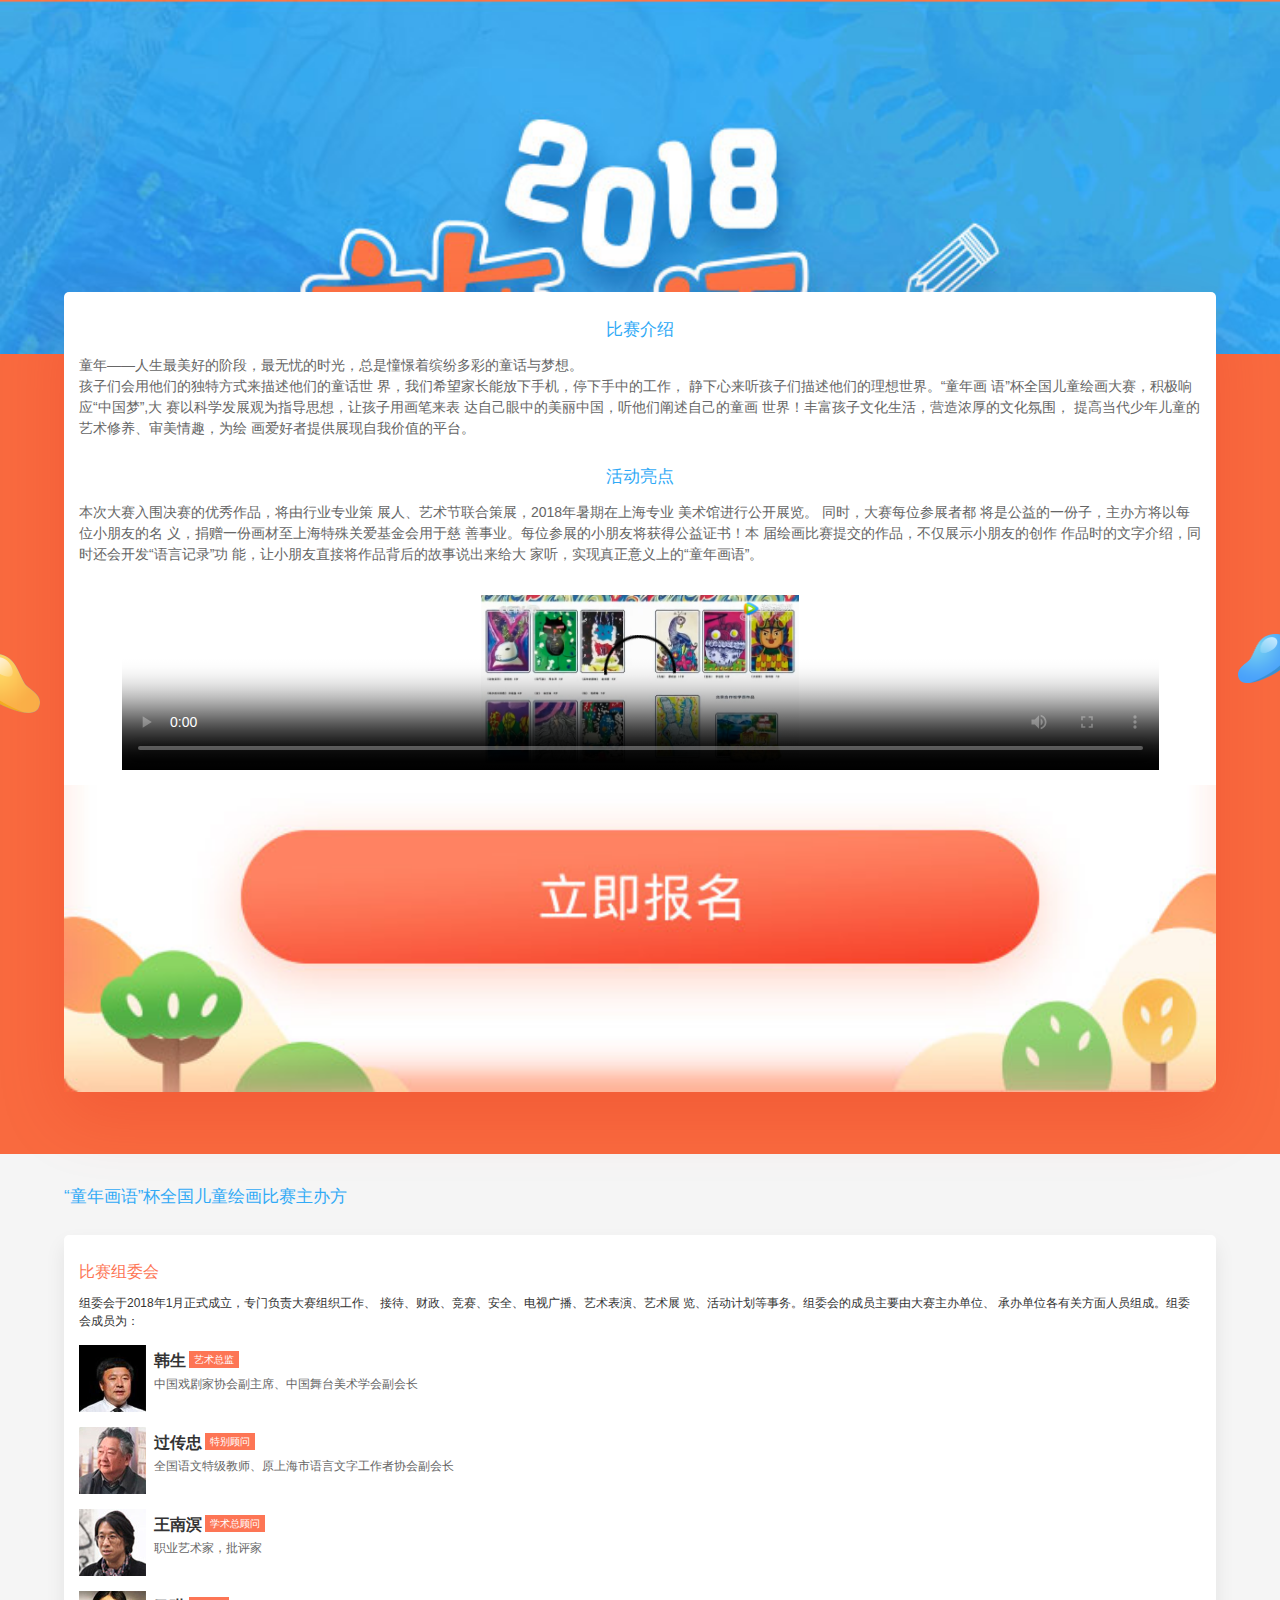
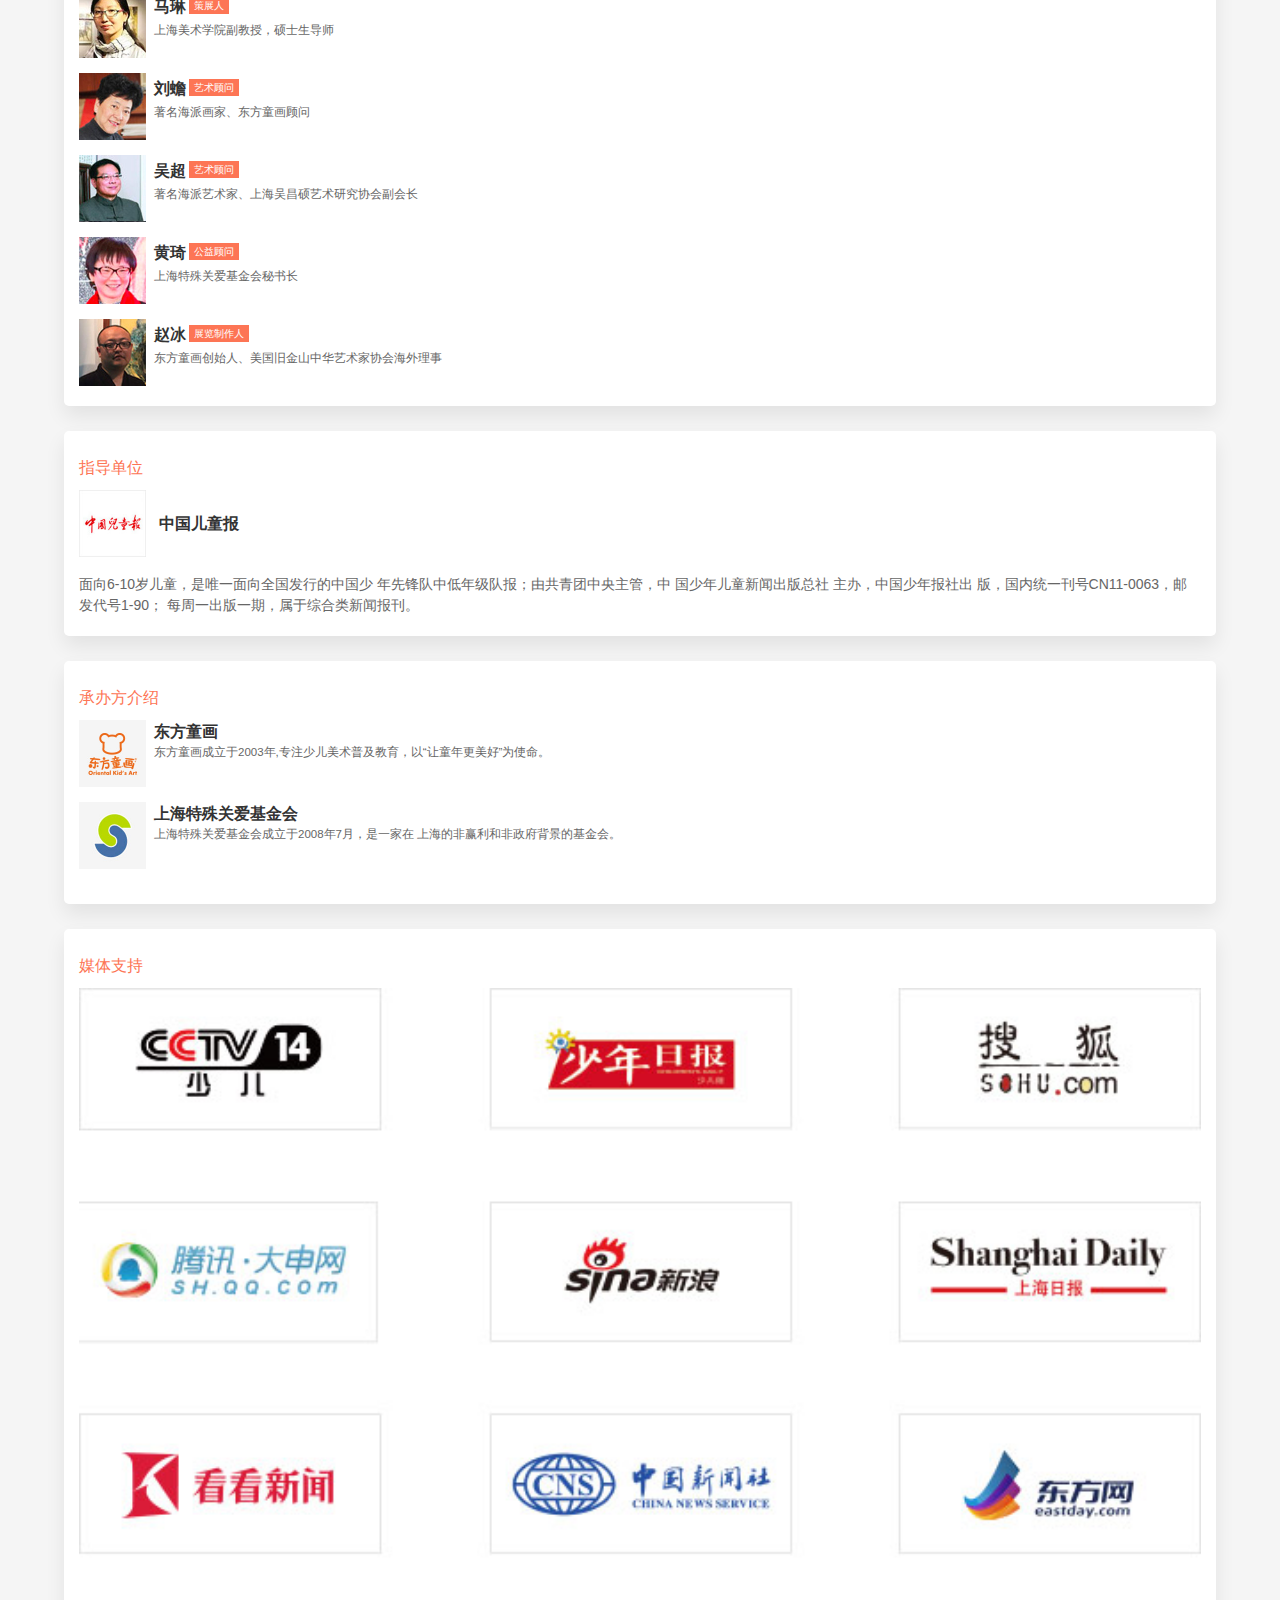
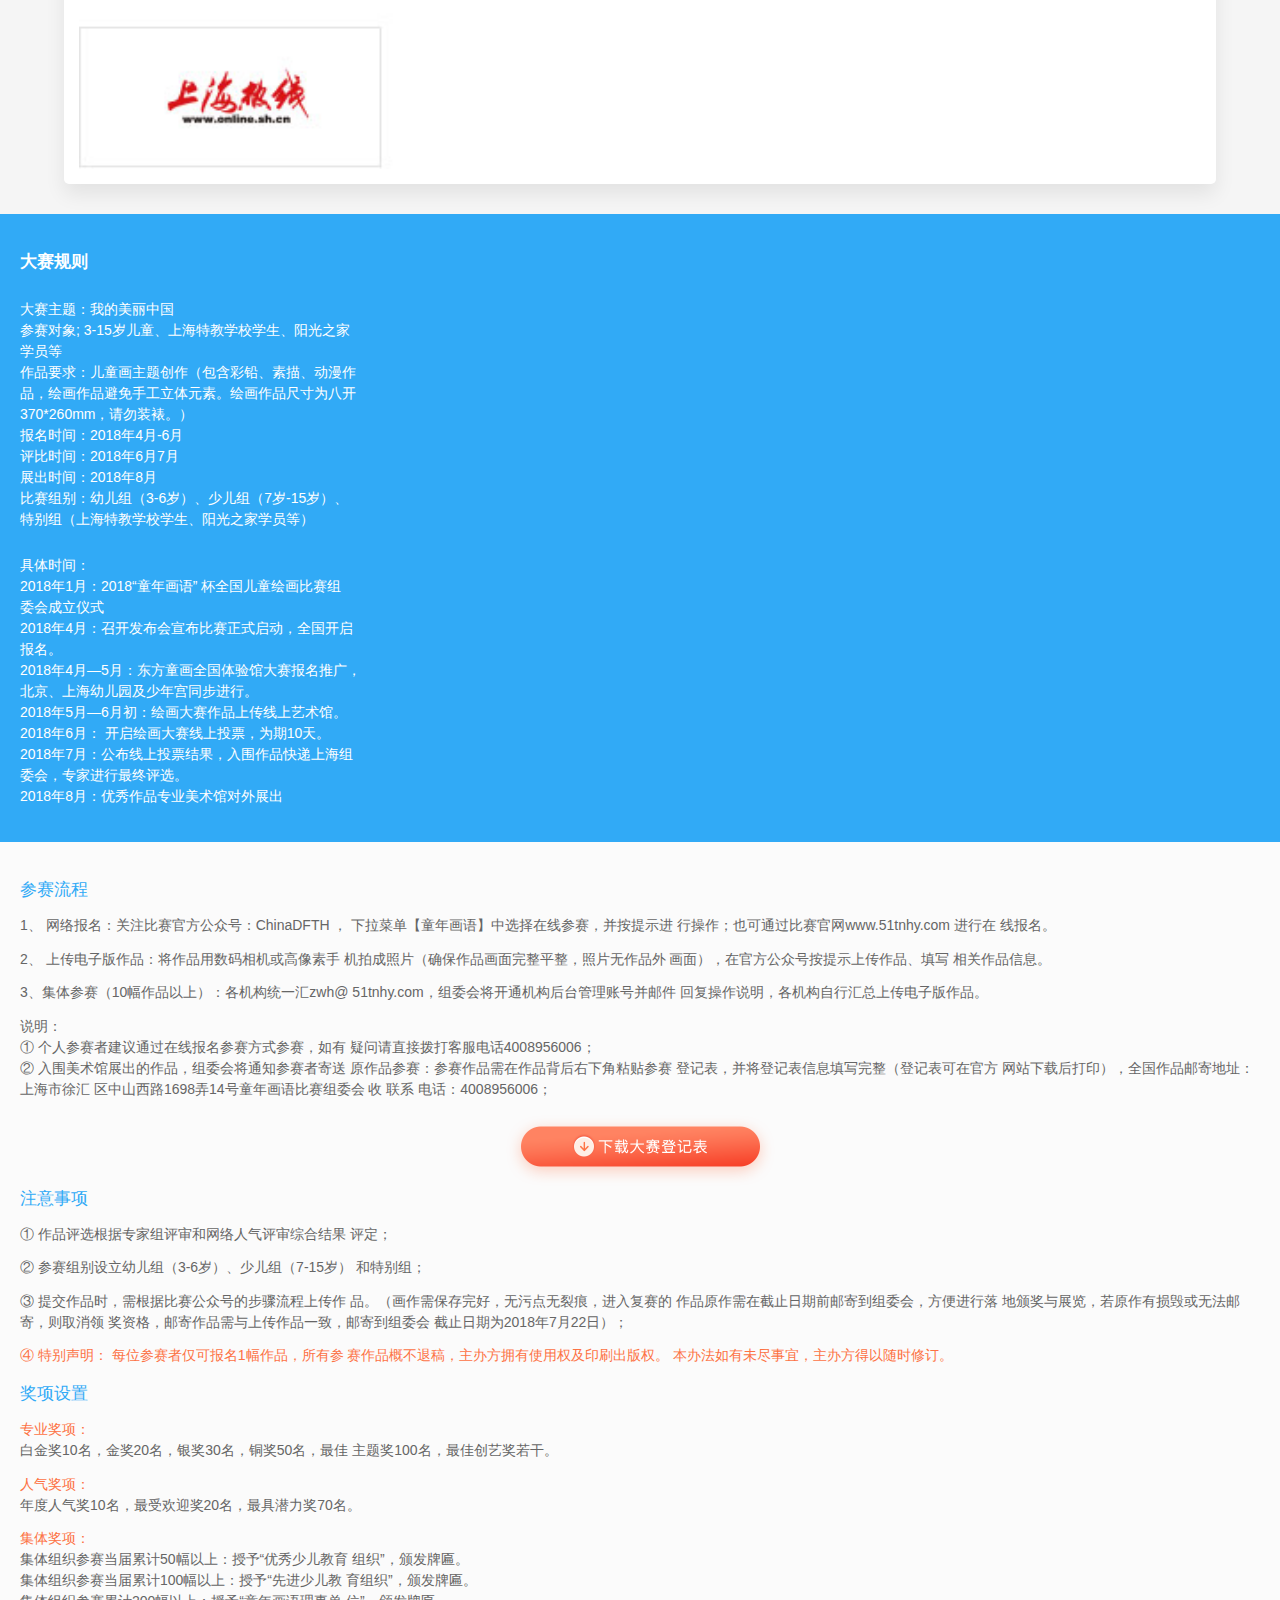
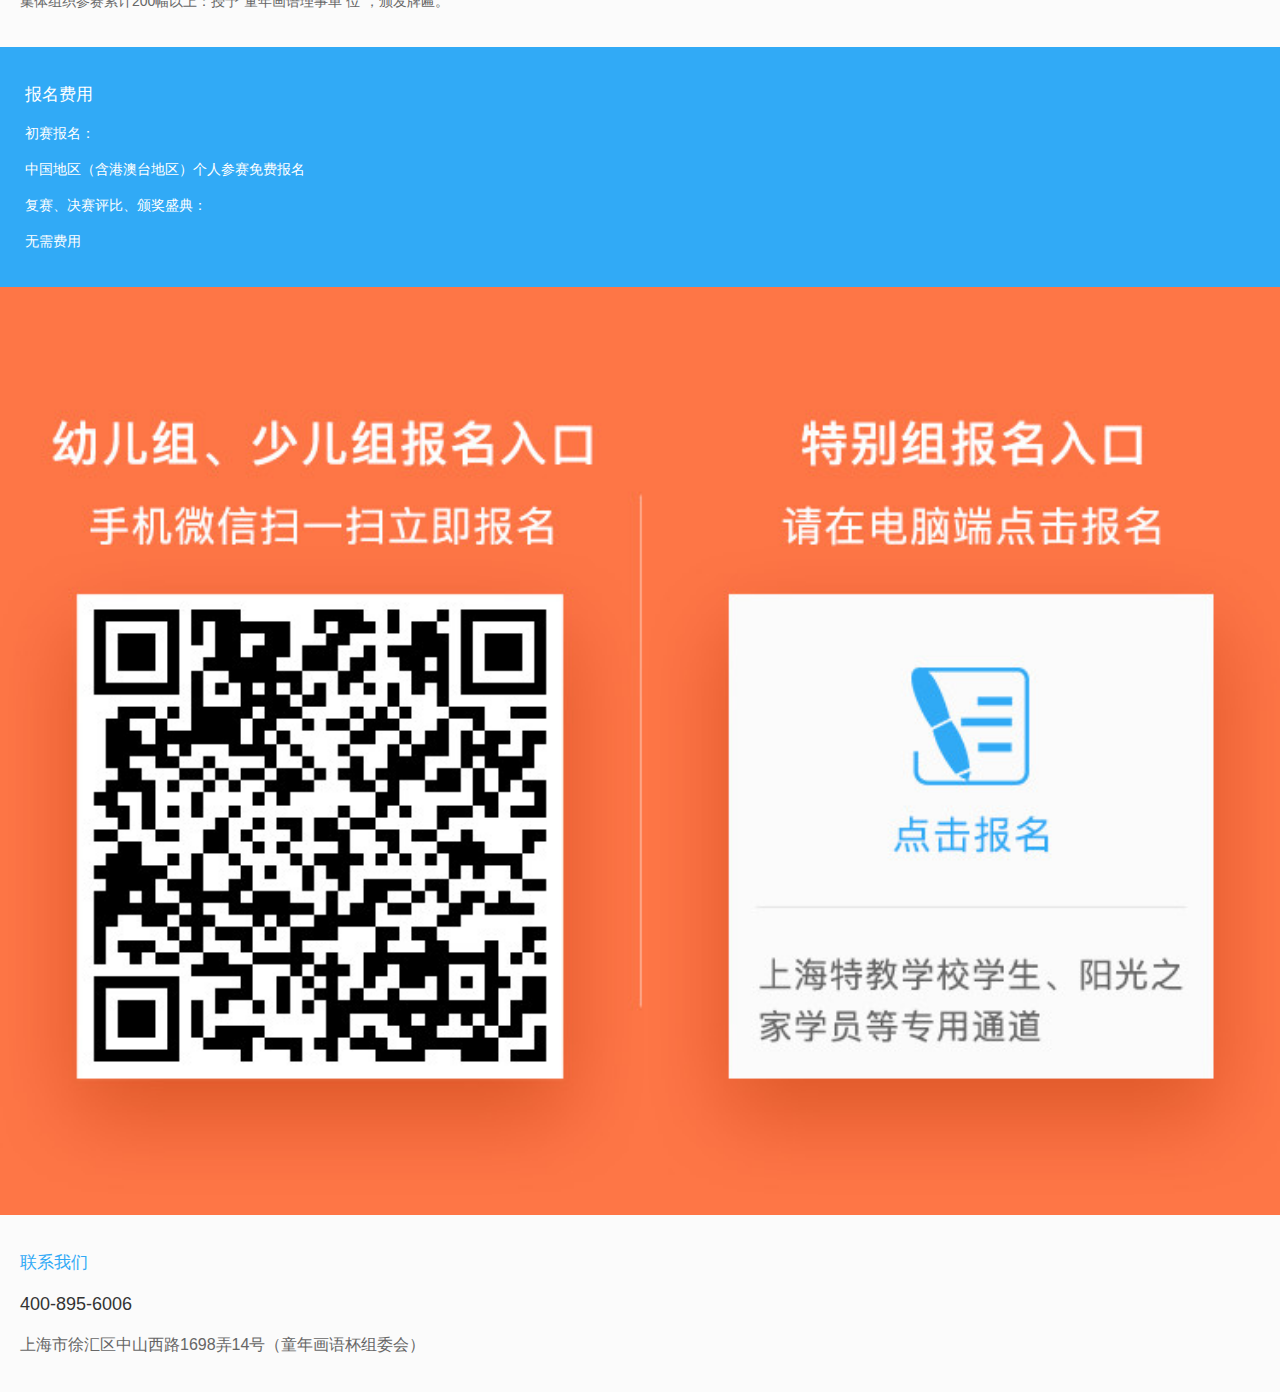
<file: matchmobile/index.html>
﻿<!DOCTYPE html>
<html lang="en">
<head>
    <meta charset="UTF-8">
    <meta name="viewport" content="width=device-width, initial-scale=1.0">
    <meta http-equiv="X-UA-Compatible" content="ie=edge">
    <title>童年画语杯</title>
    <script src="./scripts/jquery-1.9.1.min.js"></script>
    <link rel="stylesheet" href="./styles/core.css">
    <link rel="stylesheet" href="./styles/style.css">
    <script>!function(e){function t(a){if(i[a])return i[a].exports;var n=i[a]={exports:{},id:a,loaded:!1};return e[a].call(n.exports,n,n.exports,t),n.loaded=!0,n.exports}var i={};return t.m=e,t.c=i,t.p="",t(0)}([function(e,t){"use strict";Object.defineProperty(t,"__esModule",{value:!0});var i=window;t["default"]=i.flex=function(normal,e,t){var a=e||10,n=t||1,r=i.document,o=navigator.userAgent,d=o.match(/Android[\S\s]+AppleWebkit\/(\d{3})/i),l=o.match(/U3\/((\d+|\.){5,})/i),c=l&&parseInt(l[1].split(".").join(""),10)>=80,p=navigator.appVersion.match(/(iphone|ipad|ipod)/gi),s=i.devicePixelRatio||1;p||d&&d[1]>534||c||(s=1);var u=normal?1:1/s,m=r.querySelector('meta[name="viewport"]');m||(m=r.createElement("meta"),m.setAttribute("name","viewport"),r.head.appendChild(m)),m.setAttribute("content","width=device-width,user-scalable=no,initial-scale="+u+",maximum-scale="+u+",minimum-scale="+u),r.documentElement.style.fontSize=normal?"50px": a/2*s*n+"px"},e.exports=t["default"]}]);  flex(false,10, 1);</script>
</head>
<body>
    <div class="match">
        <div class="top">
            <div class="banner"></div>
            <div class="bg">
                <div class="intro">
                    <dl>
                        <dt class="tc">比赛介绍</dt>
                        <dd>童年——人生最美好的阶段，最无忧的时光，总是憧憬着缤纷多彩的童话与梦想。</dd>
                        <dd>孩子们会用他们的独特方式来描述他们的童话世
                        界，我们希望家长能放下手机，停下手中的工作，
                        静下心来听孩子们描述他们的理想世界。“童年画
                        语”杯全国儿童绘画大赛，积极响应“中国梦”,大
                        赛以科学发展观为指导思想，让孩子用画笔来表
                        达自己眼中的美丽中国，听他们阐述自己的童画
                        世界！丰富孩子文化生活，营造浓厚的文化氛围，
                        提高当代少年儿童的艺术修养、审美情趣，为绘
                        画爱好者提供展现自我价值的平台。</dd>
                    </dl>
                    <dl>
                        <dt class="tc">活动亮点</dt>
                        <dd>本次大赛入围决赛的优秀作品，将由行业专业策
                        展人、艺术节联合策展，2018年暑期在上海专业
                        美术馆进行公开展览。 同时，大赛每位参展者都
                        将是公益的一份子，主办方将以每位小朋友的名
                        义，捐赠一份画材至上海特殊关爱基金会用于慈
                        善事业。每位参展的小朋友将获得公益证书！本
                        届绘画比赛提交的作品，不仅展示小朋友的创作
                        作品时的文字介绍，同时还会开发“语言记录”功
                        能，让小朋友直接将作品背后的故事说出来给大
                        家听，实现真正意义上的“童年画语”。</dd>
                    </dl>
                    <div class="video-box">
                        <video poster="../matchmobile/images/video.jpg" controls src="http://ugcbsy.qq.com/l0628mbcgnr.mp4?sdtfrom=v1090&type=mp4&vkey=[base64]&platform=70202&br=85&fmt=hd&sp=0&charge=0&vip=0&guid=9C867C302C60D12F8169046D799B367199A452E9"></video>
                        <!--<img class="prev vm" src="../matchmobile/images/video.jpg" alt="">
                        <div class="mask">
                            <img class="play vm" src="../matchmobile/images/play.png" alt="">
                        </div>-->
                    </div>
                    <div class="intro-bottom">
                        <img class="bpic vm g10" src="../matchmobile/images/bottom.jpg" alt="">
                        <div class="play-btn"></div>
                    </div>
                </div>
                <img class="leaf1 vm" src="../matchmobile/images/leaf1.png" alt="">
                <img class="leaf2 vm" src="../matchmobile/images/leaf.png" alt="">
            </div>
        </div>
        <div class="people">
            <h2>“童年画语”杯全国儿童绘画比赛主办方</h2>
            <div class="part1 part">
                <div class="pbox">
                    <h3>比赛组委会</h3>
                    <p class="p1">组委会于2018年1月正式成立，专门负责大赛组织工作、
                    接待、财政、竞赛、安全、电视广播、艺术表演、艺术展
                    览、活动计划等事务。组委会的成员主要由大赛主办单位、
                    承办单位各有关方面人员组成。组委会成员为：</p>
                    <ul class="pcon">
                        <li class="plist clearfix">
                            <img class="vm fl" src="../matchmobile/images/pic1.jpg" alt="">
                            <div class="detail">
                                <p class="p1">
                                    <em class="name b">韩生</em>
                                    <i class="label">艺术总监</i>
                                </p>
                                <p class="p2">中国戏剧家协会副主席、中国舞台美术学会副会长</p>
                            </div>
                        </li>
                        <li class="plist clearfix">
                            <img class="vm fl" src="../matchmobile/images/pic2.jpg" alt="">
                            <div class="detail">
                                <p class="p1">
                                    <em class="name b">过传忠</em>
                                    <i class="label">特别顾问</i>
                                </p>
                                <p class="p2">全国语文特级教师、原上海市语言文字工作者协会副会长</p>
                            </div>
                        </li>
                        <li class="plist clearfix">
                            <img class="vm fl" src="../matchmobile/images/pic3.jpg" alt="">
                            <div class="detail">
                                <p class="p1">
                                    <em class="name b">王南溟</em>
                                    <i class="label">学术总顾问</i>
                                </p>
                                <p class="p2">职业艺术家，批评家</p>
                            </div>
                        </li>
                        <li class="plist clearfix">
                            <img class="vm fl" src="../matchmobile/images/pic4.jpg" alt="">
                            <div class="detail">
                                <p class="p1">
                                    <em class="name b">马琳</em>
                                    <i class="label">策展人</i>
                                </p>
                                <p class="p2">上海美术学院副教授，硕士生导师</p>
                            </div>
                        </li>
                        <li class="plist clearfix">
                            <img class="vm fl" src="../matchmobile/images/pic5.jpg" alt="">
                            <div class="detail">
                                <p class="p1">
                                    <em class="name b">刘蟾</em>
                                    <i class="label">艺术顾问</i>
                                </p>
                                <p class="p2">著名海派画家、东方童画顾问</p>
                            </div>
                        </li>
                        <li class="plist clearfix">
                            <img class="vm fl" src="../matchmobile/images/pic6.jpg" alt="">
                            <div class="detail">
                                <p class="p1">
                                    <em class="name b">吴超</em>
                                    <i class="label">艺术顾问</i>
                                </p>
                                <p class="p2">著名海派艺术家、上海吴昌硕艺术研究协会副会长</p>
                            </div>
                        </li>
                        <li class="plist clearfix">
                            <img class="vm fl" src="../matchmobile/images/pic7.jpg" alt="">
                            <div class="detail">
                                <p class="p1">
                                    <em class="name b">黄琦</em>
                                    <i class="label">公益顾问</i>
                                </p>
                                <p class="p2">上海特殊关爱基金会秘书长</p>
                            </div>
                        </li>
                        <li class="plist clearfix">
                            <img class="vm fl" src="../matchmobile/images/pic8.jpg" alt="">
                            <div class="detail">
                                <p class="p1">
                                    <em class="name b">赵冰</em>
                                    <i class="label">展览制作人</i>
                                </p>
                                <p class="p2">东方童画创始人、美国旧金山中华艺术家协会海外理事</p>
                            </div>
                        </li>
                    </ul>
                </div>
            </div>
            <div class="part2 part">
                <div class="pbox">
                    <h3>指导单位</h3>
                    <div class="pinner clearfix">
                        <img class="company vm fl" src="../matchmobile/images/company1.jpg" alt="">
                        <p class="p1">中国儿童报</p>
                    </div>
                    <p class="desc">面向6-10岁儿童，是唯一面向全国发行的中国少
                    年先锋队中低年级队报；由共青团中央主管，中
                    国少年儿童新闻出版总社 主办，中国少年报社出
                    版，国内统一刊号CN11-0063，邮发代号1-90；
                    每周一出版一期，属于综合类新闻报刊。</p>
                </div>
            </div>
            <div class="part3 part">
                <div class="pbox">
                    <h3>承办方介绍</h3>
                    <ul class="support">
                        <li class="slist clearfix">
                            <img class="vm fl" src="../matchmobile/images/company2.jpg" alt="">
                            <div class="detail">
                                <p class="p1 b">东方童画</p>
                                <p class="p2">东方童画成立于2003年,专注少儿美术普及教育，以“让童年更美好”为使命。</p>
                            </div>
                        </li>
                        <li class="slist clearfix">
                            <img class="vm fl" src="../matchmobile/images/company3.jpg" alt="">
                            <div class="detail">
                                <p class="p1 b">上海特殊关爱基金会</p>
                                <p class="p2">上海特殊关爱基金会成立于2008年7月，是一家在 上海的非赢利和非政府背景的基金会。</p>
                            </div>
                        </li>
                    </ul>
                </div>
            </div>
            <div class="part4 part">
                <div class="pbox">
                    <h3>媒体支持</h3>
                    <img class="vm g10 cpist" src="../matchmobile/images/companylist.jpg" alt="">
                </div>
            </div>
        </div>
        <div class="rules">
            <h2>大赛规则</h2>
            <p class="p1">
                大赛主题：我的美丽中国<br>
                参赛对象; 3-15岁儿童、上海特教学校学生、阳光之家<br>
                学员等<br>
                作品要求：儿童画主题创作（包含彩铅、素描、动漫作<br>
                品，绘画作品避免手工立体元素。绘画作品尺寸为八开<br>
                370*260mm，请勿装裱。）<br>
                报名时间：2018年4月-6月<br>
                评比时间：2018年6月7月<br>
                展出时间：2018年8月<br>
                比赛组别：幼儿组（3-6岁）、少儿组（7岁-15岁）、<br>
                特别组（上海特教学校学生、阳光之家学员等）
            </p>
            <p class="p1">
                具体时间：<br>
                2018年1月：2018“童年画语” 杯全国儿童绘画比赛组<br>
                委会成立仪式<br>
                2018年4月：召开发布会宣布比赛正式启动，全国开启<br>
                报名。<br>
                2018年4月—5月：东方童画全国体验馆大赛报名推广，<br>
                北京、上海幼儿园及少年宫同步进行。<br>
                2018年5月—6月初：绘画大赛作品上传线上艺术馆。<br>
                2018年6月： 开启绘画大赛线上投票，为期10天。<br>
                2018年7月：公布线上投票结果，入围作品快递上海组<br>
                委会，专家进行最终评选。<br>
                2018年8月：优秀作品专业美术馆对外展出
            </p>
        </div>
        <div class="progress">
            <h3>参赛流程</h3>
            <p class="p1">1、 网络报名：关注比赛官方公众号：ChinaDFTH ，
            下拉菜单【童年画语】中选择在线参赛，并按提示进
            行操作；也可通过比赛官网www.51tnhy.com 进行在
            线报名。</p>
            <p class="p1">
            2、 上传电子版作品：将作品用数码相机或高像素手
            机拍成照片（确保作品画面完整平整，照片无作品外
            画面），在官方公众号按提示上传作品、填写
            相关作品信息。
            </p>
            <p class="p1">3、集体参赛（10幅作品以上）：各机构统一汇zwh@
            51tnhy.com，组委会将开通机构后台管理账号并邮件
            回复操作说明，各机构自行汇总上传电子版作品。</p>
            <p class="p1">
            说明：<br>
            ① 个人参赛者建议通过在线报名参赛方式参赛，如有
            疑问请直接拨打客服电话4008956006；<br>
            ② 入围美术馆展出的作品，组委会将通知参赛者寄送
            原作品参赛：参赛作品需在作品背后右下角粘贴参赛
            登记表，并将登记表信息填写完整（登记表可在官方
            网站下载后打印），全国作品邮寄地址：上海市徐汇
            区中山西路1698弄14号童年画语比赛组委会 收  联系
            电话：4008956006；</p>
            <div class="download">
                <a class="block" href="http://www.dfth.com/file/pic542.zip">
                    <img class="dm vm" src="../matchmobile/images/download.png" alt="">
                </a>
            </div>
            <h3>注意事项</h3>
            <p class="p1">
                ① 作品评选根据专家组评审和网络人气评审综合结果
                评定；
            </p>
            <p class="p1">② 参赛组别设立幼儿组（3-6岁）、少儿组（7-15岁）
            和特别组；</p>
            <p class="p1">
                ③ 提交作品时，需根据比赛公众号的步骤流程上传作
                品。（画作需保存完好，无污点无裂痕，进入复赛的
                作品原作需在截止日期前邮寄到组委会，方便进行落
                地颁奖与展览，若原作有损毁或无法邮寄，则取消领
                奖资格，邮寄作品需与上传作品一致，邮寄到组委会
                截止日期为2018年7月22日）；
            </p>
            <p class="p1 p2">
                ④ 特别声明： 每位参赛者仅可报名1幅作品，所有参
                赛作品概不退稿，主办方拥有使用权及印刷出版权。
                本办法如有未尽事宜，主办方得以随时修订。
            </p>
            <h3 class="price">奖项设置</h3>
            <div class="p1">
                <p class="p3">专业奖项： </p>
                <p class="p4">白金奖10名，金奖20名，银奖30名，铜奖50名，最佳
                主题奖100名，最佳创艺奖若干。</p>
            </div>
            <div class="p1">
                <p class="p3">人气奖项： </p>
                <p class="p4">年度人气奖10名，最受欢迎奖20名，最具潜力奖70名。</p>
            </div>
            <div class="p1">
                <p class="p3">集体奖项： </p>
                <p class="p4">
                    集体组织参赛当届累计50幅以上：授予“优秀少儿教育
                    组织”，颁发牌匾。<br>
                    集体组织参赛当届累计100幅以上：授予“先进少儿教
                    育组织”，颁发牌匾。<br>
                    集体组织参赛累计200幅以上：授予“童年画语理事单
                    位”，颁发牌匾。
                </p>
            </div>
        </div>
        <div class="money">
            <h2>报名费用</h2>
            <div class="p1">
                <p class="p2">初赛报名：</p>
                <p class="p2">中国地区（含港澳台地区）个人参赛免费报名　</p>
                <p class="p2">复赛、决赛评比、颁奖盛典：</p>
                <p class="p2">无需费用</p>
            </div>
        </div>
        <div class="apply">
            <img class="vm g10" src="../matchmobile/images/part.jpg" alt="">
            <div class="tips-btn"></div>
        </div>
        <div class="connact">
            <p class="p1">联系我们</p>
            <a href="tel:4008956006">400-895-6006</a>
            <p class="p2">上海市徐汇区中山西路1698弄14号（童年画语杯组委会）</p>
        </div>
    </div>
    <div class="msg">
        <p class="p1">请在电脑端打开</p>
    </div>
    
    
    <script>
        $(function(){
            $('.play-btn').on('click',function(){
                var stop = $('.connact').offset().top;
                $('body,html').animate({scrollTop:stop},800);
            });
            $('.tips-btn').on('click',function(){
                $('.msg').addClass('msg-on');
                setTimeout(function() {
                    $('.msg').removeClass('msg-on');
                }, 2000);
            })
        })
    </script>
</body>
</html>
</file>
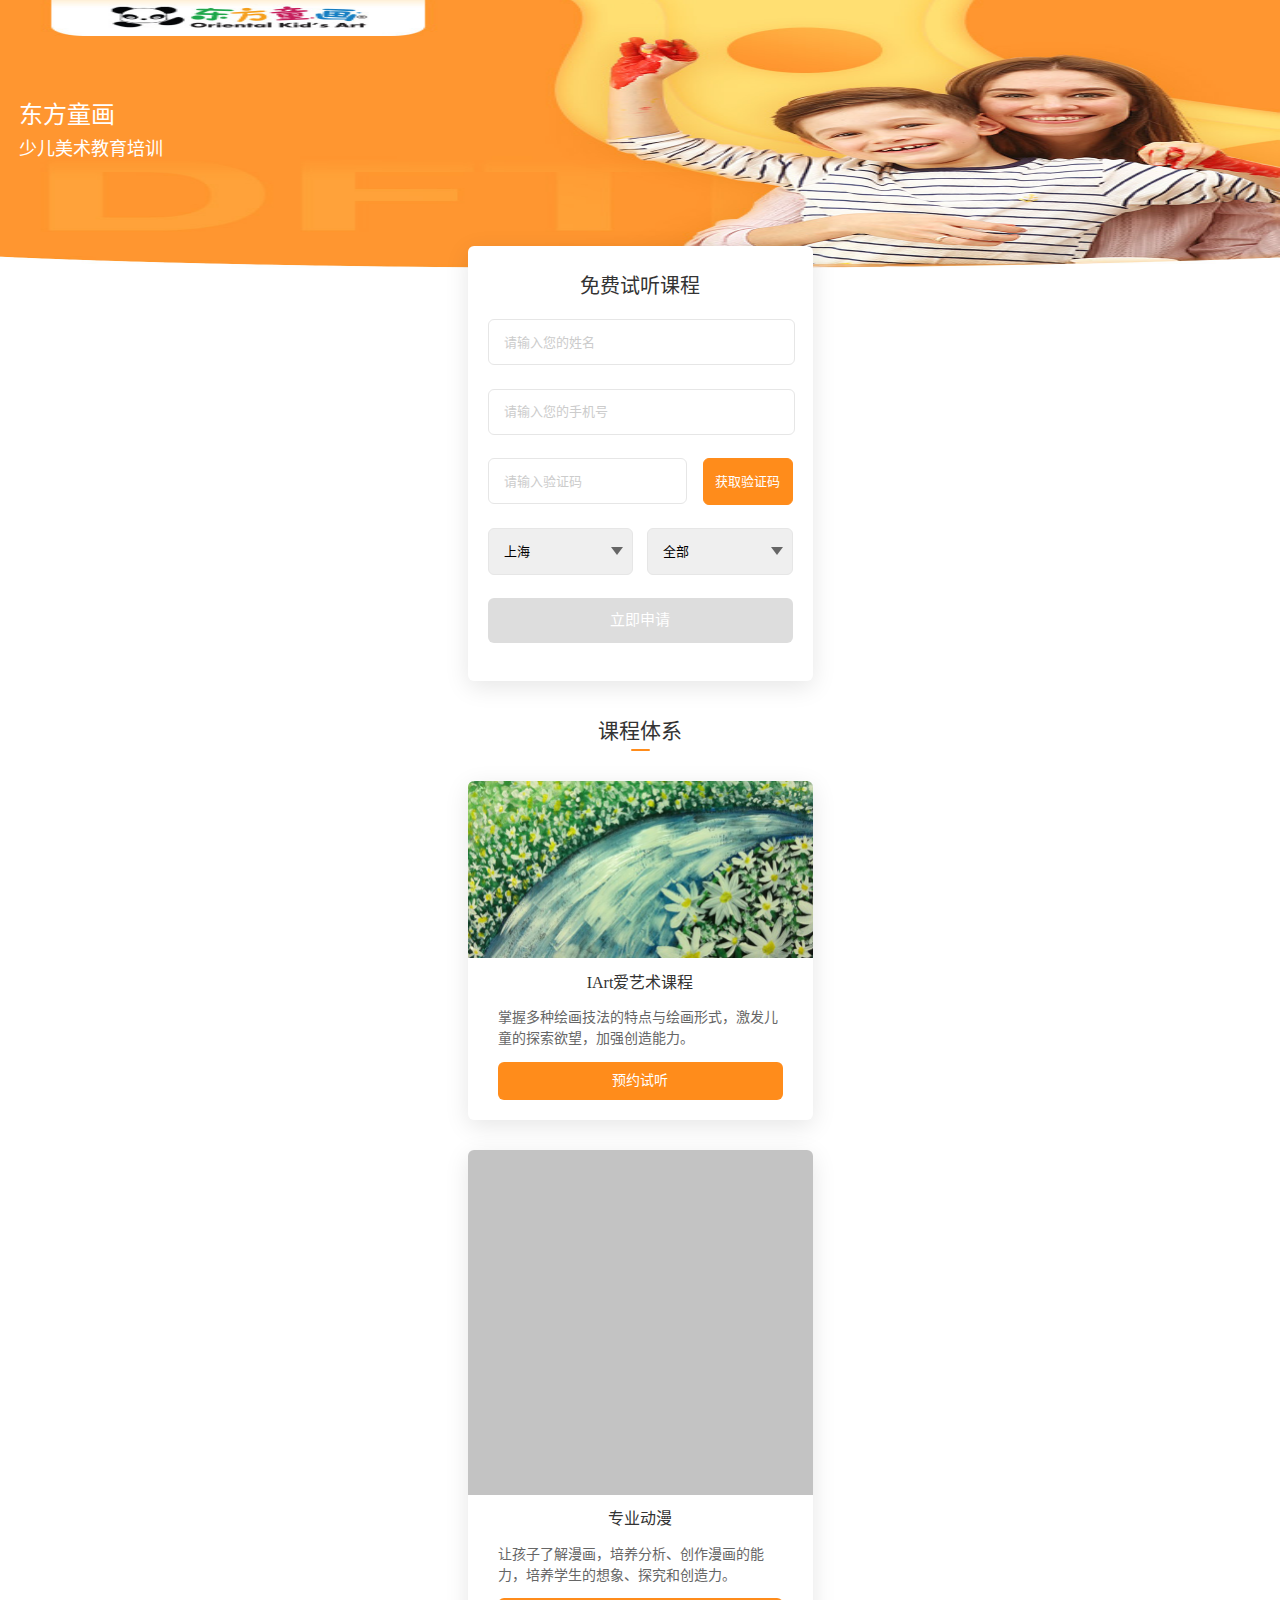
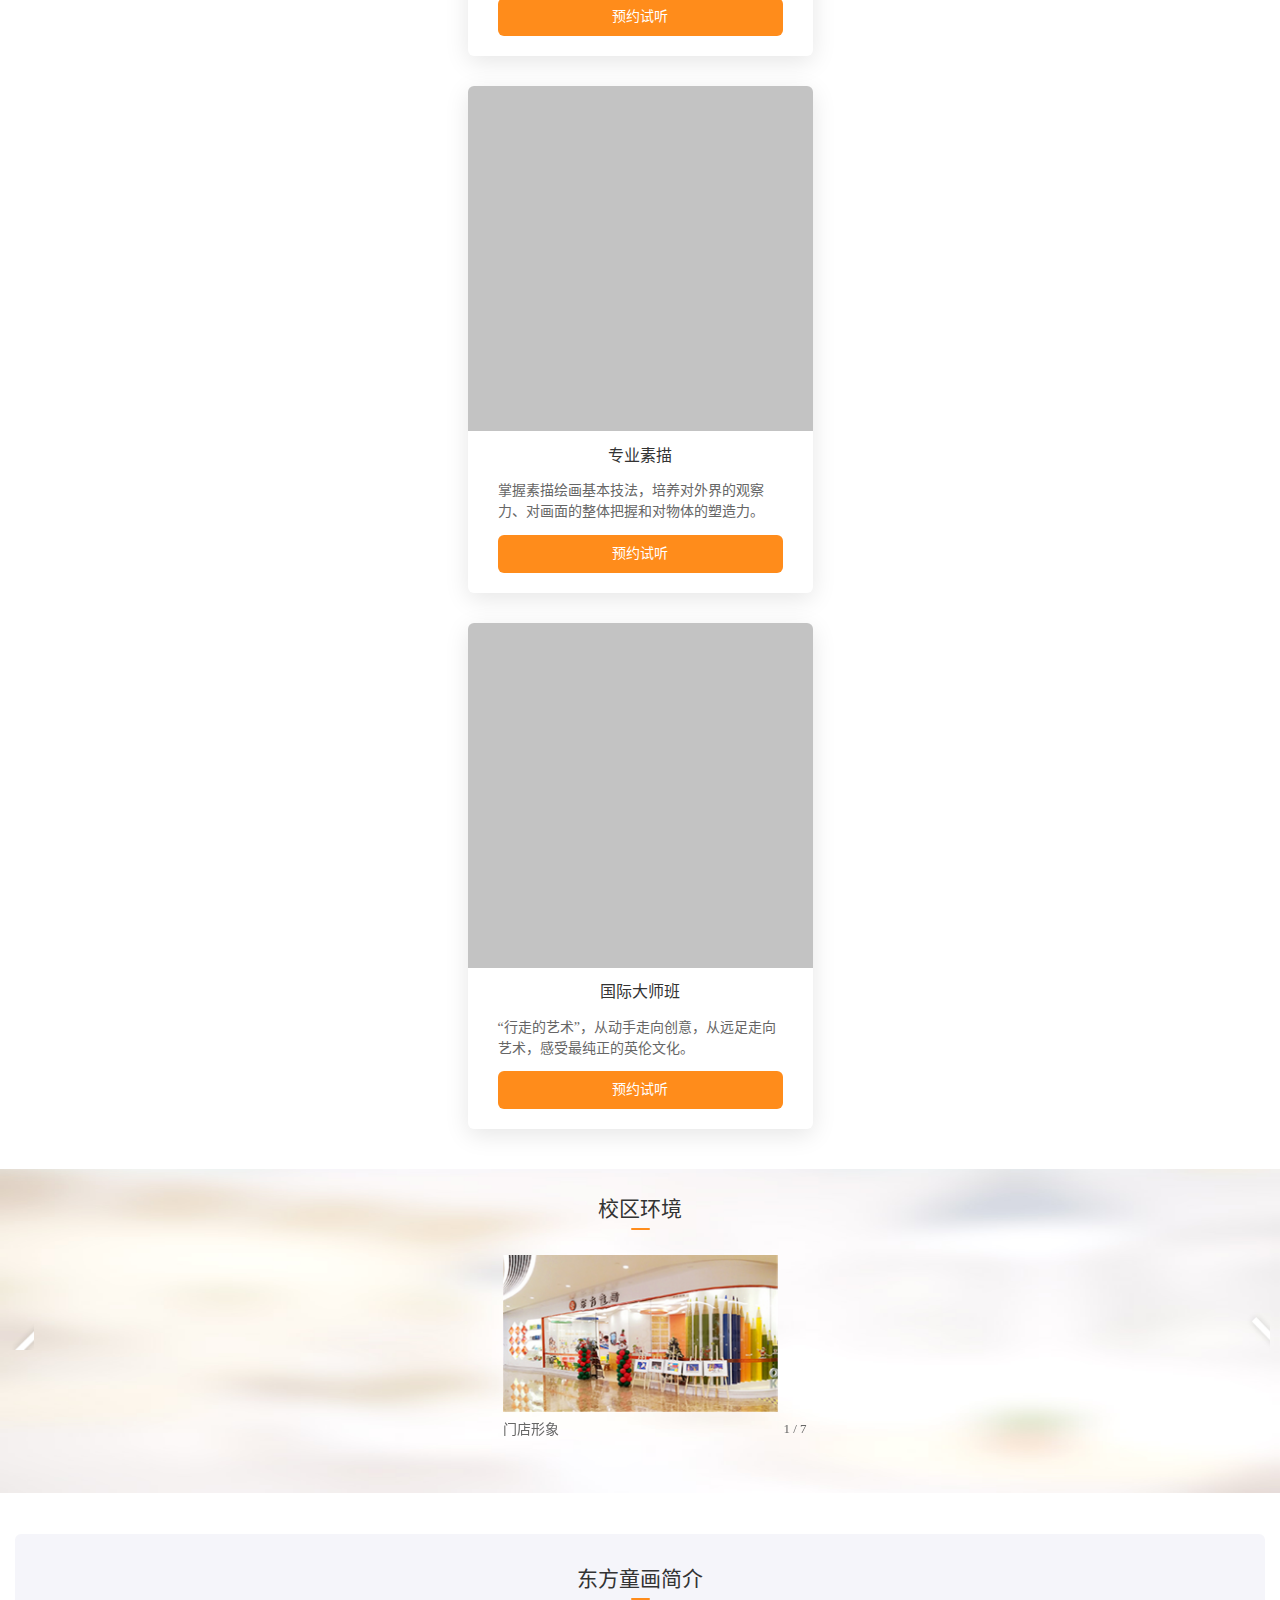
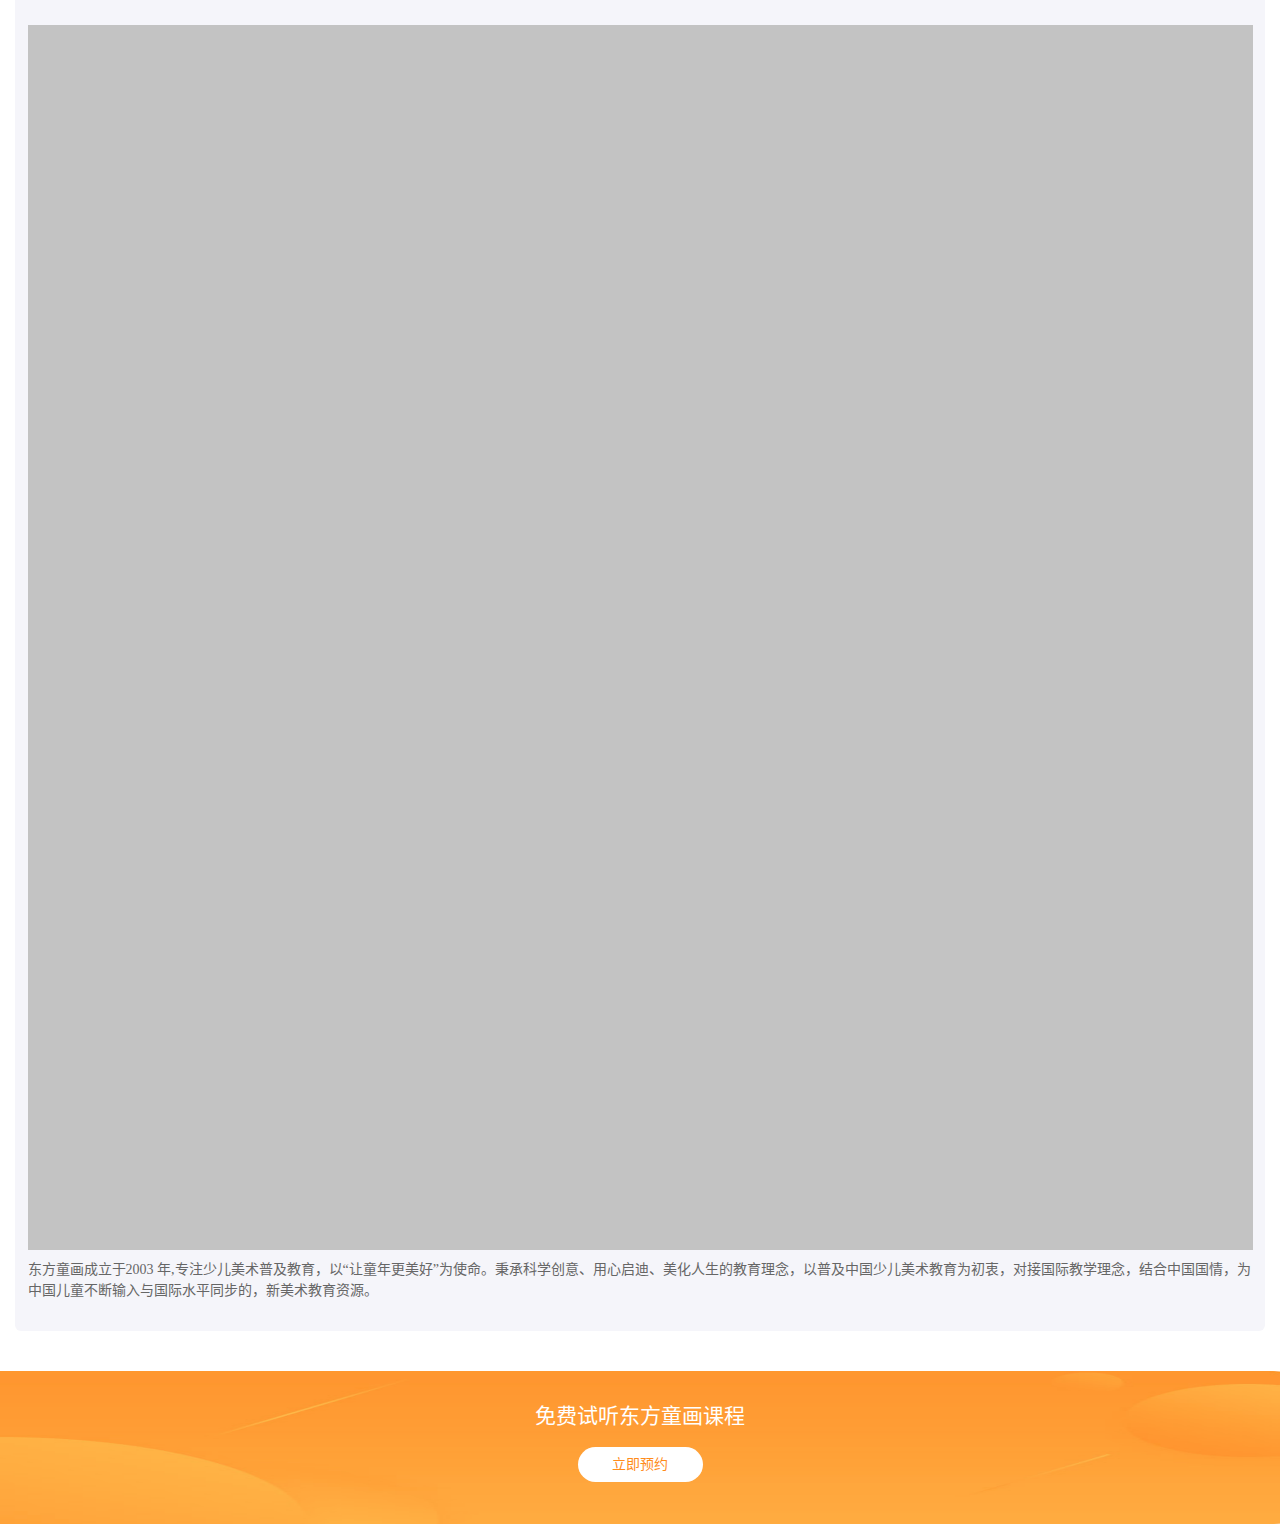
<file: mobile/market.html>
<!DOCTYPE html>
<html lang="zh-cn" class="marketHtml">
<head>
	<title>东方童画-市场推广</title>
	<meta charset="utf-8" />
	<meta name="keywords" content="" />
	<meta name="description" content="" />
	<meta content="width=device-width, initial-scale=1.0, maximum-scale=1.0, user-scalable=0" name="viewport" />
	<meta name="format-detection" content="telephone=no" />
    <link rel="stylesheet" href="styles/core.css">
    <link rel="stylesheet" href="styles/swiper.min.css">
    <link rel="stylesheet" href="styles/style.css">
    <script src="scripts/swiper.min.js"></script>
    <script src="scripts/jquery-2.1.1.min.js"></script>
    <script src="scripts/jquery.lazyload.min.js"></script>
    <script src="scripts/script.js"></script>
    <script>!function(e){function t(a){if(i[a])return i[a].exports;var n=i[a]={exports:{},id:a,loaded:!1};return e[a].call(n.exports,n,n.exports,t),n.loaded=!0,n.exports}var i={};return t.m=e,t.c=i,t.p="",t(0)}([function(e,t){"use strict";Object.defineProperty(t,"__esModule",{value:!0});var i=window;t["default"]=i.flex=function(normal,e,t){var a=e||10,n=t||1,r=i.document,o=navigator.userAgent,d=o.match(/Android[\S\s]+AppleWebkit\/(\d{3})/i),l=o.match(/U3\/((\d+|\.){5,})/i),c=l&&parseInt(l[1].split(".").join(""),10)>=80,p=navigator.appVersion.match(/(iphone|ipad|ipod)/gi),s=i.devicePixelRatio||1;p||d&&d[1]>534||c||(s=1);var u=normal?1:1/s,m=r.querySelector('meta[name="viewport"]');m||(m=r.createElement("meta"),m.setAttribute("name","viewport"),r.head.appendChild(m)),m.setAttribute("content","width=device-width,user-scalable=no,initial-scale="+u+",maximum-scale="+u+",minimum-scale="+u),r.documentElement.style.fontSize=normal?"50px": a/2*s*n+"px"},e.exports=t["default"]}]);  flex(false,10, 1);</script>
</head>
<body class="market-body">
	<div class="w pf market-index">
        <div class="banner">
            <h2>东方童画</h2>
            <p class="p1">少儿美术教育培训</p>
        </div>

        <div class="content">
            <div class="art-pop border apply-listen">
                <div class="listen-con clearfix">
                    <div class="table fr">
                        <h2 class="tc">免费试听课程</h2>
                        <div class="listen-group">
                            <div class="infor-box">
                                <div class="infor-item">
                                    <input type="text" class="name" name="" placeholder="请输入您的姓名" value="">
                                    <p class="hint">姓名格式错误</p>
                                </div>
                                <div class="infor-item">
                                    <input type="text" class="phone" name="" placeholder="请输入您的手机号" maxlength="11" value="">
                                    <p class="hint">手机号格式错误</p>
                                </div>
                                <div class="infor-item">
                                    <div class="code-box clearfix">
                                        <input type="text" class="code fl" name="" placeholder="请输入验证码" maxlength="4">
                                        <div class="code-btn fr">
                                            <p class="p1 pointer">获取验证码</p>
                                            <p class="p2 hide"><i>60</i>后重发</p>
                                        </div>
                                    </div>
                                    <p class="hint">验证码错误</p>
                                </div>
                                <div class="infor-item">
                                    <div class="select-box clearfix place">
                                        <div class="city-box fl">
                                            <select class="city1">
                                                <option value="31">上海</option>
                                            </select>
                                            <img class="down-icon block" src="images/down.png" alt="">
                                        </div>
                                        <div class="city-box fr">
                                            <select class="city2">
                                                <option value="">全部</option>
                                                <option value="3104">徐汇</option>
                                                <option value="3101">黄浦</option>
                                                <option value="3105">长宁</option>
                                                <option value="3107">普陀</option>
                                                <option value="3108">闸北</option>
                                                <option value="3109">虹口</option>
                                                <option value="3110">杨浦</option>
                                                <option value="3112">闵行</option>
                                                <option value="3113">宝山</option>
                                                <option value="3114">嘉定</option>
                                                <option value="3115">浦东</option>
                                                <option value="3117">松江</option>
                                                <option value="3125">南汇</option>
                                                <option value="3126">奉贤</option>
                                                <option value="3129">青浦</option>
                                                <option value="3130">崇明</option>
                                            </select>
                                            <img class="down-icon block" src="images/down.png" alt="">
                                        </div>
                                    </div>
                                    <p class="hint">上课区域不能为空</p>
                                </div>
                            </div>
                            <p class="refer">立即申请</p>
                        </div>
                    </div>
                </div>
            </div>

            <div class="lesson-box">
                <h2 class="tc">课程体系</h2>
                <div class="shape"></div>
                <ul class="lesson-con">
                    <li class="lesson-list border">
                        <img class="market-pic block vm lazy" data-original="images/market1.jpg" alt="">
                        <h3 class="tc">IArt爱艺术课程</h3>
                        <p class="desc">掌握多种绘画技法的特点与绘画形式，激发儿童的探索欲望，加强创造能力。</p>
                        <p class="listen-btn">预约试听</p>
                    </li>
                    <li class="lesson-list border">
                        <img class="market-pic block vm lazy" data-original="images/market2.jpg" alt="">
                        <h3 class="tc">专业动漫</h3>
                        <p class="desc">让孩子了解漫画，培养分析、创作漫画的能力，培养学生的想象、探究和创造力。</p>
                        <p class="listen-btn">预约试听</p>
                    </li>
                    <li class="lesson-list border">
                        <img class="market-pic block vm lazy" data-original="images/market3.jpg" alt="">
                        <h3 class="tc">专业素描</h3>
                        <p class="desc">掌握素描绘画基本技法，培养对外界的观察力、对画面的整体把握和对物体的塑造力。</p>
                        <p class="listen-btn">预约试听</p>
                    </li>
                    <li class="lesson-list border">
                        <img class="market-pic block vm lazy" data-original="images/market4.jpg" alt="">
                        <h3 class="tc">国际大师班</h3>
                        <p class="desc">“行走的艺术”，从动手走向创意，从远足走向艺术，感受最纯正的英伦文化。</p>
                        <p class="listen-btn">预约试听</p>
                    </li>
                </ul>
            </div>

            <div class="enviroment">
                <h2 class="tc">校区环境</h2>
                <div class="shape"></div>
                <!-- Swiper -->
                <div class="swiper-container">
                    <div class="swiper-wrapper">
                        <div class="swiper-slide">
                            <div class="chart">
                                <img class="swiper-pic block vm g10" src="images/enviroment1.jpg" alt="">
                                <p class="title">门店形象</p>
                            </div>
                        </div>
                        <div class="swiper-slide">
                            <div class="chart">
                                <img class="swiper-pic block vm g10" src="images/enviroment2.jpg" alt="">
                                <p class="title">门店教室</p>
                            </div>
                        </div>
                        <div class="swiper-slide">
                            <div class="chart">
                                <img class="swiper-pic block vm g10" src="images/enviroment3.jpg" alt="">
                                <p class="title">门店教室</p>
                            </div>
                        </div>>
                        <div class="swiper-slide">
                            <div class="chart">
                                <img class="swiper-pic block vm g10" src="images/enviroment4.jpg" alt="">
                                <p class="title">门店前台</p>
                            </div>
                        </div>
                        <div class="swiper-slide">
                            <div class="chart">
                                <img class="swiper-pic block vm g10" src="images/enviroment5.jpg" alt="">
                                <p class="title">门店走廊</p>
                            </div>
                        </div>
                        <div class="swiper-slide">
                            <div class="chart">
                                <img class="swiper-pic block vm g10" src="images/enviroment6.jpg" alt="">
                                <p class="title">门店走廊</p>
                            </div>
                        </div>
                        <div class="swiper-slide">
                            <div class="chart">
                                <img class="swiper-pic block vm g10" src="images/enviroment7.jpg" alt="">
                                <p class="title">门店形象</p>
                            </div>
                        </div>
                    </div>
                </div>
                <!-- Add Arrows -->
                <div class="swiper-button-next">
                </div>
                <div class="swiper-button-prev">
                </div>
                <!-- Add Pagination -->
                <div class="swiper-pagination" id="sp"></div>
            </div>

            <div class="intro">
                <div class="intro-con">
                    <h2 class="tc">东方童画简介</h2>
                    <div class="shape"></div>
                    <img class="block vm lazy intro-pic" data-original="images/market5.jpg" alt="">
                    <p class="desc">东方童画成立于2003 年,专注少儿美术普及教育，以“让童年更美好”为使命。秉承科学创意、用心启迪、美化人生的教育理念，以普及中国少儿美术教育为初衷，对接国际教学理念，结合中国国情，为中国儿童不断输入与国际水平同步的，新美术教育资源。 </p>
                </div>
            </div>

            <div class="bottom">
                <p class="text tc">免费试听东方童画课程</p>
                <p class="listen-btn tc">立即预约</p>
            </div>
        </div>
        
	</div>

    <div class="nav pf">
        <a href="tel:400-895-6006" class="block"><img class="phone-icon vm block" src="images/market-icon1.png" alt=""></a>
        <img class="market-icon vm block listen-btn" src="images/market-icon2.png" alt="">
    </div>

    <div class="apply-pop">
		<div class="sign-success sign-box hide pop-success">
			<div class="sign-info">
				<img class="success-icon vm" src="images/success.png" alt="">
				<h2>申请成功</h2>
				<p class="p1">请保持电话畅通，稍后我们将于你联系</p>
				<div class="sign-btn1 sign-btn">
					<a>确定</a>
				</div>
			</div>
		</div>

		<div class="sign-failed sign-box hide pop-fail">
			<div class="sign-info">
				<img class="success-icon vm" src="images/failed.png" alt="">
				<h2>申请失败</h2>
				<p class="p4"></p>
				<div class="sign-btn1 sign-btn">
					<a>重新申请</a>
				</div>
			</div>
		</div>
	</div>

    <div class="session hide"></div>
    <script src="https://s19.cnzz.com/z_stat.php?id=1271618187&web_id=1271618187" language="JavaScript"></script>

</body>
</html>
</file>
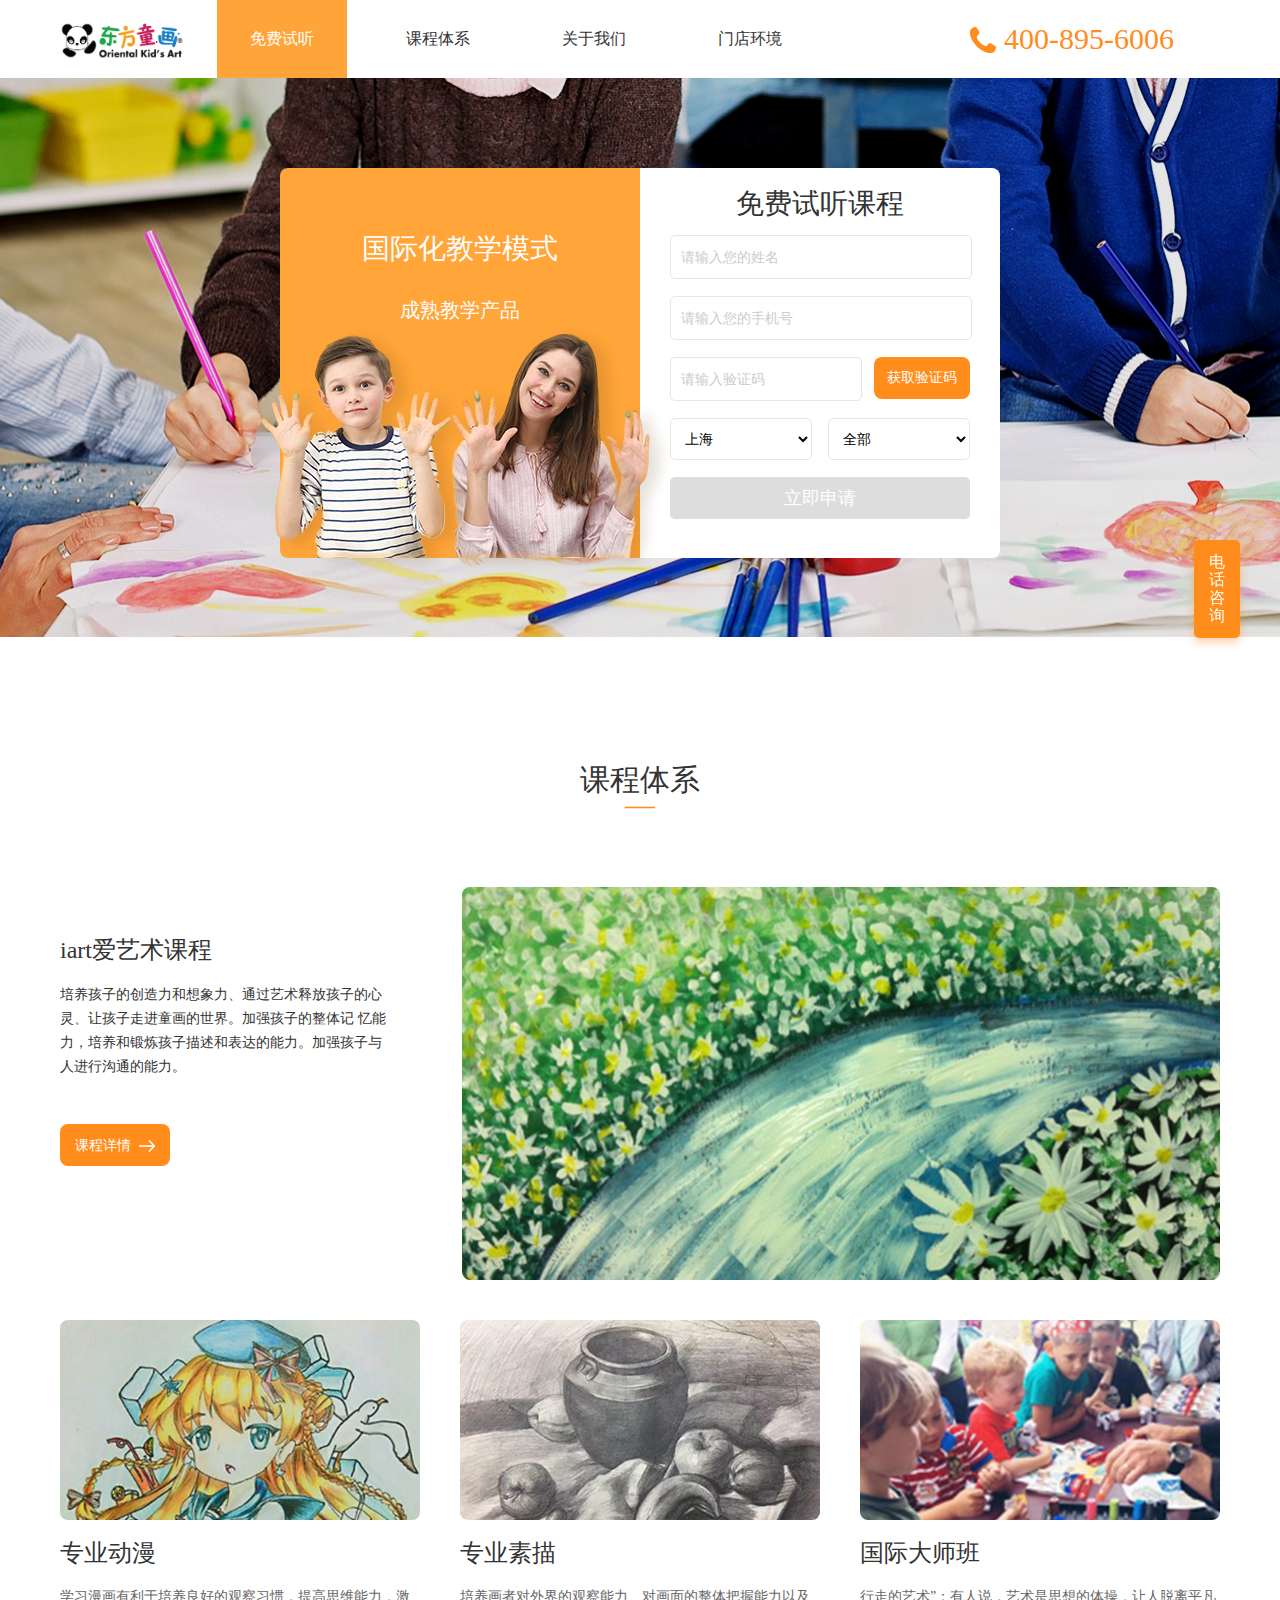
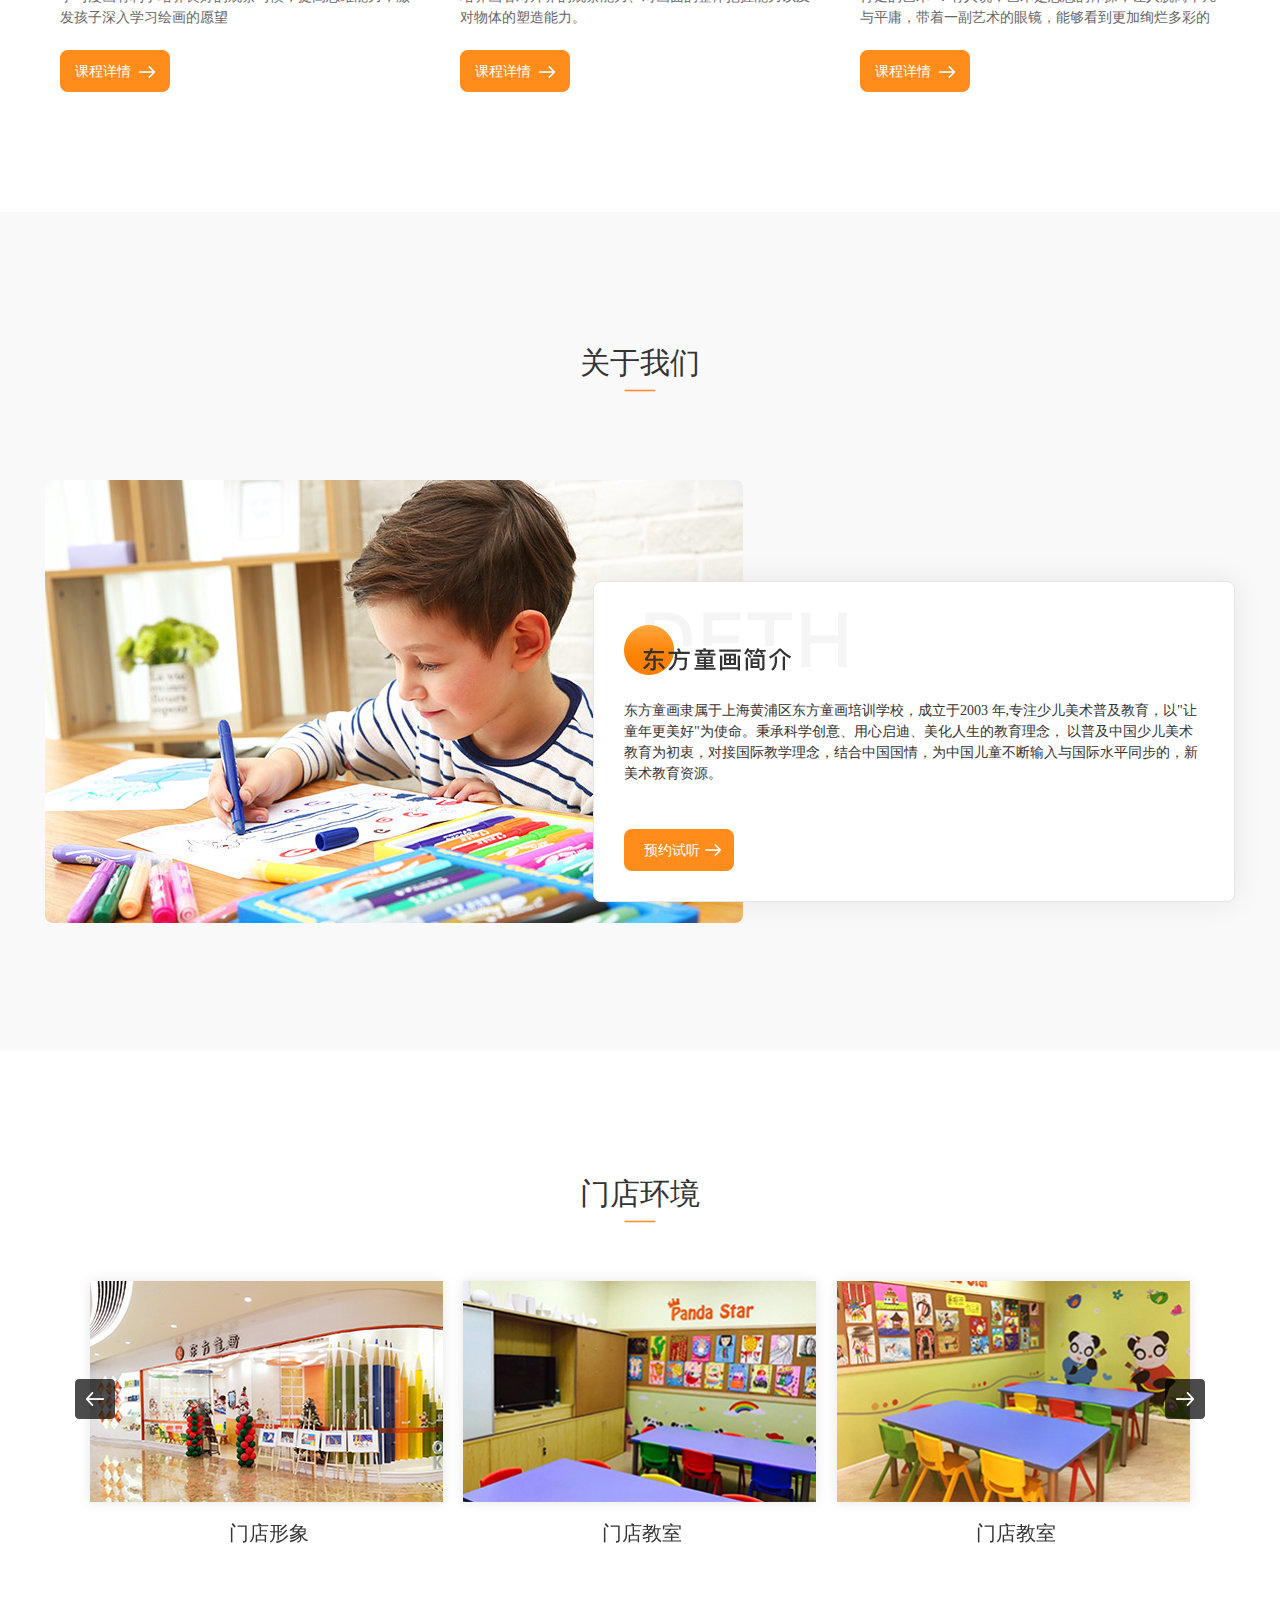
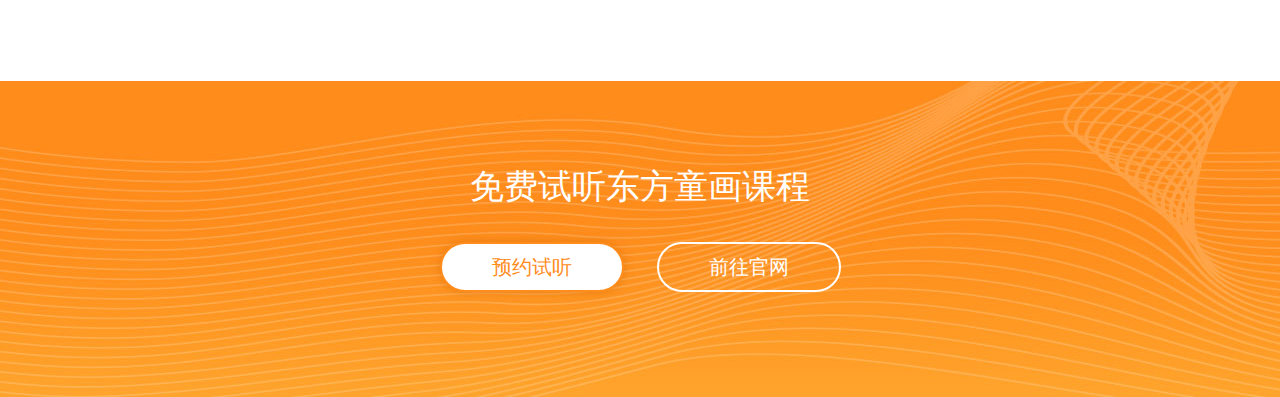
<file: web/market.html>
<!DOCTYPE html>
<html lang="en">
<head>
    <meta charset="UTF-8">
    <meta name="viewport" content="width=device-width, initial-scale=1.0">
    <meta http-equiv="X-UA-Compatible" content="ie=edge">
    <title>东方童画-美术教育-市场推广</title>
    <link rel="stylesheet" type="text/css" href="pc/styles/core.css">
    <link rel="stylesheet" type="text/css" href="pc/styles/idangerous.swiper.css">
    <link rel="stylesheet" type="text/css" href="pc/styles/landing.css">
    <link rel="icon" href="pc/images/ico.ico" type="image/x-icon"/>
    <script src="pc/scripts/jquery-1.8.3.min.js"></script>
    <script src="pc/scripts/jquery.lazyload.min.js"></script>
    <script src="pc/scripts/idangerous.swiper.min.js"></script>
    <script src="pc/scripts/landing.js"></script>
</head>
<body class="nb pf">

    <div class="dfth-art pic-lazy yahei dfth-market dfth-place art-market dfth-listen">
        <div class="market-top clearfix">
            <div class="market-con clearfix">
                <a href="http://www.dfth.com/" class="logo block fl"><img class="vm g10" src="pc/images/logo.png" alt=""></a>
                <ul class="menu-con clearfix fl">
                    <li class="menu-list fl"><a>免费试听</a></li>
                    <li class="menu-list fl"><a>课程体系</a></li>
                    <li class="menu-list fl"><a>关于我们</a></li>
                    <li class="menu-list fl"><a>门店环境</a></li>
                </ul>
                <div class="phone fr">
                    <img class="vm phone-icon" src="pc/images/phone.png" alt="">
                    <span class="phone-num">400-895-6006</span>
                </div>
            </div>
        </div>

        <div class="banner market-box">
            <div class="listen-box">
                <div class="listen-con clearfix">
                    <div class="intro fl tc">
                        <h2>国际化教学模式</h2>
                        <p class="p1">成熟教学产品</p>
                        <img class="vm lazy" data-original="pc/images/child.png" alt="">
                    </div>
                    <div class="table fr">
                        <h2 class="tc">免费试听课程</h2>
                        <div class="listen-group">
                            <div class="infor-box">
                                <div class="infor-item">
                                    <input type="text" class="uname" name="" placeholder="请输入您的姓名" value="">
                                    <div class="hint">
                                        <p class="p1">姓名格式错误</p>
                                        <i class="block songti">▼</i>
                                    </div>
                                </div>
                                <div class="infor-item">
                                    <input type="text" class="uphone" name="" placeholder="请输入您的手机号" maxlength="11" value="">
                                    <div class="hint">
                                        <p class="p1">手机号格式错误</p>
                                        <i class="block songti">▼</i>
                                    </div>
                                </div>
                                <div class="infor-item">
                                    <div class="code-box clearfix">
                                        <input type="text" class="ucode fl" name="" placeholder="请输入验证码" maxlength="4">
                                        <div class="code-btn fr">
                                            <p class="p1 pointer">获取验证码</p>
                                            <p class="p2 hide"><i>60</i>后重发</p>
                                        </div>
                                    </div>
                                    <div class="hint">
                                        <p class="p1">验证码错误</p>
                                        <i class="block songti">▼</i>
                                    </div>
                                </div>
                                <div class="infor-item">
                                    <div class="select-box clearfix uplace clearfix">
                                        <select class="city1 fl">
                                            <option value="31">上海</option>
                                        </select>
                                        <select class="city2 fr">
                                            <option value="">全部</option>
                                            <option value="3104">徐汇</option>
                                            <option value="3101">黄浦</option>
                                            <option value="3105">长宁</option>
                                            <option value="3107">普陀</option>
                                            <option value="3108">闸北</option>
                                            <option value="3109">虹口</option>
                                            <option value="3110">杨浦</option>
                                            <option value="3112">闵行</option>
                                            <option value="3113">宝山</option>
                                            <option value="3114">嘉定</option>
                                            <option value="3115">浦东</option>
                                            <option value="3117">松江</option>
                                            <option value="3125">南汇</option>
                                            <option value="3126">奉贤</option>
                                            <option value="3129">青浦</option>
                                            <option value="3130">崇明</option>
                                        </select>
                                    </div>
                                    <div class="hint">
                                        <p class="p1">上课区域不能为空</p>
                                        <i class="block songti">▼</i>
                                    </div>
                                </div>
                            </div>
                            <p class="refer">立即申请</p>
                        </div>
                    </div>
                </div>
            </div>
        </div>

        <div class="content">
            <div class="lesson-box market-box">
                <div class="common-title tc">
                    <h2>课程体系<br></h2>
                    <i>—</i>
                </div>
                <div class="tab-box">
                    <ul class="bd">
                        <li class="item item1">
                            <div class="main-lesson clearfix">
                                <div class="main-des fl">
                                    <h3>iart爱艺术课程</h3>
                                    <p class="p1">培养孩子的创造力和想象力、通过艺术释放孩子的心灵、让孩子走进童画的世界。加强孩子的整体记
                                        忆能力，培养和锻炼孩子描述和表达的能力。加强孩子与人进行沟通的能力。</p>
                                    <a class="block des-btn">
                                        <span class="s1">课程详情</span>
                                        <span class="s2">课程详情</span>
                                        <img class="arrow vm g10" src="pc/images/arrow-right1.png" alt="">
                                    </a>
                                </div>
                                <a href="" class="main-pic block fr pic-show">
                                    <img class="vm g10 lazy" data-original="pc/images/lesson1.jpg" alt="">
                                </a>
                            </div>
                            <div class="other-lesson">
                                <ul class="lesson-con clearfix">
                                    <li class="lesson-list fl">
                                        <a class="block pic-show other-pic"><img class="vm g10 lazy" data-original="pc/images/lesson2.jpg" alt=""></a>
                                        <p class="lesson-title">专业动漫</p>
                                        <p class="lesson-des">学习漫画有利于培养良好的观察习惯，提高思维能力，激发孩子深入学习绘画的愿望</p>
                                        <a class="block des-btn lesson-btn">
                                            <span class="s1">课程详情</span>
                                            <span class="s2">课程详情</span>
                                            <img class="arrow vm g10" src="pc/images/arrow-right1.png" alt="">
                                        </a>
                                    </li>
                                    <li class="lesson-list fl">
                                        <a class="block pic-show other-pic"><img class="vm g10 lazy" data-original="pc/images/lesson3.jpg" alt=""></a>
                                        <p class="lesson-title">专业素描</p>
                                        <p class="lesson-des">培养画者对外界的观察能力、对画面的整体把握能力以及对物体的塑造能力。</p>
                                        <a class="block des-btn lesson-btn">
                                            <span class="s1">课程详情</span>
                                            <span class="s2">课程详情</span>
                                            <img class="arrow vm g10" src="pc/images/arrow-right1.png" alt="">
                                        </a>
                                    </li>
                                    <li class="lesson-list fl">
                                        <a class="block pic-show other-pic"><img class="vm g10 lazy" data-original="pc/images/lesson4.jpg" alt=""></a>
                                        <p class="lesson-title">国际大师班</p>
                                        <p class="lesson-des">行走的艺术”：有人说，艺术是思想的体操，让人脱离平凡与平庸，带着一副艺术的眼镜，能够看到更加绚烂多彩的风景。</p>
                                        <a class="block des-btn lesson-btn">
                                            <span class="s1">课程详情</span>
                                            <span class="s2">课程详情</span>
                                            <img class="arrow vm g10" src="pc/images/arrow-right1.png" alt="">
                                        </a>
                                    </li>
                                </ul>
                            </div>
                        </li>
                    </ul>
                </div>
            </div>

            <div class="aboutus-wrap">
                <div class="aboutus-box common-box market-box">
                    <div class="common-title tc">
                        <h2>关于我们<br></h2>
                        <i>—</i>
                    </div>
                    <div class="aboutus clearfix">
                        <div class="about-pic fl">
                            <img class="vm lazy" data-original="pc/images/aboutus.jpg" alt="">
                        </div>
                        <div class="introduce fr">
                            <div class="intro-title">
                            </div>
                            <p class="p1">东方童画隶属于上海黄浦区东方童画培训学校，成立于2003 年,专注少儿美术普及教育，以"让童年更美好"为使命。秉承科学创意、用心启迪、美化人生的教育理念， 以普及中国少儿美术教育为初衷，对接国际教学理念，结合中国国情，为中国儿童不断输入与国际水平同步的，新美术教育资源。</p>
                            <a class="block des-btn listen-btn">
                                <span>预约试听</span>
                                <img class="arrow vm g10 lazy" src="pc/images/arrow-right1.png" alt="">
                            </a>
                        </div>
                    </div>
                </div>
            </div>

            <div class="enviroment-box market-box">
                <div class="common-title tc">
                    <h2>门店环境<br></h2>
                    <i>—</i>
                </div>
                <div class="swiper-enviroment">
                    <a class="arrow-left swiper-arrow arrow3"><img src="pc/images/arrow-left5.png" alt=""></a> 
                    <a class="arrow-right swiper-arrow arrow4"><img src="pc/images/arrow-right7.png" alt=""></a>
                    <div class="swiper-container swiper-enviro">
                        <div class="swiper-wrapper">
                            <div class="swiper-slide">
                                <div class="chart">
                                    <img class="vm e-pic lazy block" src="pc/images/enviroment1.jpg" alt="">
                                </div>
                                <p class="p1 tc">门店形象</p>
                            </div>
                            <div class="swiper-slide">
                                <div class="chart">
                                    <img class="vm e-pic lazy block" src="pc/images/enviroment2.jpg" alt="">
                                </div>
                                <p class="p1 tc">门店教室</p>
                            </div>
                            <div class="swiper-slide">
                                <div class="chart">
                                    <img class="vm e-pic lazy block" src="pc/images/enviroment3.jpg" alt="">
                                </div>
                                <p class="p1 tc">门店教室</p>
                            </div>
                            <div class="swiper-slide">
                                <div class="chart">
                                    <img class="vm e-pic lazy block" src="pc/images/enviroment4.jpg" alt="">
                                </div>
                                <p class="p1 tc">门店前台</p>
                            </div>
                            <div class="swiper-slide">
                                <div class="chart">
                                    <img class="vm e-pic lazy block" src="pc/images/enviroment5.jpg" alt="">
                                </div>
                                <p class="p1 tc">门店走廊</p>
                            </div>
                            <div class="swiper-slide">
                                <div class="chart">
                                    <img class="vm e-pic lazy block" src="pc/images/enviroment6.jpg" alt="">
                                </div>
                                <p class="p1 tc">门店走廊</p>
                            </div>
                        </div>
                        <div class="pagination hide"></div>
                    </div>
                </div>
            </div>

            <div class="query-box">
                <h2 class="tc">免费试听东方童画课程</h2>
                <div class="btn-group">
                    <span class="listen tc qbtn">预约试听</span>
                    <a class="web tc qbtn" href="http://www.dfth.com/">前往官网</a>
                </div>
            </div>

        </div>
    </div>

    <div class="phone-nav clearfix">
        <div class="phone-con">
            <p class="p2 tc">400-895-6006</p>
            <p class="p1 tc">电<br>话<br>咨<br>询</p>
        </div>
    </div>

    <div class="lesson-pop pic-lazy">
        <ul class="pop-group pg1">
            <li class="pop-inner hide">
                <div class="pop-list">
                    <h2 class="tc">课程内容</h2>
                    <div class="pop-con">
                        <ul class="hd clearfix"> 
                            <li class="hd-list fl on">Art1 小小启蒙</li>
                            <li class="hd-list fl">Art2 幼儿启智</li>
                            <li class="hd-list fl">Art3 儿童创意</li>
                            <li class="hd-list fl">Art4 大师美学</li>
                            <li class="hd-list fl">Art5 大师美学</li>
                        </ul>
                        <ul class="bd item-bd">
                            <li class="item">
                                <dl>
                                    <dd class="clearfix">
                                        <p class="p3"><i><em class="pt">一年课次：</em>48次</i></p>
                                        <p class="p3"><i><em class="pt">适合对象：</em>3-4岁</i></p>
                                    </dd>
                                    <dd class="clearfix">
                                        <p class="p1 fl">教学特色：</p>
                                        <p class="p2">自我发现的感知过程，体验生活中的艺术乐趣。</p>
                                    </dd>
                                    <dd class="clearfix">
                                        <p class="p1 fl">教学内容：</p>
                                        <p class="p2">色理知识与画面构图的初步认知，利用点、线和简单圆形进行表达。通过基础形状进行组合与联想，并运用多元化的材料以及工具让儿童充分感知与体验。感受课堂氛围中的乐趣，激发儿童对绘画的兴趣。</p>
                                    </dd>
                                </dl>
                                <a class="block des-btn">
                                    <span class="s1">预约试听</span>
                                    <span class="s2">预约试听</span>
                                    <img class="arrow vm g10" src="pc/images/arrow-right1.png" alt="">
                                </a>
                                <div class="photo-con studen-work">
                                    <div class="photo-title tc">
                                        <i></i><em></em><span>学员作品</span><em></em><i></i>
                                    </div>
                                    <div class="work-box">
                                        <ul class="work-group clearfix">
                                            <li class="work-list fl">
                                                <img class="vm g10 type-pic lazy" data-original="pc/images/Painting1.jpg" alt="">
                                            </li>
                                            <li class="work-list fl">
                                                <img class="vm g10 type-pic lazy" data-original="pc/images/Painting2.jpg" alt="">
                                            </li>
                                            <li class="work-list fl">
                                                <img class="vm g10 type-pic lazy" data-original="pc/images/Painting3.jpg" alt="">
                                            </li>
                                            <li class="work-list fl">
                                                <img class="vm g10 type-pic lazy" data-original="pc/images/Painting4.jpg" alt="">
                                            </li>
                                            <li class="work-list fl">
                                                <img class="vm g10 type-pic lazy" data-original="pc/images/Painting5.jpg" alt="">
                                            </li>
                                            <li class="work-list fl">
                                                <img class="vm g10 type-pic lazy" data-original="pc/images/Painting6.jpg" alt="">
                                            </li>
                                        </ul>
                                    </div>
                                </div>
                            </li>
                            <li class="item hide">
                                <dl>
                                    <dd class="clearfix">
                                        <p class="p3"><i><em class="pt">一年课次：</em>48次</i></p>
                                        <p class="p3"><i><em class="pt">适合对象：</em>4-5岁</i></p>
                                    </dd>
                                    <dd class="clearfix">
                                        <p class="p1 fl">教学特色：</p>
                                        <p class="p2">通过探索的求知过程，激发创意与联想的能力。</p>
                                    </dd>
                                    <dd class="clearfix">
                                        <p class="p1 fl">教学内容：</p>
                                        <p class="p2">色理知识的综合运用，增强了儿童对画面的色调意识。能够通过联想与个性设计体现出作品的二维空间，条理性表达方式逐渐提高。 通过多元材料的增添，激发出儿童的探索欲望。绘画工具各种形式的创意使用，充分感知绘画的乐趣。</p>
                                    </dd>
                                </dl>
                                <a class="block des-btn">
                                    <span class="s1">预约试听</span>
                                    <span class="s2">预约试听</span>
                                    <img class="arrow vm g10" src="pc/images/arrow-right1.png" alt="">
                                </a>
                                <div class="photo-con studen-work">
                                    <div class="photo-title tc">
                                        <i></i><em></em><span>学员作品</span><em></em><i></i>
                                    </div>
                                    <div class="work-box">
                                        <ul class="work-group clearfix">
                                            <li class="work-list fl">
                                                <img class="vm g10 type-pic lazy" data-original="pc/images/Painting7.jpg" alt="">
                                            </li>
                                            <li class="work-list fl">
                                                <img class="vm g10 type-pic lazy" data-original="pc/images/Painting8.jpg" alt="">
                                            </li>
                                            <li class="work-list fl">
                                                <img class="vm g10 type-pic lazy" data-original="pc/images/Painting9.jpg" alt="">
                                            </li>
                                            <li class="work-list fl">
                                                <img class="vm g10 type-pic lazy" data-original="pc/images/Painting10.jpg" alt="">
                                            </li>
                                            <li class="work-list fl">
                                                <img class="vm g10 type-pic lazy" data-original="pc/images/Painting11.jpg" alt="">
                                            </li>
                                            <li class="work-list fl">
                                                <img class="vm g10 type-pic lazy" data-original="pc/images/Painting12.jpg" alt="">
                                            </li>
                                        </ul>
                                    </div>
                                </div>
                            </li>
                            <li class="item hide">
                                <dl>
                                    <dd class="clearfix">
                                        <p class="p3"><i><em class="pt">一年课次：</em>48次</i></p>
                                        <p class="p3"><i><em class="pt">适合对象：</em>5-6岁</i></p>
                                    </dd>
                                    <dd class="clearfix">
                                        <p class="p1 fl">教学特色：</p>
                                        <p class="p2">促进心智成长的过程，开放的抒发情感与表达自我。</p>
                                    </dd>
                                    <dd class="clearfix">
                                        <p class="p1 fl">教学内容：</p>
                                        <p class="p2">通过多种绘画形式，学会用夸张变形、拟人化的手法表现出自己所感、所知、所想的事物，充分展现其创造能力。运用多元的技法使儿童在掌握的同时对绘画产生新的兴趣。在创作氛围中，充分表达自我，并能够培养和锻炼儿童描述和表达的能力。</p>
                                    </dd>
                                </dl>
                                <a class="block des-btn">
                                    <span class="s1">预约试听</span>
                                    <span class="s2">预约试听</span>
                                    <img class="arrow vm g10" src="pc/images/arrow-right1.png" alt="">
                                </a>
                                <div class="photo-con studen-work">
                                    <div class="photo-title tc">
                                        <i></i><em></em><span>学员作品</span><em></em><i></i>
                                    </div>
                                    <div class="work-box">
                                        <ul class="work-group clearfix">
                                            <li class="work-list fl">
                                                <img class="vm g10 type-pic lazy" data-original="pc/images/Painting13.jpg" alt="">
                                            </li>
                                            <li class="work-list fl">
                                                <img class="vm g10 type-pic lazy" data-original="pc/images/Painting14.jpg" alt="">
                                            </li>
                                            <li class="work-list fl">
                                                <img class="vm g10 type-pic lazy" data-original="pc/images/Painting15.jpg" alt="">
                                            </li>
                                            <li class="work-list fl">
                                                <img class="vm g10 type-pic lazy" data-original="pc/images/Painting16.jpg" alt="">
                                            </li>
                                            <li class="work-list fl">
                                                <img class="vm g10 type-pic lazy" data-original="pc/images/Painting17.jpg" alt="">
                                            </li>
                                            <li class="work-list fl">
                                                <img class="vm g10 type-pic lazy" data-original="pc/images/Painting18.jpg" alt="">
                                            </li>
                                        </ul>
                                    </div>
                                </div>
                            </li>
                            <li class="item hide">
                                <dl>
                                    <dd class="clearfix">
                                        <p class="p3"><i><em class="pt">一年课次：</em>48次</i></p>
                                        <p class="p3"><i><em class="pt">适合对象：</em>6-7岁</i></p>
                                    </dd>
                                    <dd class="clearfix">
                                        <p class="p1 fl">教学特色：</p>
                                        <p class="p2">形成独立个性的过程，释放艺术表现的潜在能力。</p>
                                    </dd>
                                    <dd class="clearfix">
                                        <p class="p1 fl">教学内容：</p>
                                        <p class="p2">深刻理解物体的遮挡、纵深、远近、虚实等关系以及物体的空间位置。通过对大师作品的鉴赏，提炼其中的绘画技法与特点进行再创作，提高儿童的审美观，掌握更专业的绘画技法。拥有独立的创作能力，通过作品表达情绪。</p>
                                    </dd>
                                </dl>
                                <a class="block des-btn">
                                    <span class="s1">预约试听</span>
                                    <span class="s2">预约试听</span>
                                    <img class="arrow vm g10" src="pc/images/arrow-right1.png" alt="">
                                </a>
                                <div class="photo-con studen-work">
                                    <div class="photo-title tc">
                                        <i></i><em></em><span>学员作品</span><em></em><i></i>
                                    </div>
                                    <div class="work-box">
                                        <ul class="work-group clearfix">
                                            <li class="work-list fl">
                                                <img class="vm g10 type-pic lazy" data-original="pc/images/Painting19.jpg" alt="">
                                            </li>
                                            <li class="work-list fl">
                                                <img class="vm g10 type-pic lazy" data-original="pc/images/Painting20.jpg" alt="">
                                            </li>
                                            <li class="work-list fl">
                                                <img class="vm g10 type-pic lazy" data-original="pc/images/Painting21.jpg" alt="">
                                            </li>
                                            <li class="work-list fl">
                                                <img class="vm g10 type-pic lazy" data-original="pc/images/Painting22.jpg" alt="">
                                            </li>
                                            <li class="work-list fl">
                                                <img class="vm g10 type-pic lazy" data-original="pc/images/Painting23.jpg" alt="">
                                            </li>
                                            <li class="work-list fl">
                                                <img class="vm g10 type-pic lazy" data-original="pc/images/Painting24.jpg" alt="">
                                            </li>
                                        </ul>
                                    </div>
                                </div>
                            </li>
                            <li class="item hide">
                                <dl>
                                    <dd class="clearfix">
                                        <p class="p3"><i><em class="pt">一年课次：</em>48次</i></p>
                                        <p class="p3"><i><em class="pt">适合对象：</em>7-8岁</i></p>
                                    </dd>
                                    <dd class="clearfix">
                                        <p class="p1 fl">教学特色：</p>
                                        <p class="p2">展示自我特色的过程，呈现对艺术独特的理解。</p>
                                    </dd>
                                    <dd class="clearfix">
                                        <p class="p1 fl">教学内容：</p>
                                        <p class="p2">培养独立学习的能力，锻炼儿童的独立性。通过美学认知，提高儿童的审美能力。认识明暗，立体的表达及透视的概念，提升三维立体的表现力。让孩子充分享受完成创作的喜悦，养成探索与创作的习惯。</p>
                                    </dd>
                                </dl>
                                <a class="block des-btn">
                                    <span class="s1">预约试听</span>
                                    <span class="s2">预约试听</span>
                                    <img class="arrow vm g10" src="pc/images/arrow-right1.png" alt="">
                                </a>
                                <div class="photo-con studen-work">
                                    <div class="photo-title tc">
                                        <i></i><em></em><span>学员作品</span><em></em><i></i>
                                    </div>
                                    <div class="work-box">
                                        <ul class="work-group clearfix">
                                            <li class="work-list fl">
                                                <img class="vm g10 type-pic lazy" data-original="pc/images/Painting25.jpg" alt="">
                                            </li>
                                            <li class="work-list fl">
                                                <img class="vm g10 type-pic lazy" data-original="pc/images/Painting26.jpg" alt="">
                                            </li>
                                            <li class="work-list fl">
                                                <img class="vm g10 type-pic lazy" data-original="pc/images/Painting27.jpg" alt="">
                                            </li>
                                            <li class="work-list fl">
                                                <img class="vm g10 type-pic lazy" data-original="pc/images/Painting28.jpg" alt="">
                                            </li>
                                            <li class="work-list fl">
                                                <img class="vm g10 type-pic lazy" data-original="pc/images/Painting29.jpg" alt="">
                                            </li>
                                            <li class="work-list fl">
                                                <img class="vm g10 type-pic lazy" data-original="pc/images/Painting30.jpg" alt="">
                                            </li>
                                        </ul>
                                    </div>
                                </div>
                            </li>
                        </ul>
                    </div>
                    <img class="vm g10 lazy pop-close" data-original="pc/images/pop-close.png" alt="">
                </div>
            </li>
            <li class="pop-inner hide">
                <div class="pop-list">
                    <h2 class="tc">课程内容</h2>
                    <div class="pop-con">
                        <ul class="bd">
                            <li class="item">
                                <dl>
                                    <dd class="clearfix">
                                        <p class="p3"><i><em class="pt">适合对象：</em>8岁以上</i></p>
                                    </dd>
                                    <dd class="clearfix">
                                        <p class="p1 fl">教学特色：</p>
                                        <p class="p2">观察，分析，融会贯通的创作。探索，想象，设计潜能的发挥。</p>
                                    </dd>
                                    <dd class="clearfix">
                                        <p class="p1 fl">教学内容：</p>
                                        <p class="p2">1.培养学生分析、创作漫画的能力，使孩子了解漫画。通过分析不同的漫画案例，理解漫画的原理，掌握漫画造型以及设计的基础知识和创作规律及正确表现方法，并且进行独立创作。
                                                        2.课程讲授漫画基本技法为主要内容，包括线条训练、动态训练，动作训练、速度的设计、表情的训练、物体的运动规律、写实造型设计、拟人造型设计、写意造型设计等内容，提升绘画素描、绘画色彩的基础知识和基本技能，掌握较强绘画造型能力。
                                                        3.通过对漫画的创作，帮助学生提高观察生活的能力，增添幽默和智慧，培养学生的想象力、探究能力和创造能力。
                                        </p>
                                    </dd>
                                </dl>
                                <a class="block des-btn">
                                    <span class="s1">预约试听</span>
                                    <span class="s2">预约试听</span>
                                    <img class="arrow vm g10" src="pc/images/arrow-right1.png" alt="">
                                </a>
                                <div class="photo-con studen-work">
                                    <div class="photo-title tc">
                                        <i></i><em></em><span>学员作品</span><em></em><i></i>
                                    </div>
                                    <div class="work-box">
                                        <ul class="work-group clearfix">
                                            <li class="work-list fl">
                                                <img class="vm g10 type-pic lazy" data-original="pc/images/dongman1.jpg" alt="">
                                            </li>
                                            <li class="work-list fl">
                                                <img class="vm g10 type-pic lazy" data-original="pc/images/dongman2.jpg" alt="">
                                            </li>
                                            <li class="work-list fl">
                                                <img class="vm g10 type-pic lazy" data-original="pc/images/dongman3.jpg" alt="">
                                            </li>
                                            <li class="work-list fl">
                                                <img class="vm g10 type-pic lazy" data-original="pc/images/dongman4.jpg" alt="">
                                            </li>
                                            <li class="work-list fl">
                                                <img class="vm g10 type-pic lazy" data-original="pc/images/dongman5.jpg" alt="">
                                            </li>
                                            <li class="work-list fl">
                                                <img class="vm g10 type-pic lazy" data-original="pc/images/dongman6.jpg" alt="">
                                            </li>
                                        </ul>
                                    </div>
                                </div>
                            </li>
                        </ul>
                    </div>
                    <img class="vm g10 lazy pop-close" data-original="pc/images/pop-close.png" alt="">
                </div>
            </li>
            <li class="pop-inner hide">
                <div class="pop-list">
                    <h2 class="tc">课程内容</h2>
                    <div class="pop-con">
                        <ul class="bd">
                            <li class="item">
                                <dl>
                                    <dd class="clearfix">
                                        <p class="p3"><i><em class="pt">适合对象：</em>8岁以上</i></p>
                                    </dd>
                                    <dd class="clearfix">
                                        <p class="p1 fl">教学特色：</p>
                                        <p class="p2">从客观到主观，从技术到艺术，从学习初级阶段到学习高级阶段的转换。</p>
                                    </dd>
                                    <dd class="clearfix">
                                        <p class="p1 fl">教学内容：</p>
                                        <p class="p2">1.通过素描学习，理解和分析对象，认识形、结构、明暗关系等。培养学员对外界的观察能力、对画面的整体把握能力以及对物体的塑造能力。
                                                    2.通过客观地表现对象，做出对自己表达能力的判断。
                                                    3.提高表现的程度。素描的基本功训练，着重要求“客观的表现”，再到表现自己特殊的认识和独特理解与感受。从有法到无法，实际上是从素描基本功训练到艺术表现，从客观到主观，从技术到艺术，从学习初级阶段到学习高级阶段的必然转换。
                                        </p>
                                    </dd>
                                </dl>
                                <a class="block des-btn">
                                    <span class="s1">预约试听</span>
                                    <span class="s2">预约试听</span>
                                    <img class="arrow vm g10" src="pc/images/arrow-right1.png" alt="">
                                </a>
                                <div class="photo-con studen-work">
                                    <div class="photo-title tc">
                                        <i></i><em></em><span>学员作品</span><em></em><i></i>
                                    </div>
                                    <div class="work-box">
                                        <ul class="work-group clearfix">
                                            <li class="work-list fl">
                                                <img class="vm g10 type-pic lazy" data-original="pc/images/sumiao1.jpg" alt="">
                                            </li>
                                            <li class="work-list fl">
                                                <img class="vm g10 type-pic lazy" data-original="pc/images/sumiao2.jpg" alt="">
                                            </li>
                                            <li class="work-list fl">
                                                <img class="vm g10 type-pic lazy" data-original="pc/images/sumiao3.jpg" alt="">
                                            </li>
                                            <li class="work-list fl">
                                                <img class="vm g10 type-pic lazy" data-original="pc/images/sumiao4.jpg" alt="">
                                            </li>
                                            <li class="work-list fl">
                                                <img class="vm g10 type-pic lazy" data-original="pc/images/sumiao5.jpg" alt="">
                                            </li>
                                            <li class="work-list fl">
                                                <img class="vm g10 type-pic lazy" data-original="pc/images/sumiao6.jpg" alt="">
                                            </li>
                                        </ul>
                                    </div>
                                </div>
                            </li>
                        </ul>
                    </div>
                    <img class="vm g10 lazy pop-close" data-original="pc/images/pop-close.png" alt="">
                </div>
            </li>
            <li class="pop-inner hide">
                <div class="pop-list">
                    <h2 class="tc">课程内容</h2>
                    <div class="pop-con">
                        <ul class="bd">
                            <li class="item">
                                <dl>
                                    <dd class="clearfix">
                                        <p class="p3"><i><em class="pt">适合对象：</em>8岁以上</i></p>
                                    </dd>
                                    <dd class="clearfix">
                                        <p class="p1 fl">教学特色：</p>
                                        <p class="p2">“行走的艺术”：有人说，艺术是思想的体操，让人脱离平凡与平庸，虽然生命的旅程相同，因为带着一副艺术的眼镜，能够看到更加绚烂多彩的风景。</p>
                                    </dd>
                                    <dd class="clearfix">
                                        <p class="p1 fl">教学内容：</p>
                                        <p class="p2">【多元艺术课】：
                                            从动手走向创意，这里没有墨守成规，这里没是应试教育，这里可以让孩子充分发挥天马行空的想象力，动手创造出属于自己的独特审美。
                                            【远足写生课】：
                                            从远足走向艺术
                                            这里没有禁锢自由的围墙
                                            这里没有背不完的英语单词
                                            这里可以让孩子尽情画放肆玩
                                            感受最纯正的英伦文化
                                            【艺术交流课】：
                                            从点评会学欣赏
                                            这里可以激发孩子无限想象力和创造力
                                        </p>
                                    </dd>
                                </dl>
                                <a class="block des-btn">
                                    <span class="s1">预约试听</span>
                                    <span class="s2">预约试听</span>
                                    <img class="arrow vm g10" src="pc/images/arrow-right1.png" alt="">
                                </a>
                                <div class="photo-con studen-work">
                                    <div class="photo-title tc">
                                        <i></i><em></em><span>学员作品</span><em></em><i></i>
                                    </div>
                                    <div class="work-box">
                                        <ul class="work-group clearfix">
                                            <li class="work-list fl">
                                                <img class="vm g10 type-pic lazy" data-original="pc/images/ds1.jpg" alt="">
                                            </li>
                                            <li class="work-list fl">
                                                <img class="vm g10 type-pic lazy" data-original="pc/images/ds2.jpg" alt="">
                                            </li>
                                            <li class="work-list fl">
                                                <img class="vm g10 type-pic lazy" data-original="pc/images/ds3.jpg" alt="">
                                            </li>
                                            <li class="work-list fl">
                                                <img class="vm g10 type-pic lazy" data-original="pc/images/ds4.jpg" alt="">
                                            </li>
                                            <li class="work-list fl">
                                                <img class="vm g10 type-pic lazy" data-original="pc/images/ds5.jpg" alt="">
                                            </li>
                                            <li class="work-list fl">
                                                <img class="vm g10 type-pic lazy" data-original="pc/images/ds6.jpg" alt="">
                                            </li>
                                        </ul>
                                    </div>
                                </div>
                            </li>
                        </ul>
                    </div>
                    <img class="vm g10 lazy pop-close" data-original="pc/images/pop-close.png" alt="">
                </div>
            </li>
        </ul>
    </div>

    <div class="pop-result">
        <div class="pop-success result hide">
            <div class="pop-con tc">
                <img class="success-icon vm result-icon" src="pc/images/success3.png" alt="">
                <p class="p1">申请成功</p>
                <p class="p2">请保持电话畅通，之后我们将于你联系</p>
                <div class="pop-close">
                    <img class="vm block" src="pc/images/pop-close.png" alt="">
                </div>
            </div>
        </div>
        <div class="pop-fail result hide">
            <div class="pop-con tc">
                <img class="success-icon vm result-icon" src="pc/images/fail.png" alt="">
                <p class="p1">申请失败</p>
                <p class="p2 p4"></p>
                <div class="pop-close">
                    <img class="vm block" src="pc/images/pop-close.png" alt="">
                </div>
            </div>
        </div>
    </div>

    <p class="session hide"></p>
    <script src="https://s19.cnzz.com/z_stat.php?id=1271618187&web_id=1271618187" language="JavaScript"></script>

</body>
</html>
</file>
<file: matchmobile/styles/core.css>
html,body,div,span,applet,object,iframe,h1,h2,h3,h4,h5,h6,p,blockquote,pre,a,abbr,acronym,address,big,cite,code,del,dfn,em,img,ins,kbd,q,s,samp,small,strike,strong,sub,sup,tt,var,b,u,i,center,dl,dt,dd,ol,ul,li,fieldset,form,label,legend,table,caption,tbody,tfoot,thead,tr,th,td,article,aside,canvas,details,embed,figure,figcaption,footer,header,hgroup,menu,nav,output,ruby,section,summary,time,mark,audio,video{margin:0;padding:0;border:0;font-size:100%;font:inherit;vertical-align:baseline}article,aside,details,figcaption,figure,footer,header,hgroup,menu,nav,section{display:block}ol,ul,menu{list-style:none}blockquote,q{quotes:none}blockquote:before,blockquote:after,q:before,q:after{content:'';content:none}table{border-collapse:collapse;border-spacing:0}.g1{width:10%}.g2{width:20%}.g3{width:30%}.g4{width:40%}.g5{width:50%}.g6{width:60%}.g7{width:70%}.g8{width:80%}.g9{width:90%}.g10{width:100%}a{color:#333;text-decoration:none}input[type=submit],button{cursor:pointer;-webkit-appearance:none}strong,b,.b{font-weight:700}.u{text-decoration:underline}.center{text-align:center}.tr{text-align:right}.tl{text-align:left}.tc{text-align:center}.fr{float:right}.fl{float:left}.f333{color:#333}.f666{color:#666}.f999{color:#999}.f30{color:#e5004f}.f60{color:#e5004f}.f90{color:#e5004f}.f10{font-size:10px}.f11{font-size:11px}.f12{font-size:12px}.f13{font-size:13px}.f14{font-size:14px}.f15{font-size:15px}.f16{font-size:16px}.f17{font-size:17px}.f18{font-size:18px}.f19{font-size:19px}.f20{font-size:20px}.f21{font-size:21px}.f22{font-size:22px}.f23{font-size:23px}.f24{font-size:24px}.f25{font-size:25px}.f26{font-size:26px}.f27{font-size:27px}.f28{font-size:28px}.f29{font-size:29px}.f30{font-size:30px}.f31{font-size:31px}.f32{font-size:32px}.f33{font-size:33px}.f34{font-size:34px}.f35{font-size:35px}.f36{font-size:36px}.show,.block{display:block}.hide{display:none}.yahei{font-family:"Microsoft YaHei"}.songti{font-family:SimSun}.verdana{font-family:Verdana}.vm{vertical-align:middle}.m5{margin:5px}.m10{margin:10px}.mt5{margin-top:5px}.mr5{margin-right:5px}.mb5{margin-bottom:5px}.ml5{margin-left:5px}.mt10{margin-top:10px}.mr10{margin-right:10px}.mb10{margin-bottom:10px}.ml10{margin-left:10px}.p5{padding:5px}.p10{padding:10px}.pt5{padding-top:5px}.pr5{padding-right:5px}.pb5{padding-bottom:5px}.pl5{padding-left:5px}.pt10{padding-top:10px}.pr10{padding-right:10px}.pb10{padding-bottom:10px}.pl10{padding-left:10px}.lh1{line-height:1}.lh2{line-height:2}.lh3{line-height:3}.pointer{cursor:pointer}.noborder{border:0 none}html{background:#fff;color:#000;font-size:100%;-webkit-text-size-adjust:100%;-ms-text-size-adjust:100%}.clearfix:before,.clearfix:after{content:" ";display:table}.clearfix:after{clear:both}.clearfix{*zoom:1}.white{color:#fff}.orange{color:#e5004f}.red{color:#e5004f}.blue{color:#0099d9}.green{color:#e5004f}button,input[type=button],input[type=reset],input[type=submit]{cursor:pointer;-webkit-appearance:none;border-radius:0}ins{text-decoration:none}body{font-size:12px;line-height:1.5;font-family:Helvetica,"Microsoft yahei",Arial,simsun;color:#000;min-height:460px}.fn-mask{opacity:.2;background-color:rgba(0,0,0,.5);z-index:998;position:fixed;left:0;top:0;width:100%;height:100%;-moz-transition:all ease .5s;-o-transition:all ease .5s;-webkit-transition:all ease .5s;transition:all ease .5s}#fixTag{-webkit-overflow-scrolling:touch}.fn-bs{-webkit-background-size:100%;-moz-background-size:100%;background-size:100%;background-repeat:no-repeat;background-position:center center}.fn-flex{display:-webkit-box;display:-moz-box;display:-moz-flex;display:-webkit-flex;display:flex;-ms-flex-direction:row;-webkit-flex-direction:row;flex-direction:row;-ms-flex-wrap:wrap;-webkit-flex-wrap:wrap;flex-wrap:wrap}.fn-tj{text-align:justify;line-height:0}.fn-tj:after{display:inline-block;overflow:hidden;width:100%;height:0;content:'';vertical-align:top}.fn-toast{font-size:16px;border-radius:5px;background-color:rgba(0,0,0,.8);width:40%;padding:10px;box-shadow:0 0 5px rgba(0,0,0,.4);position:fixed;left:50%;top:40%;min-height:20px;z-index:10000;color:#fff;opacity:0;text-align:center;-moz-box-sizing:padding-box;-webkit-box-sizing:padding-box;box-sizing:padding-box;-moz-transform:translate(-50%,-50%);-ms-transform:translate(-50%,-50%);-o-transform:translate(-50%,-50%);-webkit-transform:translate(-50%,-50%);transform:translate(-50%,-50%);-moz-transition:all ease .5s;-o-transition:all ease .5s;-webkit-transition:all ease .5s;transition:all ease .5s}.fn-snackbar{font-size:16px;background-color:rgba(0,0,0,.8);width:100%;padding:15px 10px;box-shadow:0 0 5px rgba(0,0,0,.4);position:fixed;left:0;top:-50%;min-height:20px;z-index:1000;color:#fff;-moz-box-sizing:padding-box;-webkit-box-sizing:padding-box;box-sizing:padding-box;-moz-transition:all ease .5s;-o-transition:all ease .5s;-webkit-transition:all ease .5s;transition:all ease .5s}.fn-snackbar .action{margin-right:60px;word-break:break-all;word-wrap:break-word}.fn-snackbar .action-btn{color:#e5004f;line-height:30px;overflow:hidden}.fn-cup{font-size:16px;border-radius:5px;background-color:rgba(0,0,0,.8);width:90%;padding:10px;box-shadow:0 0 5px rgba(0,0,0,.4);position:fixed;top:50%;left:50%;min-height:20px;z-index:10000;color:#fff;opacity:0;height:90%;overflow:auto;-moz-box-sizing:padding-box;-webkit-box-sizing:padding-box;box-sizing:padding-box;-moz-transform:translate(-50%,-50%);-ms-transform:translate(-50%,-50%);-o-transform:translate(-50%,-50%);-webkit-transform:translate(-50%,-50%);transform:translate(-50%,-50%);-moz-transition:all ease .5s;-o-transition:all ease .5s;-webkit-transition:all ease .5s;transition:all ease .5s}.fn-confirm{font-size:16px;border-radius:8px;background-color:rgba(255,255,255,.9);width:70%;text-align:left;position:fixed;left:50%;top:50%;min-height:20px;z-index:10000;opacity:0;overflow:auto;-moz-transform:translate(-50%,-50%);-ms-transform:translate(-50%,-50%);-o-transform:translate(-50%,-50%);-webkit-transform:translate(-50%,-50%);transform:translate(-50%,-50%);-moz-transition:all ease .5s;-o-transition:all ease .5s;-webkit-transition:all ease .5s;transition:all ease .5s}.fn-confirm .txt{border-bottom:1px solid #ccc;padding:10px 20px;color:#000;text-align:center;-ms-word-break:break-all;word-break:break-all}.fn-confirm .ok{text-align:center;color:#e5004f;line-height:2.5}.fn-prompt{font-size:16px;border-radius:8px;background-color:rgba(255,255,255,.9);width:70%;text-align:center;position:fixed;left:50%;top:50%;min-height:20px;z-index:10000;opacity:0;overflow:auto;-moz-transform:translate(-50%,-50%);-ms-transform:translate(-50%,-50%);-o-transform:translate(-50%,-50%);-webkit-transform:translate(-50%,-50%);transform:translate(-50%,-50%);-moz-transition:all ease .5s;-o-transition:all ease .5s;-webkit-transition:all ease .5s;transition:all ease .5s}.fn-prompt .tit{font-weight:700;line-height:2.5}.fn-prompt .txt{border-bottom:1px solid #ccc;padding:0 10px 10px;color:#000}.fn-prompt .control div{width:50%;color:#e5004f;display:inline-block;vertical-align:middle;line-height:2.5}.fn-prompt .ok{}.fn-prompt .cancel{border-right:1px solid #ccc;-moz-box-sizing:border-box;-webkit-box-sizing:border-box;box-sizing:border-box}.btn{border:0;background:#e3e3e3;line-height:45px;text-decoration:none;vertical-align:middle;color:#333;display:inline-block;text-align:center;font-size:16px;font-family:'Microsoft YaHei'}.btn-on{background:#e5004f;color:#fff}.btn-on-ext{background:#95deb1;color:#fff}.fn-banner{margin-bottom:10px}.fn-banner img{display:block;width:100%}@font-face{font-family:uzfonts;src:url(/content/m/v2/fonts/uzfonts/uzfonts.eot?2bhtc7);src:url(/content/m/v2/fonts/uzfonts/uzfonts.eot?#iefix2bhtc7) format('embedded-opentype'),url(/content/m/v2/fonts/uzfonts/uzfonts.woff?2bhtc7) format('woff'),url(/content/m/v2/fonts/uzfonts/uzfonts.ttf?2bhtc7) format('truetype'),url(/content/m/v2/fonts/uzfonts/uzfonts.svg?2bhtc7#uzfonts) format('svg');font-weight:400;font-style:normal}[class^=icon-],[class*=" icon-"]{font-family:uzfonts;speak:none;font-style:normal;font-weight:400;font-variant:normal;text-transform:none;line-height:1;-webkit-font-smoothing:antialiased;-moz-osx-font-smoothing:grayscale}.icon-mobile:before{content:"\e000"}.icon-clipboard:before{content:"\e008"}.icon-pictures:before{content:"\e010"}.icon-wallet:before{content:"\e016"}.icon-megaphone:before{content:"\e021"}.icon-puzzle:before{content:"\e026"}.icon-envelope:before{content:"\e028"}.icon-streetsign:before{content:"\e029"}.icon-gears:before{content:"\e02b"}.icon-pricetags:before{content:"\e02f"}.icon-lightbulb:before{content:"\e030"}.icon-pencil:before{content:"\e032"}.icon-profile-male:before{content:"\e040"}.icon-genius:before{content:"\e046"}.icon-map-pin:before{content:"\e047"}.icon-chat:before{content:"\e049"}.icon-heart:before{content:"\e04a"}.icon-alarmclock:before{content:"\e059"}.icon-refresh:before{content:"\e05a"}@media only screen and (min-width :320px) and (max-width :480px){.text{font-weight:700;width:100%;display:block}}@media only screen and (min-width :321px){}@media only screen and (max-width :320px){}@media only screen and (min-width :768px) and (max-width :1024px){}@media only screen and (min-width :768px) and (max-width :1024px) and (orientation :landscape){}@media only screen and (min-width :768px) and (max-width :1024px) and (orientation :portrait){}@media only screen and (min-width :1224px){}@media only screen and (min-width :1824px){}@media only screen and (-webkit-min-device-pixel-ratio :1.5),only screen and (min-device-pixel-ratio :1.5){}body,html{background:#e5e5e5}.w{margin:0 auto;min-height:480px}body{color:#333}body>img[height='0'],html>img[height='0']{margin:0;padding:0;display:block}.fn-header{background:#fff;min-height:30px;padding:5px 0;width:100%;z-index:99;font-size:14px;position:relative;text-align:center;border-bottom:1px solid #ccc;box-sizing:border-box}.fn-header div{vertical-align:top;text-align:center;line-height:30px}.fn-header .d-l{width:15%;float:left;color:#333;text-align:left;text-indent:5px}.fn-header .d-l .back{position:relative;text-align:left;text-indent:18px}.fn-header .d-l .back:after{position:absolute;left:8px;top:50%;margin-top:-7px;content:" ";border-width:1px 0 0 1px;border-style:solid;border-color:#000;width:12px;height:12px;-moz-transform:rotate(-45deg);-ms-transform:rotate(-45deg);-o-transform:rotate(-45deg);-webkit-transform:rotate(-45deg);transform:rotate(-45deg)}.fn-header .d-l .city{color:#333;position:relative;padding-right:10px}.fn-header .d-l .city:before{border-width:0 1px 1px 0;border-style:solid;border-color:none #e5e5e5 #e5e5e5 none;-webkit-transform:rotate(45deg) translate(-50%,-50%);-moz-transform:rotate(45deg) translate(-50%,-50%);-ms-transform:rotate(45deg) translate(-50%,-50%);-o-transform:rotate(45deg) translate(-50%,-50%);transform:rotate(45deg) translate(-50%,-50%);position:absolute;content:" ";width:5px;height:5px;left:34px;top:50%}.fn-header>.fl.icon.back{position:absolute;width:15px;height:15px;top:10px;left:10px;border:2px solid #333;border-right:0;border-bottom:0;-moz-transform:rotate(-45deg);-ms-transform:rotate(-45deg);-o-transform:rotate(-45deg);-webkit-transform:rotate(-45deg);transform:rotate(-45deg)}.fn-header>.tit{overflow:hidden;-ms-text-overflow:ellipsis;-o-text-overflow:ellipsis;text-overflow:ellipsis;white-space:nowrap;color:#333;font-size:17px;display:inline-block}.fn-header .d-m{margin:0 15%}.fn-header .d-m .tit{overflow:hidden;-ms-text-overflow:ellipsis;-o-text-overflow:ellipsis;text-overflow:ellipsis;white-space:nowrap;color:#333;font-size:17px}.fn-header .d-m .tit a{color:#333}.fn-header .d-m input{width:100%;border:0;height:27px;padding-top:3px;padding-left:20px;border-radius:3px;-moz-box-sizing:padding-box;-webkit-box-sizing:padding-box;box-sizing:padding-box;font-size:14px;background:#e0f1cc url(/content/m/v2/images/index/search.png) no-repeat 5px center;background-size:15px}.fn-header .d-m .tit .arrow-down{width:0;height:0;border:5px solid transparent;border-top:5px solid #333;line-height:0;display:inline-block;margin:0 0 0 5px;vertical-align:middle}.fn-header .d-r{width:15%;color:#333;margin-left:85%;margin-top:-31px;float:right}.fn-header .d-r [class^=icon-]{font-size:24px}.fn-header .d-r a{color:#333}.fn-header .d-r .icon-chat{margin-top:2px;display:inline-block}.fn-header .d-r input{border:0;background:transparent;color:#333;font-size:14px;font-family:'Microsoft YaHei'}.fn-header .d-r .list-tag{background:url(/content/m/v2/images/list/l4.png) no-repeat center center;background-size:21px;display:inline-block;vertical-align:middle;width:21px;height:21px}.fn-header .d-r .list-tag a{width:21px;height:21px}.fn-header .d-r .destination-search{background:url(/content/m/v2/images/destination/d1.png) no-repeat center center;background-size:21px;display:inline-block;vertical-align:middle;width:21px;height:21px}.fn-header .d-r .tele{background:url(/content/m/v2/images/index/telephone.png) no-repeat center center;background-size:22px;display:inline-block;vertical-align:middle;width:22px;height:22px}.fn-header-rem{font-size:2.8rem;min-height:6rem;padding:1rem 0}.fn-header-rem div{line-height:6rem}.fn-header-rem .d-l .back{text-indent:3.6rem}.fn-header-rem .d-l .back:after{left:1.6rem;margin-top:-1.2rem;width:2rem;height:2rem}.fn-header-rem .d-m .tit{font-size:3.4rem}.fn-footer{text-align:center;display:none}.fn-footer .p1{background:#d7d7d7;border-bottom:1px solid #c2c2c2;border-top:1px solid #d7d7d7;height:34px;line-height:34px;color:#000;background-image:-moz-linear-gradient(top,#fff,#d7d7d7);background-image:-ms-linear-gradient(top,#fff,#d7d7d7);background-image:-webkit-linear-gradient(top,#fff,#d7d7d7);background-image:linear-gradient(top,#fff,#d7d7d7)}.fn-footer .p1 a{padding:0 6px}.fn-footer .p2{margin:10px 0;position:relative}.fn-footer .p2 a{padding:0 20px;color:#e5004f}.fn-footer .p2 span{position:absolute;right:0;top:2px}.fn-footer .p2 span a{font-size:10px;background-image:url(/content/m/images/common/c3.png);background-repeat:no-repeat;background-position:0 center;padding-left:10px;color:#666;background-size:7px}.fn-footer .p3{padding-bottom:8px;color:#999}.g-mod-menu{position:fixed;width:100%;left:0;bottom:0;background:#333;border-top:1px solid #b2b2b2;min-height:45px;z-index:99}.g-mod-menu li{float:left;width:20%}.g-mod-menu li p.f666{color:#fff}.g-mod-menu li.on a{color:#e5004f}.g-mod-menu li.on p{color:#e5004f}.g-mod-menu li a{display:block;width:100%;padding:10px 0 2px}.g-mod-menu li i{display:inline-block;vertical-align:middle;width:27px;height:24px}.g-mod-menu li:nth-child(1) i{background:url(/content/m/v2/images/common/c2.png) no-repeat center center;background-size:14px}.g-mod-menu li:nth-child(2) i{background:url(/content/m/v2/images/common/c5.png) no-repeat center center;background-size:23px}.g-mod-menu li:nth-child(3) i{background:url(/content/m/v2/images/common/c1.png) no-repeat center center;background-size:26px}.g-mod-menu li:nth-child(4) i{background:url(/content/m/v2/images/common/c3.png) no-repeat center center;background-size:20px}.g-mod-menu li:nth-child(5) i{background:url(/content/m/v2/images/common/c4.png) no-repeat center center;background-size:21px}.g-mod-menu li.on:nth-child(1) i{background-image:url(/content/m/v2/images/common/c2-on.png)}.g-mod-menu li.on:nth-child(2) i{background-image:url(/content/m/v2/images/common/c5-on.png)}.g-mod-menu li.on:nth-child(3) i{background-image:url(/content/m/v2/images/common/c1-on.png)}.g-mod-menu li.on:nth-child(4) i{background-image:url(/content/m/v2/images/common/c3-on.png)}.g-mod-menu li.on:nth-child(5) i{background-image:url(/content/m/v2/images/common/c4-on.png)}.g-mod-menu .coffee-menu li{float:left;width:25%}.g-mod-menu .coffee-menu li p{color:#fff;padding-top:2px}.g-mod-menu .coffee-menu li.on a{color:#e5004f}.g-mod-menu .coffee-menu li.on p{color:#e5004f}.g-mod-menu .coffee-menu li a{display:block;width:100%;padding:8px 0 2px}.g-mod-menu .coffee-menu li i{display:inline-block;vertical-align:middle;width:25px;height:25px}.g-mod-menu .coffee-menu li:nth-child(1) i{background:url(/content/m/v2/images/common/c6.png) no-repeat center center;background-size:25px}.g-mod-menu .coffee-menu li:nth-child(2) i{background:url(/content/m/v2/images/common/c7.png) no-repeat center center;background-size:25px}.g-mod-menu .coffee-menu li:nth-child(3) i{background:url(/content/m/v2/images/common/c8.png) no-repeat center center;background-size:25px}.g-mod-menu .coffee-menu li:nth-child(4) i{background:url(/content/m/v2/images/common/c9.png) no-repeat center center;background-size:25px}.g-mod-menu .coffee-menu li.on:nth-child(1) i{background-image:url(/content/m/v2/images/common/c6-on.png)}.g-mod-menu .coffee-menu li.on:nth-child(2) i{background-image:url(/content/m/v2/images/common/c7-on.png)}.g-mod-menu .coffee-menu li.on:nth-child(3) i{background-image:url(/content/m/v2/images/common/c8-on.png)}.g-mod-menu .coffee-menu li.on:nth-child(4) i{background-image:url(/content/m/v2/images/common/c9-on.png)}.txt-vm{display:table;position:relative;height:100%;width:100%}.txt-vm .txt-wrap{display:table-cell;width:100%;vertical-align:middle}.ellipsis{-ms-text-overflow:ellipsis;-o-text-overflow:ellipsis;text-overflow:ellipsis;overflow:hidden;white-space:nowrap}.ac_results{margin:10px 0 0 -35px;z-index:1100}.ac_results ul{border:1px solid #f0f0f0;-moz-box-sizing:border-box;-webkit-box-sizing:border-box;box-sizing:border-box;background-color:#fff}.ac_results li{cursor:default;display:block;font:menu;font-size:12px;line-height:35px;overflow:hidden;margin:0;border-top:1px solid #f0f0f0;padding-left:10px}.ac_results li:first-child{border-top:0}.ac_results li strong{color:#000}.pop-search-mod{background:#f6f6f6;height:100%;width:100%;opacity:0;position:fixed;left:0;top:0;z-index:-1;-moz-transition:all ease .5s;-o-transition:all ease .5s;-webkit-transition:all ease .5s;transition:all ease .5s}.pop-search-mod .top-search{padding:10px 0 10px 10px}.pop-search-mod .top-search .btn-cancel{display:inline-block;height:35px;line-height:35px;width:55px}.pop-search-mod .top-search .search-bar{background:#fff;border:1px solid #e1e5dd;border-radius:5px;height:35px;margin-right:55px;overflow:hidden;position:relative}.pop-search-mod .top-search .search-bar .icon-search{background:url(/content/m/v2/images/search/i1.png) no-repeat;-webkit-background-size:14px;background-size:14px;display:inline-block;height:14px;width:14px;margin:10px 0 0 10px}.pop-search-mod .top-search .search-bar .bar-main{margin-left:34px;margin-right:10px;padding-top:8px}.pop-search-mod .top-search .search-bar .bar-main input{border:0 none;font-size:14px;height:19px;line-height:19px;outline:0;padding:0}.pop-search-mod .keywords-list{background:#fff;border-top:1px solid #d9d9d9;border-bottom:1px solid #d9d9d9;padding:0 10px}.pop-search-mod .keywords-list .list-item{border-top:1px solid #e0e0e0;padding:6px 0;position:relative}.pop-search-mod .keywords-list .list-item a{display:block}.pop-search-mod .keywords-list .list-item:first-child{border-top:0}.pop-search-mod .keywords-list .icon-item{background:url(/content/m/v2/images/search/i2.png) no-repeat;-webkit-background-size:14px;background-size:14px;display:inline-block;height:14px;width:14px}.pop-search-mod .keywords-list .item-close{height:34px;width:35px;position:absolute;right:-10px;top:0}.pop-search-mod .keywords-list .item-close:before{border-top:1px solid #bbb;width:13px;content:' ';margin-left:-6px;position:absolute;left:50%;top:50%;-moz-transform:rotate(-45deg);-ms-transform:rotate(-45deg);-o-transform:rotate(-45deg);-webkit-transform:rotate(-45deg);transform:rotate(-45deg)}.pop-search-mod .keywords-list .item-close:after{border-left:1px solid #bbb;height:13px;content:' ';margin-top:-6px;position:absolute;left:50%;top:50%;-moz-transform:rotate(-45deg);-ms-transform:rotate(-45deg);-o-transform:rotate(-45deg);-webkit-transform:rotate(-45deg);transform:rotate(-45deg)}.pop-search-mod .hot-search .mod-hd{border-bottom:1px solid #ef858c;padding:5px 10px}.pop-search-mod .hot-search .mod-hd .icon-item{background:url(/content/m/v2/images/search/i3.png) no-repeat;-webkit-background-size:18px;background-size:18px;display:inline-block;height:17px;width:18px}.pop-search-mod .hot-search .hot-items{padding:0 3px 10px}.pop-search-mod .hot-search .hot-items .hot-item{background:#fff;border:1px solid #d9d9d9;border-radius:15px;display:inline-block;height:30px;line-height:30px;margin:10px 7px 0;padding:0 15px;white-space:nowrap}.ui-preloading{text-align:center;background:#c7f2fc;position:fixed;left:0;top:0;width:100%;height:100%;z-index:1000;-moz-transition:all ease .5s;-o-transition:all ease .5s;-webkit-transition:all ease .5s;transition:all ease .5s}.ui-preloading .ui-preloading-inner{width:80px;height:16px;text-align:center;position:absolute;left:50%;top:50%;margin:-8px 0 0 -40px}.ui-preloading i{display:inline-block;width:16px;height:16px;background:#e5004f;border-radius:100%;-moz-animation:aniPreloading 1.4s infinite ease-in-out;-o-animation:aniPreloading 1.4s infinite ease-in-out;-webkit-animation:aniPreloading 1.4s infinite ease-in-out;animation:aniPreloading 1.4s infinite ease-in-out;-o-animation-fill-mode:both;-webkit-animation-fill-mode:both;-moz-animation-fill-mode:both;animation-fill-mode:both;margin:0 3px}.ui-preloading i.i1{-moz-animation-delay:-.32s;-o-animation-delay:-.32s;-webkit-animation-delay:-.32s;animation-delay:-.32s}.ui-preloading i.i2{-moz-animation-delay:-.16s;-o-animation-delay:-.16s;-webkit-animation-delay:-.16s;animation-delay:-.16s}.ui-preloading i.i3{}.ui-preloading-fade{opacity:0}.g-download-tip{color:#fff;background-color:rgba(0,0,0,.8);padding:10px;z-index:9;-moz-box-sizing:padding-box;-webkit-box-sizing:padding-box;box-sizing:padding-box;white-space:nowrap}.g-download-tip .close{font-size:30px;height:30px;width:30px;text-align:center;color:#fff;float:left;font-weight:400;margin-right:0;margin-top:3px;margin-left:-10px}.g-download-tip .logo{border-radius:15px;width:55px;margin-right:5px;float:left}.g-download-tip .p1{font-size:16px}.g-download-tip .p2{font-size:14px}.g-download-tip .txt{padding-top:6px}.g-download-tip>div.fr{position:relative;white-space:nowrap}.g-download-tip>div>a{background:#e5004f;color:#fff;border-radius:10px;padding:0 8px;line-height:2.1;margin-top:3px;display:block;font-size:16px;position:absolute;top:7px;right:0;white-space:nowrap}.g-download-tip-rem{padding:1rem}.g-download-tip-rem .close{font-size:6rem;height:6rem;width:6rem;margin-right:0rem;margin-top:.3rem;margin-left:0rem}.g-download-tip-rem .logo{border-radius:1.5rem;width:10rem;margin-right:.5rem}.g-download-tip-rem .p1{font-size:2.8rem}.g-download-tip-rem .p2{font-size:2.6rem}.g-download-tip-rem .txt{padding-top:1rem}.g-download-tip-rem>div>a{border-radius:1rem;padding:0 1rem;line-height:2.1;margin-top:1rem;font-size:2.8rem;position:absolute;top:1rem;right:0;white-space:nowrap}.g-wx-tip{width:83%;z-index:999;position:fixed;right:10px;top:15px;background:#fff;border-radius:15px;padding:15px;font-size:30px;-moz-transition:all ease .5s;-o-transition:all ease .5s;-webkit-transition:all ease .5s;transition:all ease .5s}.g-wx-tip::after{position:absolute;right:20px;top:-10px;content:" ";width:0;height:0;border:10px solid #fff;border-left:13px solid transparent;border-top:0;border-right:13px solid transparent}@-webkit-keyframes aniPreloading{0%{-moz-transform:scale(0);-ms-transform:scale(0);-o-transform:scale(0);-webkit-transform:scale(0);transform:scale(0)}100%{-moz-transform:scale(1);-ms-transform:scale(1);-o-transform:scale(1);-webkit-transform:scale(1);transform:scale(1)}}@-moz-keyframes aniPreloading{0%{-moz-transform:scale(0);-ms-transform:scale(0);-o-transform:scale(0);-webkit-transform:scale(0);transform:scale(0)}100%{-moz-transform:scale(1);-ms-transform:scale(1);-o-transform:scale(1);-webkit-transform:scale(1);transform:scale(1)}}@keyframes aniPreloading{0%{-moz-transform:scale(0);-ms-transform:scale(0);-o-transform:scale(0);-webkit-transform:scale(0);transform:scale(0)}100%{-moz-transform:scale(1);-ms-transform:scale(1);-o-transform:scale(1);-webkit-transform:scale(1);transform:scale(1)}}input.btn-order-maintain{border:0;background:#ddd;line-height:45px;text-decoration:none;vertical-align:middle;color:#999;display:inline-block;text-align:center;font-size:16px;font-family:'Microsoft YaHei'}
</file>
<file: matchmobile/styles/style.css>
.banner {background: url('../images/banner.jpg') no-repeat top center;background-size: cover;height: 70.8rem;}
.bg {background: #f96a3f;position: relative;}
.bg .intro {width: 90%;margin:0 auto;background: #fff;border-radius:1rem;box-shadow:0 4.7rem 13.9rem rgba(205,0,0,0.15);position: relative;
top: -12.5rem;z-index:50;}
.bg .intro dl{margin:0 3rem;padding-top: 5rem;}
.bg .intro dt{color:#31aaf6;font-size: 3.4rem;margin-bottom: 2.5rem;}
.bg .intro dd{color:#666;font-size: 2.8rem;}
.video-box {width: 90%;height: 35rem;margin:6rem auto 0;position: relative;margin-bottom: 3rem;}
.video-box video{width: 100%;height: 100%;}
.video-box .prev{width: 100%;height: 100%;}
.video-box .mask {background: rgba(0,0,0,0.5);width: 100%;height: 100%;position: absolute;bottom: 0;left: 0;}
.video-box .play {width: 19rem;height: 19rem;margin:8rem auto 0;display: block;}
.intro-bottom {position: relative;}
.intro-bottom .play-btn {width: 48rem;height: 8rem;position: absolute;top: 0;left: 0;z-index:999;
top: 50%;left: 50%;margin:-7rem 0 0 -24rem;}
.leaf1 {position: absolute;top: 60rem;left: 0;width: 8rem;}
.leaf2 {position: absolute;top: 56rem;right: 0;width: 8.5rem;z-index:100;}
.people {background: #f5f5f5;padding: 6rem 0;}
.people h2{width: 90%;margin:0 auto;font-size: 3.4rem;color:#31aaf6;}
.part {background: #fff;border-radius:1rem;box-shadow:0 2rem 4rem rgba(0,0,0,0.08);width: 90%;margin:0 auto;padding-bottom: 4rem;}
.pbox {margin:0 3rem;padding-top: 5rem;margin-top: 5rem;}
.pbox h3 {font-size: 3.2rem;color:#fd7555;margin-bottom: 2rem;}
.pbox .p1 {font-size: 2.4rem;color:#333;}
.plist {margin-top: 3rem;}
.plist .vm {width: 13.3rem;}
.plist .detail {margin-left: 15rem;margin-top: 0.8rem;}
.plist .detail .p1 em{font-size: 3.2rem;}
.plist .detail .p1 i{height: 3.4rem;line-height: 3.4rem;text-align: center;color:#fff;font-size: 2rem;display: inline-block;
background: #fd7555;position: relative;top: -0.6rem;padding:0 1rem;}
.plist .detail .p2 {font-size: 2.4rem;color:#666;margin-top: 0.5rem;}
.part2 .pinner img{width: 13.4rem;}
.part2 .p1 {font-size: 3.2rem;font-weight:bold;margin-left: 16rem;line-height: 13.4rem;}
.part2 .desc {color:#666;font-size: 2.8rem;margin-top: 3.5rem;}
.part3 .slist {margin:1rem 0 3rem 0;}
.part3 img{width: 13.4rem;}
.part3 .detail {margin-left: 15rem;}
.part3 .detail .p1 {font-size: 3.2rem;}
.part3 .detail .p2 {font-size: 2.3rem;color:#666}
.part4 {padding-bottom: 3rem;}
.rules {background: #31aaf6;color:#fff;padding:7rem 4rem;}
.rules h2{font-size: 3.4rem;font-weight:bold;}
.rules .p1 {font-size: 2.8rem;margin-top: 5rem;}
.progress {background: #fbfbfb;padding:7rem 4rem;}
.progress h3{font-size: 3.4rem;color:#31aaf6;}
.progress .p1 {color:#666;font-size: 2.8rem;margin-top: 2.5rem;}
.progress .p2 {color:#fd7244;}
.progress .p3 {color:#fd7244;}
.progress .p4 {font-size: 2.8rem;color:#666}
.progress .price {margin-top: 3rem;}
.download {width: 53.8rem;margin:3rem auto 0;}
.download img{width: 100%;}
.money {background: #31aaf6;color:#fff;padding:7rem 5rem;}
.money h2{font-size: 3.4rem;}
.money .p1 {font-size: 2.8rem;margin-top: 3rem;}
.money .p2 {margin-top: 3rem;}
.apply {position: relative;}
.tips-btn {position: absolute;width: 30rem;height: 30rem;top: 20rem;right: 5rem;}
.connact {background: #fbfbfb;padding:7rem 4rem;}
.connact .p1 {font-size: 3.4rem;color:#31aaf6;}
.connact a{font-size: 3.6rem;display: inline-block;margin:3rem 0;}
.connact .p2 {font-size: 3.2rem;color:#666;}
.msg {position: fixed;width: 100%;height: 100%;display: flex;top: 0;left: 0;justify-content: center;align-items: center;opacity: 0;transition:all ease 0.5s;
z-index:-1;}
.msg .p1 {color:#fff;background: rgba(0,0,0,0.5);width: 28rem;line-height: 6rem;height: 6rem;
font-size: 2.8rem;text-align: center;border-radius:1rem;}
.msg-on {opacity: 1;z-index:500;}
</file>
<file: mobile/styles/core.css>
html,body,div,span,applet,object,iframe,h1,h2,h3,h4,h5,h6,p,blockquote,pre,a,abbr,acronym,address,big,cite,code,del,dfn,em,img,ins,kbd,q,s,samp,small,strike,strong,sub,sup,tt,var,b,u,i,center,dl,dt,dd,ol,ul,li,fieldset,form,label,legend,table,caption,tbody,tfoot,thead,tr,th,td,article,aside,canvas,details,embed,figure,figcaption,footer,header,hgroup,menu,nav,output,ruby,section,summary,time,mark,audio,video{margin:0;padding:0;border:0;font-size:100%;font:inherit;vertical-align:baseline}article,aside,details,figcaption,figure,footer,header,hgroup,menu,nav,section{display:block}ol,ul,menu{list-style:none}blockquote,q{quotes:none}blockquote:before,blockquote:after,q:before,q:after{content:'';content:none}table{border-collapse:collapse;border-spacing:0}.g1{width:10%}.g2{width:20%}.g3{width:30%}.g4{width:40%}.g5{width:50%}.g6{width:60%}.g7{width:70%}.g8{width:80%}.g9{width:90%}.g10{width:100%}a{color:#333;text-decoration:none}input[type=submit],button{cursor:pointer;-webkit-appearance:none}strong,b,.b{font-weight:700}.u{text-decoration:underline}.center{text-align:center}.tr{text-align:right}.tl{text-align:left}.tc{text-align:center}.fr{float:right}.fl{float:left}.f333{color:#333}.f666{color:#666}.f999{color:#999}.f30{color:#e5004f}.f60{color:#e5004f}.f90{color:#e5004f}.f10{font-size:10px}.f11{font-size:11px}.f12{font-size:12px}.f13{font-size:13px}.f14{font-size:14px}.f15{font-size:15px}.f16{font-size:16px}.f17{font-size:17px}.f18{font-size:18px}.f19{font-size:19px}.f20{font-size:20px}.f21{font-size:21px}.f22{font-size:22px}.f23{font-size:23px}.f24{font-size:24px}.f25{font-size:25px}.f26{font-size:26px}.f27{font-size:27px}.f28{font-size:28px}.f29{font-size:29px}.f30{font-size:30px}.f31{font-size:31px}.f32{font-size:32px}.f33{font-size:33px}.f34{font-size:34px}.f35{font-size:35px}.f36{font-size:36px}.show,.block{display:block}.hide{display:none}.yahei{font-family:"Microsoft YaHei"}.songti{font-family:SimSun}.verdana{font-family:Verdana}.vm{vertical-align:middle}.m5{margin:5px}.m10{margin:10px}.mt5{margin-top:5px}.mr5{margin-right:5px}.mb5{margin-bottom:5px}.ml5{margin-left:5px}.mt10{margin-top:10px}.mr10{margin-right:10px}.mb10{margin-bottom:10px}.ml10{margin-left:10px}.p5{padding:5px}.p10{padding:10px}.pt5{padding-top:5px}.pr5{padding-right:5px}.pb5{padding-bottom:5px}.pl5{padding-left:5px}.pt10{padding-top:10px}.pr10{padding-right:10px}.pb10{padding-bottom:10px}.pl10{padding-left:10px}.lh1{line-height:1}.lh2{line-height:2}.lh3{line-height:3}.pointer{cursor:pointer}.noborder{border:0 none}html{background:#fff;color:#000;font-size:100%;-webkit-text-size-adjust:100%;-ms-text-size-adjust:100%}.clearfix:before,.clearfix:after{content:" ";display:table}.clearfix:after{clear:both}.clearfix{*zoom:1}.white{color:#fff}.orange{color:#e5004f}.red{color:#e5004f}.blue{color:#0099d9}.green{color:#e5004f}button,input[type=button],input[type=reset],input[type=submit]{cursor:pointer;-webkit-appearance:none;border-radius:0}ins{text-decoration:none}body{font-size:12px;line-height:1.5;font-family:Helvetica,"Microsoft yahei",Arial,simsun;color:#000;min-height:460px}.fn-mask{opacity:.2;background-color:rgba(0,0,0,.5);z-index:998;position:fixed;left:0;top:0;width:100%;height:100%;-moz-transition:all ease .5s;-o-transition:all ease .5s;-webkit-transition:all ease .5s;transition:all ease .5s}#fixTag{-webkit-overflow-scrolling:touch}.fn-bs{-webkit-background-size:100%;-moz-background-size:100%;background-size:100%;background-repeat:no-repeat;background-position:center center}.fn-flex{display:-webkit-box;display:-moz-box;display:-moz-flex;display:-webkit-flex;display:flex;-ms-flex-direction:row;-webkit-flex-direction:row;flex-direction:row;-ms-flex-wrap:wrap;-webkit-flex-wrap:wrap;flex-wrap:wrap}.fn-tj{text-align:justify;line-height:0}.fn-tj:after{display:inline-block;overflow:hidden;width:100%;height:0;content:'';vertical-align:top}.fn-toast{font-size:16px;border-radius:5px;background-color:rgba(0,0,0,.8);width:60%;padding:10px;box-shadow:0 0 5px rgba(0,0,0,.4);position:fixed;left:50%;top:40%;min-height:20px;z-index:10000;color:#fff;opacity:0;text-align:center;-moz-box-sizing:padding-box;-webkit-box-sizing:padding-box;box-sizing:padding-box;-moz-transform:translate(-50%,-50%);-ms-transform:translate(-50%,-50%);-o-transform:translate(-50%,-50%);-webkit-transform:translate(-50%,-50%);transform:translate(-50%,-50%);-moz-transition:all ease .5s;-o-transition:all ease .5s;-webkit-transition:all ease .5s;transition:all ease .5s}.fn-snackbar{font-size:16px;background-color:rgba(0,0,0,.8);width:100%;padding:15px 10px;box-shadow:0 0 5px rgba(0,0,0,.4);position:fixed;left:0;top:-50%;min-height:20px;z-index:1000;color:#fff;-moz-box-sizing:padding-box;-webkit-box-sizing:padding-box;box-sizing:padding-box;-moz-transition:all ease .5s;-o-transition:all ease .5s;-webkit-transition:all ease .5s;transition:all ease .5s}.fn-snackbar .action{margin-right:60px;word-break:break-all;word-wrap:break-word}.fn-snackbar .action-btn{color:#e5004f;line-height:30px;overflow:hidden}.fn-cup{font-size:16px;border-radius:5px;background-color:rgba(0,0,0,.8);width:90%;padding:10px;box-shadow:0 0 5px rgba(0,0,0,.4);position:fixed;top:50%;left:50%;min-height:20px;z-index:10000;color:#fff;opacity:0;height:90%;overflow:auto;-moz-box-sizing:padding-box;-webkit-box-sizing:padding-box;box-sizing:padding-box;-moz-transform:translate(-50%,-50%);-ms-transform:translate(-50%,-50%);-o-transform:translate(-50%,-50%);-webkit-transform:translate(-50%,-50%);transform:translate(-50%,-50%);-moz-transition:all ease .5s;-o-transition:all ease .5s;-webkit-transition:all ease .5s;transition:all ease .5s}.fn-confirm{font-size:16px;border-radius:8px;background-color:rgba(255,255,255,.9);width:70%;text-align:left;position:fixed;left:50%;top:50%;min-height:20px;z-index:10000;opacity:0;overflow:auto;-moz-transform:translate(-50%,-50%);-ms-transform:translate(-50%,-50%);-o-transform:translate(-50%,-50%);-webkit-transform:translate(-50%,-50%);transform:translate(-50%,-50%);-moz-transition:all ease .5s;-o-transition:all ease .5s;-webkit-transition:all ease .5s;transition:all ease .5s}.fn-confirm .txt{border-bottom:1px solid #ccc;padding:10px 20px;color:#000;text-align:center;-ms-word-break:break-all;word-break:break-all}.fn-confirm .ok{text-align:center;color:#e5004f;line-height:2.5}.fn-prompt{font-size:16px;border-radius:8px;background-color:rgba(255,255,255,.9);width:70%;text-align:center;position:fixed;left:50%;top:50%;min-height:20px;z-index:10000;opacity:0;overflow:auto;-moz-transform:translate(-50%,-50%);-ms-transform:translate(-50%,-50%);-o-transform:translate(-50%,-50%);-webkit-transform:translate(-50%,-50%);transform:translate(-50%,-50%);-moz-transition:all ease .5s;-o-transition:all ease .5s;-webkit-transition:all ease .5s;transition:all ease .5s}.fn-prompt .tit{font-weight:700;line-height:2.5}.fn-prompt .txt{border-bottom:1px solid #ccc;padding:0 10px 10px;color:#000}.fn-prompt .control div{width:50%;color:#e5004f;display:inline-block;vertical-align:middle;line-height:2.5}.fn-prompt .ok{}.fn-prompt .cancel{border-right:1px solid #ccc;-moz-box-sizing:border-box;-webkit-box-sizing:border-box;box-sizing:border-box}.btn{border:0;background:#e3e3e3;line-height:45px;text-decoration:none;vertical-align:middle;color:#333;display:inline-block;text-align:center;font-size:16px;font-family:'Microsoft YaHei'}.btn-on{background:#e5004f;color:#fff}.btn-on-ext{background:#95deb1;color:#fff}.fn-banner{margin-bottom:10px}.fn-banner img{display:block;width:100%}@font-face{font-family:uzfonts;src:url(/content/m/v2/fonts/uzfonts/uzfonts.eot?2bhtc7);src:url(/content/m/v2/fonts/uzfonts/uzfonts.eot?#iefix2bhtc7) format('embedded-opentype'),url(/content/m/v2/fonts/uzfonts/uzfonts.woff?2bhtc7) format('woff'),url(/content/m/v2/fonts/uzfonts/uzfonts.ttf?2bhtc7) format('truetype'),url(/content/m/v2/fonts/uzfonts/uzfonts.svg?2bhtc7#uzfonts) format('svg');font-weight:400;font-style:normal}[class^=icon-],[class*=" icon-"]{font-family:uzfonts;speak:none;font-style:normal;font-weight:400;font-variant:normal;text-transform:none;line-height:1;-webkit-font-smoothing:antialiased;-moz-osx-font-smoothing:grayscale}.icon-mobile:before{content:"\e000"}.icon-clipboard:before{content:"\e008"}.icon-pictures:before{content:"\e010"}.icon-wallet:before{content:"\e016"}.icon-megaphone:before{content:"\e021"}.icon-puzzle:before{content:"\e026"}.icon-envelope:before{content:"\e028"}.icon-streetsign:before{content:"\e029"}.icon-gears:before{content:"\e02b"}.icon-pricetags:before{content:"\e02f"}.icon-lightbulb:before{content:"\e030"}.icon-pencil:before{content:"\e032"}.icon-profile-male:before{content:"\e040"}.icon-genius:before{content:"\e046"}.icon-map-pin:before{content:"\e047"}.icon-chat:before{content:"\e049"}.icon-heart:before{content:"\e04a"}.icon-alarmclock:before{content:"\e059"}.icon-refresh:before{content:"\e05a"}@media only screen and (min-width :320px) and (max-width :480px){.text{font-weight:700;width:100%;display:block}}@media only screen and (min-width :321px){}@media only screen and (max-width :320px){}@media only screen and (min-width :768px) and (max-width :1024px){}@media only screen and (min-width :768px) and (max-width :1024px) and (orientation :landscape){}@media only screen and (min-width :768px) and (max-width :1024px) and (orientation :portrait){}@media only screen and (min-width :1224px){}@media only screen and (min-width :1824px){}@media only screen and (-webkit-min-device-pixel-ratio :1.5),only screen and (min-device-pixel-ratio :1.5){}body,html{background:#e5e5e5}.w{margin:0 auto;min-height:480px}body{color:#333}body>img[height='0'],html>img[height='0']{margin:0;padding:0;display:block}.fn-header{background:#fff;min-height:30px;padding:5px 0;width:100%;z-index:99;font-size:14px;position:relative;text-align:center;border-bottom:1px solid #ccc;box-sizing:border-box}.fn-header div{vertical-align:top;text-align:center;line-height:30px}.fn-header .d-l{width:15%;float:left;color:#333;text-align:left;text-indent:5px}.fn-header .d-l .back{position:relative;text-align:left;text-indent:18px}.fn-header .d-l .back:after{position:absolute;left:8px;top:50%;margin-top:-7px;content:" ";border-width:1px 0 0 1px;border-style:solid;border-color:#000;width:12px;height:12px;-moz-transform:rotate(-45deg);-ms-transform:rotate(-45deg);-o-transform:rotate(-45deg);-webkit-transform:rotate(-45deg);transform:rotate(-45deg)}.fn-header .d-l .city{color:#333;position:relative;padding-right:10px}.fn-header .d-l .city:before{border-width:0 1px 1px 0;border-style:solid;border-color:none #e5e5e5 #e5e5e5 none;-webkit-transform:rotate(45deg) translate(-50%,-50%);-moz-transform:rotate(45deg) translate(-50%,-50%);-ms-transform:rotate(45deg) translate(-50%,-50%);-o-transform:rotate(45deg) translate(-50%,-50%);transform:rotate(45deg) translate(-50%,-50%);position:absolute;content:" ";width:5px;height:5px;left:34px;top:50%}.fn-header>.fl.icon.back{position:absolute;width:15px;height:15px;top:10px;left:10px;border:2px solid #333;border-right:0;border-bottom:0;-moz-transform:rotate(-45deg);-ms-transform:rotate(-45deg);-o-transform:rotate(-45deg);-webkit-transform:rotate(-45deg);transform:rotate(-45deg)}.fn-header>.tit{overflow:hidden;-ms-text-overflow:ellipsis;-o-text-overflow:ellipsis;text-overflow:ellipsis;white-space:nowrap;color:#333;font-size:17px;display:inline-block}.fn-header .d-m{margin:0 15%}.fn-header .d-m .tit{overflow:hidden;-ms-text-overflow:ellipsis;-o-text-overflow:ellipsis;text-overflow:ellipsis;white-space:nowrap;color:#333;font-size:17px}.fn-header .d-m .tit a{color:#333}.fn-header .d-m input{width:100%;border:0;height:27px;padding-top:3px;padding-left:20px;border-radius:3px;-moz-box-sizing:padding-box;-webkit-box-sizing:padding-box;box-sizing:padding-box;font-size:14px;background:#e0f1cc url(/content/m/v2/images/index/search.png) no-repeat 5px center;background-size:15px}.fn-header .d-m .tit .arrow-down{width:0;height:0;border:5px solid transparent;border-top:5px solid #333;line-height:0;display:inline-block;margin:0 0 0 5px;vertical-align:middle}.fn-header .d-r{width:15%;color:#333;margin-left:85%;margin-top:-31px;float:right}.fn-header .d-r [class^=icon-]{font-size:24px}.fn-header .d-r a{color:#333}.fn-header .d-r .icon-chat{margin-top:2px;display:inline-block}.fn-header .d-r input{border:0;background:transparent;color:#333;font-size:14px;font-family:'Microsoft YaHei'}.fn-header .d-r .list-tag{background:url(/content/m/v2/images/list/l4.png) no-repeat center center;background-size:21px;display:inline-block;vertical-align:middle;width:21px;height:21px}.fn-header .d-r .list-tag a{width:21px;height:21px}.fn-header .d-r .destination-search{background:url(/content/m/v2/images/destination/d1.png) no-repeat center center;background-size:21px;display:inline-block;vertical-align:middle;width:21px;height:21px}.fn-header .d-r .tele{background:url(/content/m/v2/images/index/telephone.png) no-repeat center center;background-size:22px;display:inline-block;vertical-align:middle;width:22px;height:22px}.fn-header-rem{font-size:2.8rem;min-height:6rem;padding:1rem 0}.fn-header-rem div{line-height:6rem}.fn-header-rem .d-l .back{text-indent:3.6rem}.fn-header-rem .d-l .back:after{left:1.6rem;margin-top:-1.2rem;width:2rem;height:2rem}.fn-header-rem .d-m .tit{font-size:3.4rem}.fn-footer{text-align:center;display:none}.fn-footer .p1{background:#d7d7d7;border-bottom:1px solid #c2c2c2;border-top:1px solid #d7d7d7;height:34px;line-height:34px;color:#000;background-image:-moz-linear-gradient(top,#fff,#d7d7d7);background-image:-ms-linear-gradient(top,#fff,#d7d7d7);background-image:-webkit-linear-gradient(top,#fff,#d7d7d7);background-image:linear-gradient(top,#fff,#d7d7d7)}.fn-footer .p1 a{padding:0 6px}.fn-footer .p2{margin:10px 0;position:relative}.fn-footer .p2 a{padding:0 20px;color:#e5004f}.fn-footer .p2 span{position:absolute;right:0;top:2px}.fn-footer .p2 span a{font-size:10px;background-image:url(/content/m/images/common/c3.png);background-repeat:no-repeat;background-position:0 center;padding-left:10px;color:#666;background-size:7px}.fn-footer .p3{padding-bottom:8px;color:#999}.g-mod-menu{position:fixed;width:100%;left:0;bottom:0;background:#333;border-top:1px solid #b2b2b2;min-height:45px;z-index:99}.g-mod-menu li{float:left;width:20%}.g-mod-menu li p.f666{color:#fff}.g-mod-menu li.on a{color:#e5004f}.g-mod-menu li.on p{color:#e5004f}.g-mod-menu li a{display:block;width:100%;padding:10px 0 2px}.g-mod-menu li i{display:inline-block;vertical-align:middle;width:27px;height:24px}.g-mod-menu li:nth-child(1) i{background:url(/content/m/v2/images/common/c2.png) no-repeat center center;background-size:14px}.g-mod-menu li:nth-child(2) i{background:url(/content/m/v2/images/common/c5.png) no-repeat center center;background-size:23px}.g-mod-menu li:nth-child(3) i{background:url(/content/m/v2/images/common/c1.png) no-repeat center center;background-size:26px}.g-mod-menu li:nth-child(4) i{background:url(/content/m/v2/images/common/c3.png) no-repeat center center;background-size:20px}.g-mod-menu li:nth-child(5) i{background:url(/content/m/v2/images/common/c4.png) no-repeat center center;background-size:21px}.g-mod-menu li.on:nth-child(1) i{background-image:url(/content/m/v2/images/common/c2-on.png)}.g-mod-menu li.on:nth-child(2) i{background-image:url(/content/m/v2/images/common/c5-on.png)}.g-mod-menu li.on:nth-child(3) i{background-image:url(/content/m/v2/images/common/c1-on.png)}.g-mod-menu li.on:nth-child(4) i{background-image:url(/content/m/v2/images/common/c3-on.png)}.g-mod-menu li.on:nth-child(5) i{background-image:url(/content/m/v2/images/common/c4-on.png)}.g-mod-menu .coffee-menu li{float:left;width:25%}.g-mod-menu .coffee-menu li p{color:#fff;padding-top:2px}.g-mod-menu .coffee-menu li.on a{color:#e5004f}.g-mod-menu .coffee-menu li.on p{color:#e5004f}.g-mod-menu .coffee-menu li a{display:block;width:100%;padding:8px 0 2px}.g-mod-menu .coffee-menu li i{display:inline-block;vertical-align:middle;width:25px;height:25px}.g-mod-menu .coffee-menu li:nth-child(1) i{background:url(/content/m/v2/images/common/c6.png) no-repeat center center;background-size:25px}.g-mod-menu .coffee-menu li:nth-child(2) i{background:url(/content/m/v2/images/common/c7.png) no-repeat center center;background-size:25px}.g-mod-menu .coffee-menu li:nth-child(3) i{background:url(/content/m/v2/images/common/c8.png) no-repeat center center;background-size:25px}.g-mod-menu .coffee-menu li:nth-child(4) i{background:url(/content/m/v2/images/common/c9.png) no-repeat center center;background-size:25px}.g-mod-menu .coffee-menu li.on:nth-child(1) i{background-image:url(/content/m/v2/images/common/c6-on.png)}.g-mod-menu .coffee-menu li.on:nth-child(2) i{background-image:url(/content/m/v2/images/common/c7-on.png)}.g-mod-menu .coffee-menu li.on:nth-child(3) i{background-image:url(/content/m/v2/images/common/c8-on.png)}.g-mod-menu .coffee-menu li.on:nth-child(4) i{background-image:url(/content/m/v2/images/common/c9-on.png)}.txt-vm{display:table;position:relative;height:100%;width:100%}.txt-vm .txt-wrap{display:table-cell;width:100%;vertical-align:middle}.ellipsis{-ms-text-overflow:ellipsis;-o-text-overflow:ellipsis;text-overflow:ellipsis;overflow:hidden;white-space:nowrap}.ac_results{margin:10px 0 0 -35px;z-index:1100}.ac_results ul{border:1px solid #f0f0f0;-moz-box-sizing:border-box;-webkit-box-sizing:border-box;box-sizing:border-box;background-color:#fff}.ac_results li{cursor:default;display:block;font:menu;font-size:12px;line-height:35px;overflow:hidden;margin:0;border-top:1px solid #f0f0f0;padding-left:10px}.ac_results li:first-child{border-top:0}.ac_results li strong{color:#000}.pop-search-mod{background:#f6f6f6;height:100%;width:100%;opacity:0;position:fixed;left:0;top:0;z-index:-1;-moz-transition:all ease .5s;-o-transition:all ease .5s;-webkit-transition:all ease .5s;transition:all ease .5s}.pop-search-mod .top-search{padding:10px 0 10px 10px}.pop-search-mod .top-search .btn-cancel{display:inline-block;height:35px;line-height:35px;width:55px}.pop-search-mod .top-search .search-bar{background:#fff;border:1px solid #e1e5dd;border-radius:5px;height:35px;margin-right:55px;overflow:hidden;position:relative}.pop-search-mod .top-search .search-bar .icon-search{background:url(/content/m/v2/images/search/i1.png) no-repeat;-webkit-background-size:14px;background-size:14px;display:inline-block;height:14px;width:14px;margin:10px 0 0 10px}.pop-search-mod .top-search .search-bar .bar-main{margin-left:34px;margin-right:10px;padding-top:8px}.pop-search-mod .top-search .search-bar .bar-main input{border:0 none;font-size:14px;height:19px;line-height:19px;outline:0;padding:0}.pop-search-mod .keywords-list{background:#fff;border-top:1px solid #d9d9d9;border-bottom:1px solid #d9d9d9;padding:0 10px}.pop-search-mod .keywords-list .list-item{border-top:1px solid #e0e0e0;padding:6px 0;position:relative}.pop-search-mod .keywords-list .list-item a{display:block}.pop-search-mod .keywords-list .list-item:first-child{border-top:0}.pop-search-mod .keywords-list .icon-item{background:url(/content/m/v2/images/search/i2.png) no-repeat;-webkit-background-size:14px;background-size:14px;display:inline-block;height:14px;width:14px}.pop-search-mod .keywords-list .item-close{height:34px;width:35px;position:absolute;right:-10px;top:0}.pop-search-mod .keywords-list .item-close:before{border-top:1px solid #bbb;width:13px;content:' ';margin-left:-6px;position:absolute;left:50%;top:50%;-moz-transform:rotate(-45deg);-ms-transform:rotate(-45deg);-o-transform:rotate(-45deg);-webkit-transform:rotate(-45deg);transform:rotate(-45deg)}.pop-search-mod .keywords-list .item-close:after{border-left:1px solid #bbb;height:13px;content:' ';margin-top:-6px;position:absolute;left:50%;top:50%;-moz-transform:rotate(-45deg);-ms-transform:rotate(-45deg);-o-transform:rotate(-45deg);-webkit-transform:rotate(-45deg);transform:rotate(-45deg)}.pop-search-mod .hot-search .mod-hd{border-bottom:1px solid #ef858c;padding:5px 10px}.pop-search-mod .hot-search .mod-hd .icon-item{background:url(/content/m/v2/images/search/i3.png) no-repeat;-webkit-background-size:18px;background-size:18px;display:inline-block;height:17px;width:18px}.pop-search-mod .hot-search .hot-items{padding:0 3px 10px}.pop-search-mod .hot-search .hot-items .hot-item{background:#fff;border:1px solid #d9d9d9;border-radius:15px;display:inline-block;height:30px;line-height:30px;margin:10px 7px 0;padding:0 15px;white-space:nowrap}.ui-preloading{text-align:center;background:#c7f2fc;position:fixed;left:0;top:0;width:100%;height:100%;z-index:1000;-moz-transition:all ease .5s;-o-transition:all ease .5s;-webkit-transition:all ease .5s;transition:all ease .5s}.ui-preloading .ui-preloading-inner{width:80px;height:16px;text-align:center;position:absolute;left:50%;top:50%;margin:-8px 0 0 -40px}.ui-preloading i{display:inline-block;width:16px;height:16px;background:#e5004f;border-radius:100%;-moz-animation:aniPreloading 1.4s infinite ease-in-out;-o-animation:aniPreloading 1.4s infinite ease-in-out;-webkit-animation:aniPreloading 1.4s infinite ease-in-out;animation:aniPreloading 1.4s infinite ease-in-out;-o-animation-fill-mode:both;-webkit-animation-fill-mode:both;-moz-animation-fill-mode:both;animation-fill-mode:both;margin:0 3px}.ui-preloading i.i1{-moz-animation-delay:-.32s;-o-animation-delay:-.32s;-webkit-animation-delay:-.32s;animation-delay:-.32s}.ui-preloading i.i2{-moz-animation-delay:-.16s;-o-animation-delay:-.16s;-webkit-animation-delay:-.16s;animation-delay:-.16s}.ui-preloading i.i3{}.ui-preloading-fade{opacity:0}.g-download-tip{color:#fff;background-color:rgba(0,0,0,.8);padding:10px;z-index:9;-moz-box-sizing:padding-box;-webkit-box-sizing:padding-box;box-sizing:padding-box;white-space:nowrap}.g-download-tip .close{font-size:30px;height:30px;width:30px;text-align:center;color:#fff;float:left;font-weight:400;margin-right:0;margin-top:3px;margin-left:-10px}.g-download-tip .logo{border-radius:15px;width:55px;margin-right:5px;float:left}.g-download-tip .p1{font-size:16px}.g-download-tip .p2{font-size:14px}.g-download-tip .txt{padding-top:6px}.g-download-tip>div.fr{position:relative;white-space:nowrap}.g-download-tip>div>a{background:#e5004f;color:#fff;border-radius:10px;padding:0 8px;line-height:2.1;margin-top:3px;display:block;font-size:16px;position:absolute;top:7px;right:0;white-space:nowrap}.g-download-tip-rem{padding:1rem}.g-download-tip-rem .close{font-size:6rem;height:6rem;width:6rem;margin-right:0rem;margin-top:.3rem;margin-left:0rem}.g-download-tip-rem .logo{border-radius:1.5rem;width:10rem;margin-right:.5rem}.g-download-tip-rem .p1{font-size:2.8rem}.g-download-tip-rem .p2{font-size:2.6rem}.g-download-tip-rem .txt{padding-top:1rem}.g-download-tip-rem>div>a{border-radius:1rem;padding:0 1rem;line-height:2.1;margin-top:1rem;font-size:2.8rem;position:absolute;top:1rem;right:0;white-space:nowrap}.g-wx-tip{width:83%;z-index:999;position:fixed;right:10px;top:15px;background:#fff;border-radius:15px;padding:15px;font-size:30px;-moz-transition:all ease .5s;-o-transition:all ease .5s;-webkit-transition:all ease .5s;transition:all ease .5s}.g-wx-tip::after{position:absolute;right:20px;top:-10px;content:" ";width:0;height:0;border:10px solid #fff;border-left:13px solid transparent;border-top:0;border-right:13px solid transparent}@-webkit-keyframes aniPreloading{0%{-moz-transform:scale(0);-ms-transform:scale(0);-o-transform:scale(0);-webkit-transform:scale(0);transform:scale(0)}100%{-moz-transform:scale(1);-ms-transform:scale(1);-o-transform:scale(1);-webkit-transform:scale(1);transform:scale(1)}}@-moz-keyframes aniPreloading{0%{-moz-transform:scale(0);-ms-transform:scale(0);-o-transform:scale(0);-webkit-transform:scale(0);transform:scale(0)}100%{-moz-transform:scale(1);-ms-transform:scale(1);-o-transform:scale(1);-webkit-transform:scale(1);transform:scale(1)}}@keyframes aniPreloading{0%{-moz-transform:scale(0);-ms-transform:scale(0);-o-transform:scale(0);-webkit-transform:scale(0);transform:scale(0)}100%{-moz-transform:scale(1);-ms-transform:scale(1);-o-transform:scale(1);-webkit-transform:scale(1);transform:scale(1)}}input.btn-order-maintain{border:0;background:#ddd;line-height:45px;text-decoration:none;vertical-align:middle;color:#999;display:inline-block;text-align:center;font-size:16px;font-family:'Microsoft YaHei'}[title='站长统计']{display: none}
</file>
<file: mobile/styles/style.css>
body{opacity: 0;}
.body-on {opacity: 1;}
body, html{background: #fff;overflow-x: hidden;width: 100%;}
select {-webkit-appearance: none;-moz-appearance: none;}
input {-webkit-appearance:none;-moz-appearance:none;-ms-appearance:none;}
input:-ms-input-placeholder{color:#ccc;}
input::-webkit-input-placeholder{color:#ccc;}
.pf {font-family: PingFangTC-Light, sans-serif;}
.sy {font-family: 'Source Han Sans CN';}
.border {box-shadow:0 1.2rem 5rem rgba(0,0,0,0.1);-webkit-box-shadow:0 1.2rem 5rem rgba(0,0,0,0.1);-moz-box-shadow:0 1.2rem 5rem rgba(0,0,0,0.1);}
.common-mask {width: 100%;height: 100%;position: fixed;background: #000;z-index:-1;transition:all ease 0.5s;top: 0;left: 0;
opacity: 0;filter: alpha(opacity=0);}
.mask-on {z-index:900;opacity: 0.5;filter: alpha(opacity=50);}


.banner {background: url(../images/market.jpg) top center no-repeat;background-size: auto auto;-webkit-background-size: 100%;
-moz-background-size: 100%;height: 53.6rem;color:#fff;}
.banner h2{font-size: 4.8rem;padding:19.4rem 0 0 3.8rem;}
.banner .p1 {font-size: 3.6rem;margin:0.6rem 0 0 3.8rem;}
.art-pop {width: 69rem;margin:-4.5rem auto 0;background: #fff;padding:8rem 0 4.5rem 0;border-radius:1.2rem;}
.art-pop .listen-con {position: relative;top: -3rem;;}
.art-pop .child-pic {position: absolute;left: -1.9rem;bottom: -1.6rem;width: 41.1rem;height: 25.3rem;}
.art-pop .table {background: #fff;border-radius:0 .8rem .8rem 0;width: 100%;}
.art-pop .table h2{font-size: 4rem;color:#333;padding-bottom: 1.5rem;}
.art-pop .listen-group {margin:2.2rem 4rem 0;;}
.art-pop .infor-item {width: 100%;margin:.4rem 0 1.7rem 0;position: relative;}
.art-pop .infor-item input{color:#333;border:.1rem solid #e6e6e6;border-radius:1.2rem;font-size:2.6rem;
width: 58rem;padding:2.9rem 0 2.9rem 3rem;;}
.art-pop .infor-item .city-box {position: relative;width: 47.7%;}
.art-pop .infor-item .city-box .down-icon {position: absolute;width: 2.4rem;right: 2rem;top: 50%;margin-top: -0.8rem;}
.art-pop .infor-item select{width: 100%;border:.1rem solid #e6e6e6;border-radius:1.2rem;font-size:2.6rem;
padding:3rem 0 3rem 3rem;}
.art-pop .infor-item option{font-size: 2.6rem;}
.art-pop .infor-item .code {width: 36.5rem;}
.art-pop .infor-item .code-btn {width: 18rem;height: 8.8rem;line-height: 9rem;}
.art-pop .infor-item .code-btn p{color:#fff;font-size: 2.6rem;border-radius:1.2rem;text-align: center;}
.art-pop .infor-item .code-btn .p1 {background: #ff8c1b;border:0.1rem solid #ff8c1b;}
.art-pop .infor-item .code-btn .p2 {background: #ddd;border:0.1rem solid #ddd;}
.art-pop .refer {background: #ddd;width: 100%;margin:.5rem auto 0;border-radius:1.2rem;line-height: 9rem;color:#fff;font-size: 3rem;
text-align: center;cursor: pointer;}
.art-pop .refer-on {background: #ff8c1b;}

.lesson-box {margin-top: 8rem;}
.lesson-box h2{font-size: 4.2rem;line-height: 4.2rem;}
.lesson-box .shape {width: 3.8rem;height: 0.4rem;background: #ff8c1b;border-radius:1.5rem;margin:1.5rem auto 0;}
.lesson-box .lesson-con {width: 69rem;margin:0 auto;}
.lesson-box .lesson-list {border-radius:1.2rem;background: #fff;margin-top: 6rem;overflow: hidden;padding-bottom: 4rem;}
.lesson-box .lesson-list img{width: 69rem;}
.lesson-box .lesson-list h3{font-size: 3.2rem;margin-top: 2.5rem;}
.lesson-box .lesson-list .desc {font-size: 2.8rem;color:#666;width: 57rem;margin:2.5rem auto 0;}
.lesson-box .lesson-list .listen-btn {width: 57rem;margin:2.5rem auto 0;border-radius:1.2rem;color:#fff;background: #ff8c1b;font-size: 2.8rem;
text-align: center;height: 7.6rem;line-height: 7.6rem;}

.enviroment {background: url(../images/market7.jpg) top center no-repeat;background-size: auto auto;-webkit-background-size: 100%;
-moz-background-size: 100%;height: 65rem;margin-top: 8rem;position: relative;}
.enviroment h2{font-size: 4.2rem;line-height: 4.2rem;padding-top: 6rem;}
.enviroment .shape {width: 3.8rem;height: 0.4rem;background: #ff8c1b;border-radius:1.5rem;margin:1.5rem auto 0;}
.swiper-container { width: 100%;height: 37rem;margin: 2rem auto;}
.enviroment .swiper-container {width: 55rem;margin:5rem auto 0;}
.enviroment .swiper-slide {font-size: 2.8rem;display: -webkit-box;
display: -ms-flexbox;display: -webkit-flex;display: flex;-webkit-box-pack: center;-ms-flex-pack: center;
-webkit-justify-content: center;justify-content: center;-webkit-box-align: center;-ms-flex-align: center;
-webkit-align-items: center;align-items: center;}
.enviroment .swiper-slide .chart {width: 55rem;}
.enviroment .swiper-slide .chart .title {font-size: 2.8rem;color:#666;margin-top: 1.5rem;opacity:0;}
.enviroment .swiper-slide-active .chart .title {font-size: 2.8rem;color:#666;margin-top: 1.5rem;opacity:1;}
.enviroment .swiper-button-prev {background: url(../images/arrow1.png) no-repeat;width: 4.7rem;height: 7.5rem;
position: absolute;top: 33rem;left: 2rem;z-index:500;}
.enviroment .swiper-button-next {background: url(../images/arrow2.png) no-repeat;width: 4.7rem;height: 7.5rem;
position: absolute;top: 33rem;right:2rem;z-index:500;}
.enviroment .swiper-pagination {font-size: 2.6rem;color:#666;width: 120px;position: absolute;top: 50rem;left: 50%;margin-left: 19rem;}

.intro {background: #fff;padding:8rem 0;}
.intro h2{font-size: 4.2rem;line-height: 4.2rem;padding-top: 6rem;}
.intro .shape {width: 3.8rem;height: 0.4rem;background: #ff8c1b;border-radius:1.5rem;margin:1.5rem auto 0;}
.intro .intro-con {background: #f5f5fa;padding:1rem 2.5rem 6rem;margin:0 3rem;border-radius:1.2rem;}
.intro .intro-con .intro-pic {width: 100%;margin-top: 5rem;}
.intro .intro-con .desc {font-size: 2.8rem;color:#666;margin-top: 1.8rem;}
.bottom {background: url(../images/market6.jpg) top center no-repeat;background-size: auto auto;-webkit-background-size: 100%;
-moz-background-size: 100%;height: 30.6rem;}
.bottom .text {font-size: 4.2rem;color:#fff;padding:6rem 0 3rem 0;}
.bottom .listen-btn {color:#ff8c1b;border-radius:3.5rem;background: #fff;width: 25rem;margin:0 auto;height: 7rem;line-height: 7rem;
font-size: 2.8rem;}

.nav {position: fixed;bottom: 15%;right: 2rem;z-index:-1;opacity: 0;transition:all ease 0.5s;}
.nav-on {z-index:300;opacity: 1;}
.nav img{margin-bottom: 1rem;width: 10.4rem;}

.apply-pop {position: fixed;left: 50%;top: 50%;width: 56.6rem;margin:-30rem 0 0 -28.3rem;z-index:999;}
.sign-body,.signHtml {background: #f9f9fa;height: 100%;}
.sign-box .sign-info {background: #fff;border:0.1rem solid #e6e6e6;border-radius:1rem;
box-shadow: 0.6rem 0 2rem rgba(0,0,0,0.06);padding:8rem 0;text-align: center;}
.sign-box .sign-info .p4 {font-size: 2.4rem;}
.sign-box .sign-bj {background: url(../images/success-bj.png) top center no-repeat;background-size: auto auto;-webkit-background-size: 100%;
-moz-background-size: 100%;height: 92.8rem;width: 70.1rem;border:none;box-shadow:none;}
.sign-box .sign-info .success-icon {width: 12.4rem;margin:0 auto;display: block;}
.sign-box .sign-info h2{font-size: 3.6rem;color:#333;margin: 2.4rem 0 1rem 0;}
.sign-box .sign-info .p1 {color:#999;font-size: 2.4rem;}
.sign-box .sign-info .p1 a{color:#0097f1;}
.sign-success .sign-info .sign-btn {width: 27rem;margin:5rem auto 0;}
.sign-success .sign-info .sign-btn a{width: 100%;height: 7.8rem;line-height: 7.8rem;text-align: center;border:0.1rem solid #e6e6e6;
background: #ff8c1b;border-radius:0.8rem;color:#fff;font-size: 2.7rem;display: inline-block;}
.sign-success .sign-section2 {margin: 2.7rem 8rem 0;text-align: left;}
.sign-success .section-title {font-size: 2.4rem;color:#999;}
.sign-success .sign-detail {margin:0 5rem;}
.sign-success .sign-list {margin-top: 3.3rem;}
.sign-success .sign-list span {display: inline-block;}
.sign-success .sign-list .s1 {font-size: 2.8rem;color:#999;width: 22rem;}
.sign-success .sign-list .s2 {font-size: 2.8rem;color:#333;}
.sign-failed .sign-info .sign-btn {width: 21rem;margin:5rem auto 0;}
.sign-failed .sign-info .sign-btn a{width: 100%;height: 7.8rem;line-height: 7.8rem;text-align: center;
background: #ff8c1b;border-radius:0.8rem;color:#fff;font-size: 2.7rem;display: inline-block;}
.apply-pop {position: fixed;left: 50%;top: 50%;width: 56.6rem;margin:-30rem 0 0 -28.3rem;z-index:999;}


.hint {opacity: 0;font-size: 2rem;color: #ed3939;}
.art-pop .infor-wrong .hint {opacity: 1;}
.art-pop .infor-wrong input{border-color:#ed3939;}
</file>
<file: web/pc/styles/core.css>
html,body,div,span,applet,object,iframe,h1,h2,h3,h4,h5,h6,p,blockquote,pre,a,abbr,acronym,address,big,cite,code,del,dfn,em,img,ins,kbd,q,s,samp,small,strike,strong,sub,sup,tt,var,b,u,i,center,dl,dt,dd,ol,ul,li,fieldset,form,label,legend,table,caption,tbody,tfoot,thead,tr,th,td,article,aside,canvas,details,embed,figure,figcaption,footer,header,hgroup,menu,nav,output,ruby,section,summary,time,mark,audio,video{margin:0;padding:0;border:0;font-size:100%;font:inherit;vertical-align:baseline}article,aside,details,figcaption,figure,footer,header,hgroup,menu,nav,section{display:block}ol,ul,menu{list-style:none}blockquote,q{quotes:none}blockquote:before,blockquote:after,q:before,q:after{content:'';content:none}table{border-collapse:collapse;border-spacing:0}.g1{width:10%}.g2{width:20%}.g3{width:30%}.g4{width:40%}.g5{width:50%}.g6{width:60%}.g7{width:70%}.g8{width:80%}.g9{width:90%}.g10{width:100%}a{color:#333;text-decoration:none}img{vertical-align:middle}ins{text-decoration:none}input[type=submit],button{cursor:pointer}strong,b,.b{font-weight:700}em,i{font-style:normal}.u{text-decoration:underline}.center{text-align:center}.tr{text-align:right}.tl{text-align:left}.tc{text-align:center}.fr{float:right}.fl{float:left}.f333{color:#333}.f444{color:#444}.f666{color:#666}.f999{color:#999}.f10{font-size:10px}.f11{font-size:11px}.f12{font-size:12px}.f13{font-size:13px}.f14{font-size:14px}.f15{font-size:15px}.f16{font-size:16px}.f18{font-size:18px}.f20{font-size:20px}.f22{font-size:22px}.f24{font-size:24px}.f26{font-size:26px}.f28{font-size:28px}.f30{font-size:30px}.f32{font-size:32px}.f34{font-size:34px}.yahei{font-family:"Microsoft YaHei"}.songti{font-family:SimSun}.verdana{font-family:Verdana}.vm{vertical-align:middle}.vb{vertical-align:bottom}.mt5{margin-top:5px}.mr5{margin-right:5px}.mb5{margin-bottom:5px}.ml5{margin-left:5px}.mt10{margin-top:10px}.mr10{margin-right:10px}.mb10{margin-bottom:10px}.ml10{margin-left:10px}.mt15{margin-top:15px}.mb15{margin-bottom:15px}.p5{padding:5px}.p10{padding:10px}.pt5{padding-top:5px}.pr5{padding-right:5px}.pb5{padding-bottom:5px}.pl5{padding-left:5px}.pt10{padding-top:10px}.pr10{padding-right:10px}.pb10{padding-bottom:10px}.pl10{padding-left:10px}.lh1{line-height:1}.lh2{line-height:2}.lh3{line-height:3}.pointer{cursor:pointer}.cursor-help{cursor:help}.noborder{border:0 none}.clearfix:after{visibility:hidden;display:block;font-size:0;content:" ";clear:both;height:0}.clearfix{display:inline-table}* html .clearfix{height:1%}.clearfix{display:block;*zoom:1}.show,.block{display:block}.hide,.none{display:none}.black{color:#000}.white{color:#fff}.orange{color:#f60}.red{color:#e5004f}.blue{color:#0099d9}.green{color:#49a100}button,input[type=button],input[type=reset],input[type=submit]{cursor:pointer;-webkit-appearance:button}.w{width:1190px;margin-left:auto;margin-right:auto;min-width:1000px}body{line-height:1.5;font-family:"Microsoft yahei",Arial,simsun;min-height:460px;color:#333;font-size:12px;-webkit-text-size-adjust:100%;-ms-text-size-adjust:100%}.icon-common-part,.icon-common-top{background:url(/content/v1/images/common/icon-common-part.png) no-repeat;display:inline-block}.icon-common-main{background:url(/content/v1/images/common/icon-common-main.png) no-repeat;display:inline-block}.icon-common-bulky{background-image:url(/content/v1/images/common/icon-common-bulky.png);background-repeat:no-repeat}.arrow,.arrow-mod{font-family:simsun;display:inline-block;overflow:hidden;position:absolute}.arrow em,.arrow i,.arrow-mod em,.arrow-mod i{position:absolute}.price{font-family:Verdana,"Microsoft YaHei"}.price i{padding-right:1px}.price-mod .price{padding-right:1px}.price-mod .price .orange{color:#e5004f}.price-mod{color:#e5004f}.price-old-mod{color:#999}.price-old-mod .price{text-decoration:line-through}.zuan-mod{-ms-zoom:1;zoom:1;*display:inline;height:13px;background-position:0 -790px;margin-left:5px;vertical-align:middle;width:18px;background-repeat:repeat-x}.zuan-mod-zuan1{width:18px}.zuan-mod-zuan2{width:36px}.zuan-mod-zuan3{width:54px}.zuan-mod-zuan4{width:72px}.zuan-mod-zuan5{width:90px}.zuan-mod-zuan6{width:108px}.zuan-mod-zuan7{width:126px}.zuan-mod-zuan8{width:144px}.tab-favorable{background:#fff;border:1px solid #e5004f;border-radius:2px;display:inline-block;_display:inline;_zoom:1;height:18px;line-height:18px;vertical-align:middle}.tab-favorable .tab-hd{background:#e5004f;color:#fff;display:inline-block;padding:0 4px;line-height:19px}.tab-favorable .tab-bd{color:#e5004f;display:inline-block;font-family:verdana;padding:0 5px}.tag-items .tag-hot{background-position:0 -360px;height:19px;width:30px}.tag-items .tag-push{background-position:-40px -360px;height:19px;width:30px}.tag-items .tag-special{background-position:0 -390px;height:19px;width:30px}.tag-items .tag-first{background-position:0 -420px;height:19px;width:41px}.tag-items .tag-wifi{background-position:0 -450px;height:19px;width:52px}.tag-items .tag-all{background-position:0 -480px;height:19px;width:52px}.tag-items .tag-well{background-position:0 -510px;height:19px;width:52px}.tag-items .tag-semi-buffet{background-position:0 -540px;height:19px;width:41px}.tag-items .tag-baosteel{background-position:0 -880px;height:19px;width:52px}.tag-items .tag-marketing{background-position:0 -910px;height:24px;width:105px;position:relative;top:-2px}.txt-vm{display:table;*display:inline;-ms-zoom:1;zoom:1;position:relative;height:100%;width:100%}.txt-vm .txt-wrap{display:table-cell;width:100%;*position:absolute;*top:50%;*left:0;vertical-align:middle}.txt-vm .txt-wrap .txt{*position:relative;*top:-50%;*left:0}.ellipsis,.text-ellipsis{-ms-text-overflow:ellipsis;-o-text-overflow:ellipsis;text-overflow:ellipsis;width:100%;overflow:hidden;white-space:nowrap}.pop-mod{display:none}.pop-mod .mask{filter:alpha(opacity=30);opacity:.3;background:#000;position:absolute;left:0;top:0;width:100%;height:100%;z-index:995}.pop-mod .wrap-box{color:#666;position:fixed;_position:absolute;left:50%;top:50%;background:#fff;z-index:1000}.pop-mod .wrap-box .bd .btn-box input{border:0;font-size:14px;font-weight:700}.pop-mod .wrap-box .bd .btn-box input:hover{opacity:.8;filter:alpha(opacity=80)}.ui-pop{background:#fff;border-radius:2px;box-shadow:2px 2px 4px rgba(0,0,0,.7);padding:0 30px;position:fixed;left:50%;top:50%;z-index:1000;_position:absolute}.ui-pop .pop-close{color:#666;font:700 28px simsun;height:28px;width:28px;overflow:hidden;position:absolute;right:7px;top:7px;cursor:pointer;line-height:28px}.ui-pop .pop-close:hover{color:#e5004f}.ui-pop .pop-hd{border-bottom:1px solid #ddd;height:60px;line-height:60px}.ui-pop .tips-cont{position:relative}.ui-pop .icon-warn{background-position:-50px -240px;height:20px;width:20px;position:absolute;left:10px;top:2px}.ui-pop-fix{position:static;margin:0;z-index:1;box-shadow:none;left:unset;top:unset;border-radius:0;_position:static}.global-subnav{border-bottom:1px dashed #ddd;height:30px;line-height:29px;overflow:hidden}.global-subnav a{color:#0099d9;margin:0 auto;padding:0 7px 0 6px}.global-subnav a:hover{color:#e5004f}.crumbs{height:36px;line-height:36px}.crumbs a{color:#e5004f}.crumbs a:hover{color:#e7325d}.crumbs sub{color:#999;padding:0 5px}.crumbs strong{font-weight:400}.crumbs .arrow-icon{border:5px solid transparent;_border-color:#f0f0f0;border-top-color:#e5004f;border-bottom:0;font-size:0;height:0;line-height:0;width:0;overflow:hidden;position:relative;top:-2px}.crumbs a:hover .arrow-icon{border-top-color:#e7325d}.crumbs .menu-wrap{position:relative}.crumbs .menu-list-wrap{padding-top:5px;position:absolute;top:14px;left:0;z-index:10}.crumbs .menu-list{background:#fff;border-top:1px solid #e5004f;max-height:230px;width:135px;overflow-y:auto;_height:230px}.crumbs .menu-list li{border:1px solid #f0f0f0;border-top:0;height:22px;line-height:22px;padding:0 15px}.crumbs .menu-list a{display:block;-ms-text-overflow:ellipsis;-o-text-overflow:ellipsis;text-overflow:ellipsis;width:100%;overflow:hidden;white-space:nowrap}.crumbs .on .menu-list-wrap,.crumbs .menu-wrap:hover .menu-list-wrap{display:block}.global-crumbs{height:54px;line-height:54px}.global-crumbs .crumbs-hd{padding-left:20px;position:relative;top:-2px}.global-crumbs a{color:#666;vertical-align:middle}.global-crumbs a:hover{color:#e5004f}.global-crumbs sub{color:#999;padding:2px 5px 0;vertical-align:middle}.fn-pager{padding:10px;text-align:right;line-height:22px}.fn-pager .pager-con{margin-right:10px;vertical-align:middle}.fn-pager .pager-info,.fn-pager .ipt-num,.fn-pager .ipt-btn{vertical-align:middle}.fn-pager .item{text-align:center;display:inline-block;height:17px;line-height:17px;padding:3px 8px;margin-right:4px;cursor:pointer;border:1px solid #ddd;border-radius:4px;background:#fff;position:relative}.fn-pager .dot{margin-right:4px}.fn-pager .item:hover{border:1px solid #0099d9;color:#0099d9}.fn-pager .disabled{cursor:default;background:#F8F8F8;color:#999}.fn-pager .disabled:hover{background:#F8F8F8;border:1px solid #ddd;color:#999}.fn-pager .on{color:#fff;background:#0099d9;border:1px solid #0099d9}.fn-pager .on:hover{background:#0099d9;border:1px solid #0099d9;color:#fff}.fn-pager .item i{font-size:0;height:0;line-height:0;width:0;overflow:hidden;position:relative;display:inline;display:inline-block;-ms-zoom:1;zoom:1}.fn-pager .prev .i-prev{border:5px solid #fff;border-right-color:#0099d9;border-left:0;*vertical-align:middle}.fn-pager .disabled i.i-prev{border-color:#F8F8F8;border-right-color:#b9b8b8}.fn-pager .prev em{display:none}.fn-pager .next em{margin-right:5px}.fn-pager .next .i-next{border:5px solid #fff;border-left-color:#0099d9;border-right:0}.fn-pager .disabled i.i-next{border-color:#F8F8F8;border-left-color:#b9b8b8}.fn-pager .ipt-num{border:1px solid #ddd;border-radius:4px;height:22px;line-height:22px;padding:0 2px;width:30px;text-align:center;margin:0 2px;outline:0;*vertical-align:middle}.fn-pager .ipt-num:hover{border-color:#666}.fn-pager .ipt-num:focus{border-color:#0099d9}.fn-pager .ipt-btn{border:1px solid #ddd;border-radius:4px;height:24px;padding:0 10px;color:#0099d9;*vertical-align:middle;background-color:#fff}.fn-pager .ipt-btn:hover{border-color:#0099d9}.fn-pager .ipt-num-off{border:1px solid #0099d9}.fn-mask{background-color:#000;opacity:.5;filter:alpha(opacity=50);z-index:998;position:fixed;_position:absolute;left:0;top:0;width:100%;height:100%;-moz-transition:all ease .5s;-o-transition:all ease .5s;-webkit-transition:all ease .5s;transition:all ease .5s}.bxhd{color:#fff;background:url(/static/index/images/index.gif) no-repeat -46px -80px;width:65px;height:16px;line-height:15px;float:left;margin:6px 5px 0 0;padding-left:4px}.bxhd:hover{color:#fff}.newHeader{height:29px;background:#f9f9f9;border-bottom:1px solid #e1e1e1;color:#666}.newHeader .top-sale-info{border:1px solid #e5004f;color:#e5004f;float:left;height:18px;line-height:18px;margin-left:0;padding:0 5px;position:relative;top:5px}.newHeader .top-sale-info .icon-adorn{background-position:0 -430px;height:14px;width:8px;margin-top:-7px;position:absolute;top:50%;right:-8px;_right:-9px}.newHeader .top-sale-info .icon-adorn i{border-left:1px solid #f9f9f9;height:12px;position:absolute;left:0;top:1px;_overflow:hidden}.newCity{float:left}.newCity-phone{line-height:29px}.newCity-phone a{color:#666;display:inline-block;background-position:0 -375px;padding:0 5px 0 16px;-moz-transition:all ease .5s;-o-transition:all ease .5s;-webkit-transition:all ease .5s;transition:all ease .5s}.newCity-phone a:hover{background-position:0 -401px;color:#e5004f}.newMenu{float:right;position:relative;z-index:13;_width:600px}.newMenu .J-userName{display:inline-block;-ms-zoom:1;zoom:1;-ms-text-overflow:ellipsis;-o-text-overflow:ellipsis;text-overflow:ellipsis;white-space:nowrap;*width:90px;max-width:90px;overflow:hidden;vertical-align:middle}.newMenu a{color:#666;line-height:1.5;cursor:pointer}.newMenu a:hover{color:#e5004f}.newMenu li{float:right;padding:5px 9px 6px}.newMenu li.verline_gray{padding:0;margin-top:8px;border-left:1px solid #C8C8C8;height:12px;overflow:hidden}.newMenu .club-link{color:#666;display:inline-block;padding-left:20px;position:relative}.newMenu .club-link .icon-user{background-image:url(/content/v1/images/common/icon-u.png);height:33px;width:25px;position:absolute;left:-5px;top:-11px}.newMenu .club-link em.vm{vertical-align:baseline}.newMenu .index-new{display:inline}.newMenu-quickreg{position:relative;_width:98px}.newMenu-song200{display:inline-block;height:18px;margin-left:8px;display:inline;background:#e5004f;padding:0 3px;position:relative}.newMenu-song200 .arrow-icon{border:5px solid #f9f9f9;border-right-color:#e5004f;border-left:0;font-size:0;height:0;line-height:0;width:0;overflow:hidden;margin-top:-5px;position:absolute;left:-5px;top:50%}.newMenu a.newMenu-song200{color:#fff}.newMenu li.newMenu-weixin{padding:0 10px 4px 27px;z-index:10;background:url(/static/index/images/index.gif) no-repeat -237px -176px;height:20px;position:relative;top:-2px;line-height:20px}.newMenu .newMenu-weixinTip{display:none;position:absolute;padding:12px 15px 15px 13px;width:260px;right:0;top:31px;background:#fff;border:1px solid #0099d9;z-index:10}.newMenu .newMenu-weixinTip .icon-code{background:url(/content/v1/images/common/icons-code.png) no-repeat 0 -140px;_background-image:url(/content/v1/images/common/icons-code.gif);display:inline-block;height:130px;width:130px}.newMenu .newMenu-weixinTip .icon-code-bj{background-position:0 0}.newMenu .newMenu-weixinTip .arrow{height:8px;width:14px;right:35px;top:-8px;_top:-7px}.newMenu .newMenu-weixinTip .arrow em{color:#0099d9;left:0;top:0}.newMenu .newMenu-weixinTip .arrow i{color:#fff;left:0;top:1px}.newMenu-weixinTip-left{width:160px}.newMenu-weixinTip-left .icon-weixin{background-position:-290px -40px;display:inline-block;height:34px;width:35px}.newMenu-weixinTip-leftYH{font-family:Microsoft Yahei;font-size:16px;margin-bottom:10px}.newMenu-weixinTip-leftMsg{line-height:1.2;padding-left:8px}.uzaiweixin{margin-top:5px;color:#e5004f}.newMenu li.newMenu-weibo{padding:0 0 0 32px;background:url(/static/index/images/index.gif) no-repeat -232px -200px;height:20px;position:relative;top:-2px;line-height:20px}.newQuickreg a{float:left}.newMenu-popUb{position:absolute;background:#fff;border:1px solid #0099d9;line-height:1.4;top:29px;left:50%;margin-left:-148px;padding:10px;position:absolute;width:300px;z-index:10;display:none}.newMenu-popUb .pright{text-align:right;margin-top:10px}.newMenu-popUb .pright a{color:#ef858c}.newMenu-popUb .pright a:hover{color:#e5004f}.newMenu-popUb .arrow-mod{height:8px;width:14px;margin-left:-7px;left:50%;top:-8px;_top:-7px}.newMenu-popUb .arrow-mod em{color:#0099d9;left:0;top:0}.newMenu-popUb .arrow-mod i{color:#fff;left:0;top:1px}.newMenu-weclome{display:none;position:relative;z-index:10}.J-login1{display:none}.newMenu-weclome .userGrade img{margin-right:3px;margin-top:-3px;_margin-top:0;width:80px}.newMenu .newMenu-wrap{position:relative;padding:0;margin:0 -1px;z-index:11}.newMenu-wrap li{float:none;padding:0 4px;width:68px}.newMenu-wrap li a,.newMenu-wrap li .btn-item{width:62px;display:block;padding:0 0 8px 6px}.newMenu-wrap li .btn-item:hover{color:#e5004f}.newMenu-wrap li a.fn-borBo{margin-bottom:8px;border-bottom:1px solid #ccc}.newMenu-wrap .i1{float:left}.newMenu-wrap .i2{background:url(/content/1/images/bgcommon2.gif) no-repeat 0 0;float:left;height:5px;margin-top:6px;overflow:hidden;width:8px;margin-left:5px}.newMenu-wrap .newMenu-a{cursor:pointer;padding:0 5px 0 10px;display:inline-block;border:1px solid transparent;_border:0;width:61px;margin-top:4px}.newMenu-wrap .newMenu-aCur{border:1px solid #ccc;position:relative;background:#fff}.newMenu li.newMenu-manage{display:none}.newMenu-mytab{position:absolute;width:76px;border:1px solid #ccc;padding-top:8px;top:23px;left:0;background:#fff;display:none}.verline_grayIe6{_display:none}.newMenu .newMenu-history{position:relative}.newMenu .recently-browsing-history{background:#fff;border:1px solid #0099d9;display:none;width:415px;position:absolute;right:-20px;top:29px}.newMenu .recently-browsing-history .none-history{padding:40px 0}.newMenu .recently-browsing-history .icon-none{background-position:0 -230px;display:inline-block;height:185px;width:267px}.newMenu .recently-browsing-history .icon-record{background-position:-20px -350px;height:18px;width:21px}.newMenu .recently-browsing-history .icon-empty{background-position:-30px -280px;height:18px;width:14px}.newMenu .recently-browsing-history .icon-donut{background-position:-30px -310px;height:11px;width:11px}.newMenu .recently-browsing-history .arrow{height:8px;width:14px;right:57px;top:-8px;_top:-7px}.newMenu .recently-browsing-history .arrow em{color:#0099d9;left:0;top:0}.newMenu .recently-browsing-history .arrow i{color:#fff;left:0;top:1px}.newMenu .recently-browsing-history .rbh-hd{border-bottom:2px solid #dcdcdc;padding:10px}.newMenu .recently-browsing-history .empty-record:hover{color:#e5004f}.newMenu .recently-browsing-history .rbh-bd{padding-top:20px}.newMenu .recently-browsing-history .browsing-list{border-left:1px dashed #dcdcdc;margin-left:95px}.newMenu .recently-browsing-history .list-item{float:none;margin-bottom:15px;padding:0 20px;position:relative}.newMenu .recently-browsing-history .donut-wrap{background:#fff;margin-top:-10px;padding:2px 0;position:absolute;left:-6px;top:50%}.newMenu .recently-browsing-history .item-date{margin-top:-10px;position:absolute;left:-80px;top:50%}.newMenu .recently-browsing-history .item-pic{border:1px solid #ddd;width:36.917%;position:relative}.newMenu .recently-browsing-history .tag-type{background:#333;background:rgba(0,0,0,.6);padding:0 3px;position:absolute;left:5px;top:5px}.newMenu .recently-browsing-history .item-main{margin-left:44.802%}.newMenu .recently-browsing-history .more-bar{background:#f1faff;padding:7px}.newMenu .recently-browsing-history .more-bar .blue{color:#0099d9}.newMenu .recently-browsing-history .more-bar .blue:hover{color:#e5004f}.newMenu .newMenu-branch a{background:#e5004f;color:#fff;padding:0 5px}.newMenu .newMenu-branch a:hover{background:#e7325d}.newTop{background:#fff;height:77px}.newTop-on{position:relative;z-index:51}.newTop h1{float:left;margin-top:10px}.newTop .newToplogo{float:left;margin-top:10px}.newTop .logo{width:260px;padding-top:13px}.start-city-wrap{height:40px;width:96px;margin-top:20px;padding-left:10px;position:relative;z-index:101;float:left}.start-city-wrap .now-city-bar{border-left:1px solid #fff;display:inline-block;height:42px;position:relative;top:-5px;z-index:1}.start-city-wrap .bar-inner{border:1px solid #fff;border-left:0;cursor:pointer;display:inline-block;height:31px;line-height:1.4;padding-top:8px;white-space:nowrap}.start-city-wrap .bar-side{padding-left:10px}.start-city-wrap .icon-location{background-position:0 -310px;height:29px;width:19px}.start-city-wrap .bar-main{text-align:center;line-height:1;width:65px}.start-city-wrap .start-city-name{color:#e5004f;letter-spacing:2px}.start-city-wrap .change-city{display:inline-block;padding-top:4px;letter-spacing:2px}.start-city-box{background:#fff;border:1px solid #e1e1e1;box-shadow:2px 3px 3px rgba(0,0,0,.2);display:none;width:412px;position:absolute;top:35px;left:10px}.start-city-box .city-items{padding:5px 20px 10px;position:relative;z-index:100}.start-city-box dt{border-top:1px solid #eee;color:#999;padding-top:10px}.start-city-box dt.first{border-top:0}.start-city-box dd{padding-top:8px}.start-city-box dd li,.pop-start-city .items-list li{padding-bottom:1px;vertical-align:middle;-ms-zoom:1;zoom:1}.start-city-box dd .city-items-hd,.pop-start-city .items-list .city-items-hd{width:28px;padding:0 10px 10px 0;font-weight:700}.start-city-box dd .city-items-bd,.pop-start-city .items-list .city-items-bd{margin-left:38px}.start-city-box dd a,.pop-start-city .items-list a{color:#0099d9;display:inline-block;margin:0 10px 10px 0;white-space:nowrap}.start-city-box dd a:hover,.pop-start-city .items-list a:hover{color:#e5004f}.start-city-box .hot-city-list{border-bottom:1px solid #eee}.start-city-box .hot-city-list a{padding:2px 5px}.start-city-on .now-city-bar{border-left-color:#e1e1e1}.start-city-on .bar-inner{border-color:#e1e1e1;border-bottom-color:#fff}.start-city-on .start-city-box{display:block}.pop-start-city{width:480px;margin:-170px 0 0 -270px}.pop-start-city .items-list{font-size:14px;padding:25px 0 15px}.pop-start-city .items-list .city-items-hd{color:#666;padding-right:20px}#indexsearchform{*margin-right:100px;_margin-right:97px}.newTop-search{float:left;width:525px;padding:15px 0 0 1%;position:relative;z-index:8}.newTop-search .search-bar{position:relative}.newTop-search .search-box{border:1px solid #e5004f;height:30px;margin-right:85px;position:relative;z-index:10;*margin-right:0}.newTop-search .advanced-search .cont-bar{font-size:14px;margin-right:3px;padding-top:4px}.newTop-search .advanced-search .arrow-icon{border:5px solid #fff;border-top-color:#e5004f;border-bottom:0;font-size:0;height:0;line-height:0;width:0;overflow:hidden;margin-left:5px;position:relative;top:-3px}.newTop-search .advanced-search .cont-bar:hover{color:#e7325d}.newTop-search .advanced-search .cont-bar:hover .arrow-icon{border-top-color:#e7325d}.newTop-search .advanced-search-mod{background:#fff;border:1px solid #e5004f;display:none;width:100%;_width:525px;position:absolute;left:0;top:31px;z-index:100}.newTop-search .advanced-search-mod input[type=number]{-moz-appearance:textfield}.jm-calendar-wrap{position:relative;display:inline-block;-ms-zoom:1;zoom:1;*display:inline}.jm-calendar-wrap .after-calendar{position:absolute;left:0;top:22px}.jm-calendar-wrap .ca-norm .calendarBox table tr th{background:#eee;line-height:22px}.advanced-search-mod .mod-hd{border-bottom:1px solid #e2e6df;margin:0 15px;padding:5px 0}.advanced-search-mod .close-search{color:#bbb;display:inline-block;font:700 18px SimSun;height:12px;width:12px;overflow:hidden;margin-top:6px;position:relative}.advanced-search-mod .close-search:hover{color:#e5004f}.advanced-search-mod .close-search .close-icon{position:absolute;left:-4px;top:-4px;*top:-3px}.advanced-search-mod .mod-bd{margin:0 15px}.advanced-search-mod .textbox{border:1px solid #ddd;height:22px;line-height:22px;width:80px;padding:0 5px;-webkit-transition:border-color .5s ease;-o-transition:border-color .5s ease;-moz-transition:border-color .5s ease;transition:border-color .5s ease}.advanced-search-mod .textbox:hover{border-color:#666}.advanced-search-mod .textbox:focus{border-color:#0099d9}.advanced-search-mod .keyword-bar{width:260px}.advanced-search-mod .info-list{padding:5px 0}.advanced-search-mod .info-list .list-item{padding:7px 0}.advanced-search-mod .info-list .unlimited{background:#e5004f;border-radius:5px;display:inline-block;padding:2px 8px}.advanced-search-mod .info-list .unlimited:hover{background:#e7325d}.advanced-search-mod .info-list .info-hd{display:inline-block;width:65px}.advanced-search-mod .info-list .info-bd{margin-left:65px}.advanced-search-mod .info-list .info-bd .bd-main{margin-left:50px}.advanced-search-mod .info-list .info-bd label{display:inline-block;width:80px;margin:0 0 5px 5px;padding:3px 0;vertical-align:middle}.advanced-search-mod .btn-bar{padding-bottom:15px}.advanced-search-mod .btn-search{background:#e5004f;border:0 none;border-radius:5px;height:40px;line-height:40px;width:130px}.advanced-search-mod .btn-search:hover{background:#e7325d}.advanced-search-mod .btn-reset{background:0 0;border:0 none;margin-left:15px}.advanced-search-mod .btn-reset:hover{color:#e5004f}.newTop-inter{margin:10px 0 0 10px}.newTop-search-cz{background-position:0 -31px}.newTop-srhBox{border-right:1px solid #e5004f;height:30px;width:76px;position:relative;z-index:10}.newTop-srhBox .newTop-srhBoxVal{border-bottom:1px solid #e5004f;color:#000;cursor:pointer;display:block;text-align:center;height:30px;width:100%;position:absolute;left:0;top:0;z-index:1}.newTop-srhBox .newTop-srhBoxVal .city-name{display:inline-block;height:30px;line-height:30px;width:48px;margin-right:17px;overflow:hidden;padding:0 5px}.newTop-srhBox .newTop-srhBoxVal .arrow-city{font-size:12px;height:9px;width:12px;_display:inline;margin-top:-5px;right:5px;top:50%}.newTop-srhBox .newTop-srhBoxVal .arrow-city em,.newTop-srhBox .newTop-srhBoxVal .arrow-city i{left:0}.newTop-srhBox .newTop-srhBoxVal .arrow-city em{top:-6px}.newTop-srhBox .newTop-srhBoxVal .arrow-city i{top:-9px}.newTop-srhBox .on{border-bottom-color:#fff}.newTop-srhBox .on .arrow-city em,.newTop-srhBox .newTop-srhBoxVal:hover .arrow-city em{top:-2px}.newTop-srhBox .on .arrow-city i,.newTop-srhBox .newTop-srhBoxVal:hover .arrow-city i{top:1px}.search-type-box{background:#fff;border:1px solid #e5004f;display:none;width:76px;position:absolute;top:30px;left:-1px}.search-type-box a{display:block;padding:3px 0 3px 17px}.search-type-box .on a,.search-type-box a:hover{background:#e5e5e5}.search-city-box{background:#fff;border:1px solid #e5004f;display:none;position:absolute;top:30px;left:-1px;z-index:100}.search-city-box .city-items dt{color:#999;padding-top:5px}.search-city-box .city-items dt.first{border-top:0}.search-city-box .city-items dd{padding-top:5px}.search-city-box .city-items dd li{padding-bottom:1px;vertical-align:middle;-ms-zoom:1;zoom:1;margin-bottom:3px}.search-city-box .city-items dd .city-items-hd{padding:0 10px 5px 0;font-weight:700;float:none}.search-city-box .city-items dd .city-items-bd{}.search-city-box .city-items a{color:#666;display:inline-block;margin:0 10px 10px 0;white-space:nowrap}.search-city-box .city-items a:hover{color:#e5004f}.search-city-box .hot-city-list{overflow:hidden}.search-city-box .hot-city-list a{padding:2px 0}.search-city-box .hot-city-list .on,.search-city-box .hot-city-list .on:hover{background:#e5004f;color:#fff}.search-destination-wrap{height:30px}.search-destination-wrap .loading{background:url(/content/v1/images/common/preload.gif) no-repeat center center #fff;min-height:200px}.search-destination-box{background:0 0;_background:#fff;width:100%;_width:438px}.search-destination-box .floor{background:#fff;height:100%;width:100%;position:absolute;top:0;left:0;z-index:-1}.search-destination-box .close-search{color:#bbb;display:inline-block;font:700 18px SimSun;height:12px;width:12px;overflow:hidden;position:absolute;right:15px;top:11px}.search-destination-box .close-search:hover{color:#e5004f}.search-destination-box .close-search .close-icon{position:absolute;left:-4px;top:-4px;*top:-3px}.search-destination-box .city-items{margin:0 15px}.search-destination-box .city-items-first{border-bottom:1px solid #e2e6df}.search-destination-box .city-items dt{float:left;font-weight:700;color:#333;font-size:14px;margin-right:14px}.search-destination-box .city-items dd{float:left}.search-destination-box .city-items-first dt{float:none;padding-top:10px}.search-destination-box .city-items-first dd{float:none}.search-destination-box .city-items-first a{color:#0099d9}.search-destination-box .recently-search-items{margin:0 15px}.search-destination-box .recently-search-items .rsi-hd{border-bottom:1px solid #e2e6df;padding:7px 0}.search-destination-box .recently-search-items .rsi-bd{max-height:50px;overflow:hidden;padding:0 30px 5px 0;position:relative}.search-destination-box .recently-search-items .btn-empty{position:absolute;right:0;top:7px}.search-destination-box .recently-search-items .btn-empty:hover{color:#e5004f}.search-destination-box .recently-search-items a{color:#999;display:inline-block;margin:7px 7px 0 0;white-space:nowrap}.newTop-srhSe{border:1px solid #e5004f;border-top:0;background:#fff;left:-1px;padding:2px 2px 0;position:absolute;top:30px;width:61px;display:none;z-index:9}.newTop-srhSe a{display:block;width:56px;height:20px;line-height:20px;text-align:left;padding-left:5px;margin-bottom:2px;color:#666}.newTop-srhSe a:hover,.newTop-srhSe a.current{background:#ced0d0;color:#666}.newTop-srh-input{width:275px;border:0;height:28px;font-size:12px;line-height:28px;color:#999;padding:0 5px}.newTop-srh-btn{background:#e5004f;width:77px;height:32px;border:0;cursor:pointer;position:absolute;top:-1px;right:-1px}.newTop-srh-btn:hover{background:#e7325d}.newTop-interflashbtn{width:122px;height:56px;background:transparent;border:0;padding:0;cursor:pointer}.newTop-interflashbtn1{width:165px;margin-left:40px}.newTop-autocomp{position:absolute;top:31px;left:77px;border:1px solid #e5004f;width:285px;display:none;background:#fff;z-index:10}.newTop-autocomp .list-item{height:30px;line-height:30px;padding:0 1em;cursor:pointer}.newTop-autocomp .active{background:#fdedec;color:#e5004f}.newTop-autocomp .type-list{border-bottom:1px solid #ddd}.newTop-autocomp .type-list .list-item{padding-left:2em}.newTop-hotSearchNew{margin-top:5px;padding-left:19px;background:url(/static/index/images/index.gif?a=2) no-repeat -205px -362px;color:#999;height:20px;overflow:hidden}.newTop-hotSearchNew span{margin-right:6px}.newTop-hotSearchNew a{color:#999;margin-right:12px}.newTop-hotSearchNew a:hover{color:#e5004f}.newTop-tel{cursor:help;height:43px;overflow:hidden;width:130px;padding-left:17px;margin-top:17px;position:relative}.newTop-tel .icon-common-top{background-position:0 -349px;width:15px;height:25px;margin-top:5px;position:absolute;left:0;top:3px}.newTop-teltime{padding-left:3px;display:block;font-style:italic;color:#666;font-size:12px;font-family:'Microsoft YaHei'}.newTop-telnumber{color:#e5004f;display:block;font-family:Arial,Helvetica,sans-serif;font-size:20px;font-weight:700;height:30px;line-height:1.2}.global-nav{background:#e5004f;height:40px;min-width:1000px;position:relative}.global-nav-on{z-index:50}.global-nav .nav-menu-box{float:left;height:40px;width:230px}.nav-menu{width:230px;position:absolute;z-index:7}.nav-menu-box .on .menu-list,.nav-menu:hover .menu-list{display:block}.nav-menu .menu-list li.on .cover,.nav-menu .menu-list li:hover .cover{display:block}.nav-menu .menu-list li.on .menu-list-item,.nav-menu .menu-list li:hover .menu-list-item{background:#fff;border-bottom-color:#ff4d79;border-top-color:#ff4d79;border-left-color:#ff4d79;bottom:-1px;z-index:105}.nav-menu .menu-list li.on .menu-list-item .arrow-right,.nav-menu .menu-list li:hover .menu-list-item .arrow-right{top:7px}.nav-menu .menu-list li.first .menu-list-item{border-top-color:#f8fff3}.nav-menu .menu-list li.on .menu-list-item dl,.nav-menu .menu-list li:hover .menu-list-item dl{border-right-color:#fff;padding:0 0 2px}.nav-menu .menu-list li.on .no-submenu-data dl,.nav-menu .menu-list li:hover .no-submenu-data dl{border-right-color:#ff4d79}.nav-menu .menu-list li.on .submenu-list,.nav-menu .menu-list li:hover .submenu-list{display:block}.nav-menu .nav-menu-hd{background:#ff4d79;font-family:"Microsoft YaHei";height:40px;line-height:40px;position:relative;z-index:101}.nav-menu .nav-menu-hd .arrow{height:9px;width:14px;right:15px;top:17px;-moz-transition:all .3s linear;-o-transition:all .3s linear;-webkit-transition:all .3s linear;transition:all .3s linear}.nav-menu .nav-menu-hd .arrow em{color:#fff;right:0;top:-5px}.nav-menu .nav-menu-hd .arrow i{color:#ff4d79;right:0;top:-8px}.nav-menu-box .on .nav-menu-hd .arrow{-webkit-transform:rotate(180deg);-moz-transform:rotate(180deg);-ms-transform:rotate(180deg);-o-transform:rotate(180deg);transform:rotate(180deg);top:18px}.global-nav .menu-list{background:#fff;border-bottom:1px solid #e5e5e5;border-right:1px solid #d4d3d3;box-shadow:0 3px 5px 1px rgba(0,0,0,.4);cursor:default;display:none;position:relative;top:-1px;height:432px;z-index:100}.global-nav .menu-list li{vertical-align:middle;-ms-zoom:1;zoom:1}.global-nav .menu-list dd a{display:inline-block;*display:inline;-ms-zoom:1;zoom:1;margin:0 5px 5px 0;white-space:nowrap}.global-nav .menu-list dd a:hover{color:#e5004f}.global-nav .menu-list .cover{background:#fff;display:none;height:2px;width:2px;position:absolute;top:1px;right:-2px;z-index:110}.global-nav .menu-list .icon-wrap{display:inline-block;width:35px}.global-nav .menu-list-item{border-bottom:1px solid #fff;border-top:1px solid #e5e5e5;border-left:1px solid #fff;position:relative}.global-nav .menu-list-item .arrow-right{*font-size:12px;height:48px;width:24px;_display:inline;right:0;top:8px}.global-nav .menu-list-item .arrow-right em{color:#adb2aa}.global-nav .menu-list-item .arrow-right i{color:#fff;left:-3px}.global-nav .menu-list-item dl{border-right:1px solid #e5e5e5;padding:1px 0;position:relative;right:-1px}.global-nav .menu-list-item dt{font-family:"Microsoft YaHei";height:25px;line-height:24px;padding:2px 5px 5px;vertical-align:middle;-ms-zoom:1;zoom:1}.global-nav .menu-list-item dt a{color:#000;font-size:14px;margin-right:5px}.global-nav .menu-list-item dt .icon-tag{display:inline-block;height:14px;line-height:14px;vertical-align:top;position:relative;margin-left:2px;margin-top:4px;*display:inline;-ms-zoom:1;zoom:1}.global-nav .menu-list-item dt .icon-tag i{font-style:normal;font-size:11px;display:inline-block;color:#fff;line-height:14px;height:14px;vertical-align:top;padding:0 2px;font-family:'microsoft yahei'}.global-nav .menu-list-item dt .icon-tag em{width:0;height:0;left:-8px;bottom:3px;position:absolute;border-top:4px solid #fff;border-left:4px solid #fff;border-bottom:4px solid #fff;overflow:hidden}.global-nav .menu-list-item dt a:hover{color:#e5004f}.global-nav .menu-list-item dd{height:18px;line-height:1.2;overflow:hidden;padding:0 10px}.global-nav .menu-list-item dd a{color:#999}.global-nav .menu-list-item dd a:last-child{margin-right:0}.global-nav .submenu-list{background:#fff no-repeat right bottom;border:1px solid #ff4d79;border-top:0;box-shadow:0 3px 5px 1px rgba(0,0,0,.4);display:none;min-height:260px;_height:260px;width:709px;padding:5px 0 0 20px;position:absolute;top:1px;left:229px;z-index:101}.global-nav .submenu-list ul{width:500px}.global-nav .submenu-list li{border-top:1px dotted #cfcfcf;border-right:0;padding:8px 0 3px;-ms-zoom:1;zoom:1;vertical-align:middle}.global-nav .submenu-list .first,.global-nav .submenu-list li:first-child{border-top:0}.global-nav .submenu-list dl{font-family:simsun;padding:0 3px}.global-nav .submenu-list dt{width:70px}.global-nav .submenu-list dt a{color:#e5004f;font-weight:700}.global-nav .submenu-list dd{margin-left:70px}.global-nav .submenu-list dd .strong{color:#e5004f}.global-nav .submenu-list dd a{color:#333}.global-nav .submenu-list .submenu-cover{background:no-repeat right bottom;height:260px;width:190px;position:absolute;bottom:0;right:0}.global-nav .no-submenu-data .arrow-right{display:none}.global-nav .nav-bar{margin-left:230px;position:relative;z-index:6;_left:-3px}.global-nav .nav-bar li.on .nav-item,.global-nav .nav-bar li:hover .nav-item{background:#e7325d}.global-nav .nav-bar .on .tril{border-color:#e7325d;border-top-color:#fff}.global-nav .nav-bar li:hover .tril{border-color:#e7325d;border-bottom-color:#fff;top:-6px}.global-nav .nav-bar li.on .sub-nav,.global-nav .nav-bar li:hover .sub-nav{top:40px;_display:block}.global-nav .nav-bar li.on .sub-nav-list,.global-nav .nav-bar li:hover .sub-nav-list{box-shadow:0 2px 3px -2px rgba(150,150,150,1)}.global-nav .nav-bar li{float:left;padding:0 17px}.global-nav .nav-bar .mask{background:#e5004f;height:40px;width:100%;position:absolute;top:0;left:0;z-index:1}.global-nav .nav-bar .nav-item{background:#e5004f;color:#fff;display:block;height:40px;line-height:40px;position:relative;z-index:2}.global-nav .nav-bar a.on{background:#e7325d}.global-nav .nav-bar li .tril{border:5px solid #e5004f;border-top-color:#fff;font-size:0;height:0;line-height:0;width:0;margin-left:3px;overflow:hidden;position:relative;top:-1px;*top:1px}.global-nav .nav-bar .sub-nav{position:absolute;top:0;left:-230px;z-index:1;-moz-transition:all .4s ease;-o-transition:all .4s ease;-webkit-transition:all .4s ease;transition:all .4s ease;_display:none}.global-nav .sub-nav-list{background:#fff;border:1px solid #dcdcdc;border-top:0;padding-left:230px;position:relative;z-index:100}.global-nav .sub-nav-list a{color:#333;display:inline-block;-ms-zoom:1;zoom:1;height:38px;line-height:38px;font-weight:400}.global-nav .sub-nav-list a:hover{color:#e5004f}.global-nav .sub-nav-list em{border-left:1px solid #e5e5e5;padding:0 20px}.global-nav .sub-nav-list .first em{border-left-color:#fff}.global-nav .sub-nav-list li.on a{color:#e5004f;font-weight:700}.global-nav .sub-nav-list-2{padding-left:248px}.global-nav .sub-nav-list-9 li{float:right}.global-nav .sub-nav-list-9 .first em{border-left-color:#e5e5e5}.global-nav .sub-nav-list-9 .last em{border-left-color:#fff}.global-nav .newNav-hot{background:url(/content/v1/images/common/icon-common-part.png) no-repeat 0 -454px;_background:url(/content/v1/images/common/icon-common-part8.png) no-repeat 0 -454px;height:20px;width:17px;position:absolute;top:-8px;right:12px}.global-nav .newNav-new{background:url(/content/v1/images/common/icon-common-part.png) no-repeat -27px -454px;_background:url(/content/v1/images/common/icon-common-part8.png) no-repeat -27px -454px;height:20px;width:17px;position:absolute;top:-8px;right:12px}.global-nav .newNav-cu{background:url(/content/v1/images/common/icon-common-part.png) no-repeat 0 -484px;_background:url(/content/v1/images/common/icon-common-part8.png) no-repeat 0 -484px;height:20px;width:17px;position:absolute;top:-8px;right:12px}.global-nav .newNav-zyb{background:url(/content/v1/images/common/icon-common-part.png) no-repeat 0 -515px;height:22px;width:39px;position:absolute;top:-8px;right:0;_background:url(/content/v1/images/common/icon-common-part8.png) no-repeat 0 -515px}.global-nav .newNav-yjyt{background:url(/content/v1/images/common/icon-common-part.png) no-repeat 0 -850px;height:21px;width:50px;position:absolute;top:-8px;right:0;_background:url(/content/v1/images/common/icon-common-part8.png) no-repeat 0 -850px}.global-nav-sh .menu-item-wrap-1 .menu-sort-icon{background-position:-35px -25px;height:22px;width:14px}.global-nav-sh .menu-item-wrap-2 .menu-sort-icon{background-position:0 -125px;height:22px;width:14px}.global-nav-sh .menu-item-wrap-3 .menu-sort-icon{background-position:0 -75px;height:12px;width:26px}.global-nav-sh .menu-item-wrap-4 .menu-sort-icon{background-position:0 -50px;height:18px;width:18px}.global-nav-sh .menu-item-wrap-5 .menu-sort-icon{background-position:0 -100px;height:14px;width:25px}.global-nav-sh .menu-item-wrap-5 .submenu-list{border-top:1px solid #e5004f;top:4px}.global-nav-sh .menu-item-wrap-6 .menu-sort-icon{background-position:0 -175px;height:22px;width:19px}.global-nav-sh .menu-item-wrap-7 .menu-sort-icon{background-position:0 -25px;height:17px;width:22px}.global-nav-sh .menu-item-wrap-7 .submenu-list ul{margin-right:40px;width:500px}.global-nav-sh .menu-item-wrap-8 .menu-sort-icon{background-position:0 0;height:21px;width:16px}.global-nav-hot .menu-item-wrap-1 .menu-sort-icon,.global-nav-bj .menu-item-wrap-1 .menu-sort-icon{background-position:0 -125px;height:22px;width:14px}.global-nav-hot .menu-item-wrap-2 .menu-sort-icon,.global-nav-bj .menu-item-wrap-2 .menu-sort-icon{background-position:0 -100px;height:14px;width:25px}.global-nav-hot .menu-item-wrap-3 .menu-sort-icon,.global-nav-bj .menu-item-wrap-3 .menu-sort-icon{background-position:0 -75px;height:12px;width:26px}.global-nav-hot .menu-item-wrap-4 .menu-sort-icon,.global-nav-bj .menu-item-wrap-4 .menu-sort-icon{background-position:0 -150px;height:23px;width:14px}.global-nav-hot .menu-item-wrap-5 .menu-sort-icon,.global-nav-bj .menu-item-wrap-5 .menu-sort-icon{background-position:0 -175px;height:22px;width:19px}.global-nav-hot .menu-item-wrap-6 .menu-sort-icon,.global-nav-bj .menu-item-wrap-6 .menu-sort-icon{background-position:0 -200px;height:20px;width:18px}.global-nav-hot .menu-item-wrap-7 .menu-sort-icon,.global-nav-bj .menu-item-wrap-7 .menu-sort-icon{background-position:0 -25px;height:17px;width:22px}.global-nav-hot .menu-item-wrap-8 .menu-sort-icon,.global-nav-bj .menu-item-wrap-8 .menu-sort-icon{background-position:0 0;height:21px;width:16px}.global-nav .sub-nav-list li{width:auto}.sHeadInner{height:80px;margin-bottom:15px;overflow:hidden;padding:0 25px}.sHeadInner .d1{text-align:left;width:250px;margin-top:19px;float:left}.sHeadInner .d2{background:url(/static/index/images/index.gif) no-repeat scroll -242px -334px transparent;cursor:help;padding-left:15px;text-align:left;width:150px;margin-top:35px;color:#333;float:right}.sHeadInner .d2 .p1{font-weight:700;color:#F60;font-size:22px;font-family:Arial,Helvetica,sans-serif}.sFooter{width:990px;margin:15px auto 0;border-top:1px solid #CDCCCC;padding-top:15px}.foot-assure-bar{margin-top:40px}.foot-assure-bar .bar-hd{position:relative}.foot-assure-bar .bar-hd .line-wrap{width:50%;position:absolute;top:50%;_top:12px}.foot-assure-bar .bar-hd .hd-line{border-top:1px dashed #ddd;height:0;position:relative}.foot-assure-bar .bar-hd .dot{background:#ddd;border-radius:50%;display:inline-block;height:5px;width:5px;margin-top:-3px;position:absolute;top:50%;_overflow:hidden}.foot-assure-bar .bar-hd .line-wrap-1{left:0}.foot-assure-bar .bar-hd .line-wrap-1 .hd-line{margin-right:78px}.foot-assure-bar .bar-hd .line-wrap-1 .dot{right:0}.foot-assure-bar .bar-hd .line-wrap-2{right:0}.foot-assure-bar .bar-hd .line-wrap-2 .hd-line{margin-left:78px}.foot-assure-bar .bar-hd .line-wrap-2 .dot{left:0}.foot-assure-bar .icon-1{background-position:0 -550px;height:46px;width:46px}.foot-assure-bar .icon-2{background-position:0 -610px;height:46px;width:46px}.foot-assure-bar .icon-3{background-position:0 -670px;height:46px;width:46px}.foot-assure-bar .icon-4{background-position:0 -730px;height:46px;width:46px}.foot-assure-bar .icon-5{background-position:0 -790px;height:46px;width:46px}.foot-assure-bar .assure-items{padding:20px 0 10px}.foot-assure-bar .assure-items .icons-index{position:relative;top:-4px}.foot-assure-bar .assure-items li{float:left;width:20%}.foot-assure-bar .assure-items .item-inner{border-left:1px solid #e5e5e5;height:38px;_overflow:hidden}.foot-assure-bar .assure-items .first .item-inner{border-left:0}.foot-assure-bar .assure-items .item-cont{margin-left:20px}.simple-footer{background:#fff;margin-top:30px;padding-top:15px}.simple-footer .ufooter{background:#fff;padding-bottom:0;border-top:2px solid #e5004f;text-align:left;margin-top:0}.global-footer{background:#fff}.foot-faqlink{background:#f7f7f7;border-top:2px solid #e5004f;text-align:left;margin-top:40px;padding-bottom:15px}.foot-faqlink .faqlink-item{float:left;width:21.5%;margin-top:15px}.foot-faqlink .faqlink-item-5{width:14%;*width:13.99%}.foot-faqlink .faqlink-list{margin-top:10px}.foot-faqlink .faqlink-list .item-wrap{width:40%}.foot-faqlink .faqlink-list a{color:#666;line-height:30px}.foot-faqlink .faqlink-list a:hover{color:#e5004f}.foot-faqlink .qrcode-box{margin-top:20px}.foot-faqlink .qrcode-box .icon-code{background:url(/content/v1/images/common/icons-code.png) no-repeat 0 -140px;_background-image:url(/content/v1/images/common/icons-code.gif);border:1px solid #ccc;display:inline-block;height:130px;width:130px}.foot-faqlink .qrcode-box .icon-code-bj{background-position:0 0}.foot-sns{border-bottom:1px solid #ccc;height:42px;padding:10px 0;text-align:center}.foot-sns .sfs-items{display:inline-block;*display:inline;*zoom:1;text-align:left}.foot-sns li{height:33px;float:left;color:#666;border-right:1px solid #ccc;line-height:35px;padding:2px 0 8px 15px}.foot-sns .code-wrap .icon-code{background:url(/content/v1/images/common/icons-code.png) no-repeat 0 -140px;_background-image:url(/content/v1/images/common/icons-code.gif);border:1px solid #ccc;height:130px;width:130px;position:absolute;left:167px;top:-130px;display:none}.foot-sns .code-wrap .icon-code-bj{background-position:0 0}.foot-sns .code-wrap:hover .icon-code{display:block}.foot-sns .icon-code .arrow-mod{position:absolute;width:16px;height:8px;overflow:hidden;left:50%;bottom:-7px;margin-left:-8px;font-size:18px;line-height:17px}.foot-sns .icon-code .i1{color:#fff;bottom:0;z-index:2}.foot-sns .icon-code .i2{color:#ccc;bottom:-2px;left:0;z-index:1}.foot-sns .blue{background:#f5f5f5;margin-left:10px;padding:1px 6px;color:#0099d9;border-radius:3px;border:1px solid #ccc}.foot-sns .blue:hover{border-color:#0099d9}.foot-sns .qa{color:#e5004f;text-decoration:underline}.foot-sns .qa:hover{color:#e7325d}.foot-sns .icon{background:url(/content/v1/images/common/gbsprite.png) no-repeat center center;height:42px;*display:inline;-ms-zoom:1;zoom:1;vertical-align:middle;display:inline-block;margin-right:10px}.foot-sns .li1{width:253px;position:relative}.foot-sns .li2{width:250px}.foot-sns .li3{border-right:0;width:350px}.foot-sns .li3 .p-first{margin-top:-12px}.foot-sns .li3 .p-last{line-height:26px;margin-top:-24px;padding-left:45px}.foot-sns .li1 .icon{background-position:0 5px;width:46px;margin-top:-2px;height:47px}.foot-sns .li2 .icon{background-position:0 -38px;width:40px;margin-top:-2px}.foot-sns .li3 .icon{background-position:0 -74px;width:35px;margin-top:8px}.foot-webtrust{text-align:center;padding:16px 0 5px}.foot-webtrust .icon-common-bulky{background:url(/content/v1/images/common/gbsprite.png) no-repeat;display:inline-block;margin:0 3px 5px;width:108px;height:40px}.foot-webtrust .trust1{background-position:0 -146px}.foot-webtrust .trust2{background-position:0 -196px}.foot-webtrust .trust3{background-position:0 -391px}.foot-webtrust .trust4{background-position:0 -554px}.foot-webtrust .trust5{background-position:0 -820px}.foot-webtrust .trust6{background-position:0 -870px}.foot-webtrust .trust7{background-position:0 -720px}.foot-webtrust .trust8{background-position:0 -770px}.foot-copyright{text-align:center;color:#666;line-height:24px;padding:5px 0}.foot-copyright span{margin:0 5px}.foot-copyright .red{color:#e5004f}.foot-aboutlink{text-align:center;padding:5px 0 15px}.foot-aboutlink span{padding:0 5px;border-right:1px solid #999}.foot-aboutlink span.noborder{border:0}.foot-aboutlink a{color:#666}.foot-aboutlink a:hover{color:#e5004f}.foot-aboutlink .red{color:#e5004f}.foot-aboutlink .red:hover{color:#e7325d}.foot-link-nav{background:#fff;line-height:20px;padding:5px 0 20px}.foot-link-nav .link-nav-items{border-top:1px solid #efefef}.foot-link-nav dt,.foot-link-nav dd{display:inline}.foot-link-nav dl a{color:#999}.foot-link-nav dl s{border-right:1px solid #ccc;text-decoration:none;line-height:10px;height:10px;display:inline-block;*display:inline;-ms-zoom:1;zoom:1;vertical-align:middle;margin:0 3px}.foot-link-nav dl a:hover{color:#ef858c}.foot-link-nav .link-nav-items .dl-com,.foot-link-nav .link-nav-items .dl-link{height:18px;overflow:hidden;padding-right:15px;position:relative;-moz-transition:all ease .5s;-o-transition:all ease .5s;-webkit-transition:all ease .5s;transition:all ease .5s}.foot-link-nav .link-nav-items .dl-link{padding-right:160px}.foot-link-nav .link-nav-items .dl-link label{position:absolute;right:28px;top:6px}.foot-link-nav .link-nav-items .arrow-link{overflow:auto;position:absolute;right:0;top:7px;width:15px;height:15px;cursor:pointer;line-height:15px;-moz-transition:all ease .5s;-o-transition:all ease .5s;-webkit-transition:all ease .5s;transition:all ease .5s}.foot-link-nav .link-nav-items .arrow-link em{}.foot-link-nav .link-nav-items .arrow-link:hover em{color:#ef858c}.foot-link-nav .link-nav-items .arrow-link i{top:-3px}.foot-link-nav .link-nav-items dl.on{height:auto}.foot-link-nav .link-nav-items dl.on{padding-right:15px}.foot-link-nav .link-nav-items dl.on .arrow-link em{top:3px}.foot-link-nav .link-nav-items dl.on .arrow-link i{top:6px}.foot-link-nav .link-nav-items dl.on label{position:static;right:auto;top:auto}.fn-browseTop a,.fn-removeJL,.fn-removeAll,.fn-browseMsg2 label,.fn-submit,.fn-browsethick a{background:url(/content/1/images/recently-icon.jpg) no-repeat}.fn-browseBox{position:absolute;right:61px;bottom:0}.fn-browseOne{height:310px;background:#fff;top:0;width:420px;border:1px solid #e5004f;display:none;position:relative}.fn-browseOne1{padding-bottom:20px;height:auto}.fn-other{display:none;padding-left:18px}.fn-other input{width:90px;border:1px solid #ccc;height:18px;line-height:18px;background:url(/content/product/canner.jpg) no-repeat right center #FFF}.fn-other select{margin:0 5px;height:20px;line-height:20px;width:42px}.fn-browseTime input{margin-left:7px;position:relative;_top:-3px}.fn-browseTop{background:#e5004f;height:36px;line-height:36px;border-bottom:1px solid #e5004f}.fn-browseTop a{float:right;margin:7px 3px 0 0;display:inline;width:23px;height:23px;background-position:-38px 0;text-align:-9999px}.fn-browseTop a:hover{background-position:-63px 0}.fn-browseTop span{color:#666;font-weight:700;font-size:14px;margin-left:15px}.fn-browseTopXy span{background:url(/content/1/images/recently_ti.jpg) no-repeat;display:block;width:212px;height:36px;margin-left:15px}.fn-browseMsg{height:235px;margin:0 4px;border-bottom:1px solid #e5004f;padding-left:10px}.fn-browseMsgText{line-height:235px;text-align:center}.fn-ListPic,.fn-ListMsg{float:left}.fn-ListPrice{float:right;display:inline;margin-right:15px}.fn-Listhandle{text-align:right}.fn-browseLi{display:none}.fn-browseList{padding:13px 0;border-bottom:1px dotted #ccc}.fn-ListMsg{margin-left:15px;display:inline;width:225px;line-height:1.2}.fn-ListLink{margin-bottom:10px}.fn-ListLink a{font-size:14px;color:#e5004f}.fn-ListPrice span{color:#e5004f;font-weight:700;margin-right:3px}.fn-ListPrice a{color:#ef858c;text-decoration:underline}.fn-ListPrice a:hover{color:#e5004f}.fn-removeJL{background-position:-38px -52px;left:0;margin-left:5px;width:12px;display:inline-block;height:12px;position:relative;top:2px}.fn-browseBot{height:38px;line-height:38px;padding:0 18px 0 16px}.fn-browseBot .f93868{color:#666}.fn-browseBot .fn-login{margin-right:23px;color:#e5004f}.fn-removeAll{float:right;height:22px;width:75px;padding-left:18px;background-position:-38px -26px;line-height:24px;margin-top:7px;color:#666}.fn-browsePage{margin-top:8px;*margin-top:0;_margin-top:8px;display:inline-block;line-height:1.2}.fn-browsePage a{height:22px;display:inline-block;border:1px solid #ccc;line-height:22px;font-family:simsun;padding:0 8px;margin-right:3px}.fn-browsePage a.cur,.fn-browsePage a:hover{background:#ef858c;color:#fff;border:1px solid #ccc}.fn-browseMsg2{margin:0 13px;padding:17px 0 0 18px;position:relative}.fn-browseMsg2 label{width:136px;display:inline-block;color:#333;padding-left:18px;background-position:-38px -115px}.fn-browseBot1{height:30px;padding:5px 0 0 31px}.fn-auth{color:red;padding-left:30px}.fn-selectYs{width:135px;color:#333;line-height:24px}.fn-selectCt{width:90px;color:#333;margin-right:10px;line-height:24px}.fn-inputWhr{width:188px;color:#333;height:24px;line-height:24px}.fn-browseMsg2 p{margin-bottom:15px}.fn-browseMd a{border:1px solid #dbdbdb;display:inline-block;height:25px;line-height:25px;background:#f1f1f1;padding:0 10px;margin:0 5px 12px 0}.fn-browseMd a:hover{background:#e5004f;color:#fff}.fn-browseMd{position:relative}input{padding:0;margin:0}.fn-browseMd .fn-change{position:absolute;right:15px;color:#e5004f;bottom:17px;cursor:pointer;border:0;background:0 0}.fn-inputEmail{width:274px;color:#333;height:23px;line-height:23px;float:left}.fn-submit{height:27px;border:0;background-position:0 -172px;width:74px;color:#e5004f;float:right;font-weight:700;margin-right:28px;cursor:pointer}.fn-hidden{display:none}.fn-boder{border-bottom:0}.fn-zhezao{position:absolute;z-index:100;width:420px;height:310px;background:#000;opacity:.3;filter:alpha(opacity=30);top:0;left:0;display:none}.fn-browsethick{width:218px;height:80px;text-align:center;position:absolute;border:1px solid #e5004f;background:#fff;top:100px;left:100px;z-index:101;display:none}.fn-browsethickOk{height:40px;line-height:40px}.fn-browsethick a{width:55px;height:26px;display:inline-block;background-position:-31px -143px;line-height:26px;text-align:center;margin-right:20px}#xyaddr{height:78px}.global-sidebar{position:fixed;_position:absolute;right:0;bottom:100px;z-index:99}.global-sidebar .sidebar-item{background:#ef858c;border-top:1px solid #fff;cursor:pointer;width:50px;vertical-align:middle;position:relative}.global-sidebar .sidebar-item:first-child{border-top:0}.global-sidebar .sidebar-item a{color:#fff}.global-sidebar .sidebar-item img{display:none;vertical-align:middle}.global-sidebar .sidebar-item .item-hd{display:none;font-size:14px;height:37px;height:35px\9;width:30px;color:#fff;padding:2px 10px 0;padding-top:4px\9;letter-spacing:1px;line-height:17px}.global-sidebar .sidebar-item .arrow-left{border:0 solid #fff;border-right-color:#e5004f;border-width:6px 9px 6px 0;display:none;font-size:0;height:0;line-height:0;top:50%;left:-9px;*left:-10px;position:absolute;margin-top:-6px;z-index:1}.global-sidebar .sidebar-item .arrow-top{display:inline-block;font-size:28px;font-family:simsun;height:16px;line-height:39px;width:28px;overflow:hidden;position:relative}.global-sidebar .sidebar-item .arrow-top em{color:#fff;position:absolute;left:0;top:-3px}.global-sidebar .sidebar-item .arrow-top i{color:#ef858c;position:absolute;left:0;top:2px}.global-sidebar .sidebar-item .app-client{top:-40px}.global-sidebar .sidebar-item .icon-wrap{text-align:center;height:30px;padding-top:9px}.global-sidebar .pop-box{background:#fff;border:1px solid #fff;cursor:default;display:none;text-align:center;padding-bottom:12px;width:160px;position:absolute;top:0;left:-162px}.global-sidebar .pop-box i{margin:10px auto 0}.global-sidebar .pop-box a{color:#ef858c}.global-sidebar .pop-box a:hover{color:#e5004f}.global-sidebar .on .icon-wrap,.global-sidebar .sidebar-item:hover .icon-wrap{display:none}.global-sidebar .on .item-hd,.global-sidebar .sidebar-item:hover .item-hd{background:#e5004f;display:block}.global-sidebar .on .arrow-left,.global-sidebar .sidebar-item:hover .arrow-left{display:block}.global-sidebar .on .arrow-top i,.global-sidebar .sidebar-item:hover .arrow-top i{color:#e5004f}.global-sidebar .uzkf-online .item-icon{background-position:0 -880px;height:23px;width:24px}.global-sidebar .wechat .item-icon{background-position:0 -920px;height:23px;width:27px}.global-sidebar .wechat .shouli{background-position:right -285px;position:absolute;right:0;top:-16px;color:#fff;width:25px;height:22px;line-height:15px;padding-left:2px}.global-sidebar .app-download .icon-wrap{height:29px;padding-top:10px}.global-sidebar .app-download .item-icon{background-position:0 -960px;height:20px;width:24px}.global-sidebar .contactus{overflow:hidden}.global-sidebar .contactus .item-icon{background-position:0 -990px;height:22px;width:20px}.global-sidebar .contactus .item-hd{position:relative}.global-sidebar .contactus .hotline{-moz-transition:all ease .5s;-o-transition:all ease .5s;-webkit-transition:all ease .5s;transition:all ease .5s;filter:alpha(opacity=0);z-index:-10;opacity:0;text-indent:0;border:1px solid #e5004f;padding:0 10px;position:absolute;right:80px;bottom:1px;color:#e5004f;border-radius:4px;background:#fef8fa;font-size:18px;font-weight:700;line-height:32px;white-space:nowrap}.global-sidebar .contactus .hotline s{background-position:0 -349px;width:15px;height:25px;vertical-align:top;margin-top:4px}.global-sidebar .back-top{display:none}.global-sidebar .back-top .icon-wrap{height:28px;padding-top:11px}.global-sidebar .contactus:hover{overflow:visible}.global-sidebar .contactus:hover .hotline{filter:alpha(opacity=100);opacity:1;right:60px;visibility:visible;z-index:1}.global-sidebar .wechat-sh{background:0 0}.global-sidebar .wechat-sh .icon-wrap{height:39px;padding-top:0}.global-sidebar .wechat-sh .item-icon{background:url(/content/v1/images/common/hongbao.png) no-repeat center bottom;display:block;height:49px;width:auto;position:relative;top:-10px}.global-sidebar .wechat-sh:hover{height:39px}.global-sidebar .wechat-sh:hover .item-hd:after{content:'';height:10px;width:100%;position:absolute;left:0;top:-10px}.icons-qrcode{background:url(/content/v1/images/common/icons-code.png) no-repeat;_background-image:url(/content/v1/images/common/icons-code.gif);display:block;height:130px;width:130px}.code-wechat-bj{background-position:right 0}.code-wechat-sh{background-position:right -140px}.code-wechat-wd{background-position:right -420px}.code-app-download{background-position:right -280px}.app-mask-wrap{height:225px;width:100%;position:fixed;_position:absolute;bottom:0;left:-100%;z-index:990;-moz-transition:all ease .5s;-o-transition:all ease .5s;-webkit-transition:all ease .5s;transition:all ease .5s}.app-mask-wrap-on{left:0}.app-mask-wrap .mask{background:#000;height:160px;width:100%;position:absolute;bottom:0;left:0;opacity:.8;filter:alpha(opacity=80)}.app-mask{height:100%;position:relative;z-index:995;overflow:visible;background:url(/content/v1/images/common/app-mask-slogan2.png) no-repeat center 67px}.app-mask .w{position:relative}.app-mask .app-main{width:58%}.app-mask .app-uz{background-position:0 0;height:216px;width:163px;margin-left:17%;float:left}.app-mask .app-slogan{width:68.115%;padding-top:85px}.app-mask .app-slogan dt{font-size:42px}.app-mask .app-slogan dd{font-size:38px}.app-mask .app-download{width:12%;margin-right:4%;_margin-right:2%}.app-mask .code-download{width:130px;padding-top:72px}.app-mask .code-download dt{color:#fff;padding-top:1px}.app-mask .download-items{padding-top:85px}.app-mask .download-items a{color:#fff;position:relative;padding-left:12px}.app-mask .download-items .icon-arrow{background-position:-290px -90px;height:12px;width:6px;position:absolute;left:0;top:5px}.app-mask .download-items a:hover .icon-arrow{display:inline-block}.app-mask .icon-code{background:url(/content/v1/images/common/icons-code.png) no-repeat 0 -280px;_background-image:url(/content/v1/images/common/icons-code.gif);display:inline-block;height:130px;width:130px;vertical-align:middle}.app-mask .app-mask-close{background-position:-290px 0;display:inline-block;height:25px;width:26px;position:absolute;right:0;top:80px;-moz-transition:all linear .3s;-o-transition:all linear .3s;-webkit-transition:all linear .3s;transition:all linear .3s}.app-mask .app-mask-close:hover{-webkit-transform:rotate(180deg);-ms-transform:rotate(180deg);-o-transform:rotate(180deg);-moz-transform:rotate(180deg);transform:rotate(180deg)}.app-mask-sidebar{cursor:pointer;width:39px;height:90px;background:url(/content/v1/images/common/side-arrow.png) no-repeat 0 center;position:fixed;_position:absolute;left:-39px;bottom:20px;z-index:100;-moz-transition:all ease .5s;-o-transition:all ease .5s;-webkit-transition:all ease .5s;transition:all ease .5s}.app-mask-sidebar-on{left:0}.app-mask-new{background:url(/content/v1/images/common/mask-520.png) no-repeat bottom center;_background:url(/content/v1/images/common/mask-520.gif) no-repeat bottom center;height:267px;z-index:995;position:relative;overflow:visible;display:block}.app-mask-new .w{position:relative}.app-mask-new .d1{margin:83px 65px 0 0}.app-mask-new .d2{text-shadow:2px 2px 1px rgba(0,0,0,.4);width:140px;margin:123px 55px 0 0}.app-mask-new .corner{display:block;border-radius:7px 7px 0 0;opacity:.8;filter:alpha(opacity=80);background:#000;height:38px;position:relative;z-index:1}.app-mask-new .d2 .icon-code{margin:0;position:relative;z-index:2}.app-mask-new ul li{background:url(/content/v1/images/common/mask-520-2.png) no-repeat bottom center;_background:url(/content/v1/images/common/mask-520-2.gif) no-repeat bottom center;height:38px;color:#fff;font-size:16px;line-height:38px;margin-bottom:8px;width:194px;cursor:pointer}.app-mask-new ul li.off{opacity:.3;filter:alpha(opacity:30);cursor:default}.userOrderPart2{background:#FFF;border:1px solid #E1E1E1;box-shadow:1px 1px 1px #999;display:none;float:left;left:0;padding:3px 20px 3px 10px;position:absolute;top:22px;z-index:15}.userOrderPart2 .closetip{background:url(/content/1/images/bgcommon2.gif) no-repeat scroll -16px -71px transparent;display:block;width:8px;height:8px;position:absolute;right:5px;top:8px;overflow:hidden}.userOrderPart2 .tip{position:absolute;left:15px;top:-11px;font-family:simsun}.userOrderPart2 .tip em{font-size:14px;height:19px;line-height:21px;overflow:hidden;position:absolute;width:17px;top:0;color:#ccc;font-style:normal}.userOrderPart2 .tip span{font-size:14px;height:19px;line-height:21px;overflow:hidden;position:absolute;width:17px;top:1px;color:#fff}.userOrderPart2 a{color:#e5004f}.userOrderPart2 .b{font-weight:700}.userOrderPart2 .w230{width:230px}.userOrderPart2 .w160{width:170px}.pop-advise-mask{background:#000;opacity:.3;filter:alpha(opacity=30);width:100%;height:100%;z-index:999;position:absolute;left:0;top:0;display:none;-moz-transition:all ease .3s;-o-transition:all ease .3s;-webkit-transition:all ease .3s;transition:all ease .3s}.pop-advise{font-family:'Microsoft YaHei';position:fixed;left:50%;top:50%;margin:-133px 0 0 -300px;height:275px;width:600px;background:#fff;z-index:1000;display:none;_position:absolute}.pop-advise .close{float:right;font-size:28px;cursor:pointer;margin-top:-5px}.pop-advise .tit{font-size:20px;color:#000;line-height:26px;padding:10px 20px}.pop-advise .hd{padding:10px 20px}.pop-advise .hd li{display:inline;padding:3px 12px;margin-right:20px;font-size:14px;cursor:pointer;font-size:14px;border:1px solid #eee}.pop-advise .hd li:hover,.pop-advise .hd li.on{background:#e5004f;color:#fff;border:1px solid #e5004f}.pop-advise .bd{padding:10px 20px}.pop-advise textarea{border:1px solid #eee;background:#fff;padding:4px;width:100%;-moz-box-sizing:border-box;-webkit-box-sizing:border-box;box-sizing:border-box;height:120px;-moz-transition:all ease .5s;-o-transition:all ease .5s;-webkit-transition:all ease .5s;transition:all ease .5s;width:94%\9}.pop-advise input{border:1px solid #eee;background:#fff;padding:4px;width:300px;float:left;height:21px;-moz-transition:all ease .5s;-o-transition:all ease .5s;-webkit-transition:all ease .5s;transition:all ease .5s}.pop-advise textarea,.pop-advise input{color:#666;resize:none;font-size:14px;font-family:'Microsoft YaHei'}.pop-advise textarea:focus,.pop-advise input:focus{border:1px solid #e5004f}.pop-advise .d1{margin-bottom:10px}.pop-advise .d2 span{border:2px solid #e5004f;background:#fff;text-align:center;color:#e5004f;line-height:26px;font-size:16px;width:160px;float:right;cursor:pointer}.pop-advise .d2 span:hover{background:#e5004f;color:#fff}.cornerddy{position:fixed;_position:absolute;left:50%;top:0;width:498px;height:238px;padding:100px 0 0 250px;margin-left:-350px;top:17%;background:#fbfff8 url(/content/common/cornerddy.jpg) no-repeat 30px 15px;display:none;z-index:999;border:1px solid #e5004f;font-family:'Microsoft YaHei'}.cornerddy_mask{position:absolute;left:0;top:0;width:100%;background:#000;opacity:.3;filter:alpha(opacity=30);z-index:998;display:block;height:100%}.cornerddy .close{font-size:36px;color:#e5004f;position:absolute;right:10px;top:0}.cornerddy .close:hover{color:#ef858c}.cornerddy h2{font-size:22px;color:#666}.cornerddy .p1{font-size:18px;margin:10px 0 15px;color:#666}.cornerddy ul{height:100px;margin:0}.cornerddy li{float:left;margin-right:10px;display:inline}.cornerddy li a{display:block;color:#fff;width:80px;text-align:center;border-radius:3px;padding:15px 0 10px}.cornerddy li a:hover{opacity:.8;filter:alpha(opacity=80);color:#fff}.cornerddy li b{font-size:24px}.cornerddy li p{font-size:16px}.cornerddy .li1 a{background:#f99f66}.cornerddy .li2 a{background:#6eceee}.cornerddy .li3 a{background:#e5004f}.cornerddy .li4 a{background:#9c6}.cornerddy .li5 a{background:#e5004f}.cornerddy .li5 b{font-size:18px;margin-top:7px;display:block}#j_schedule .subPrev,#j_schedule .subNext{height:15px;font-family:SimSun;display:block}#j_calenderLoader{background:#FFF url(/content/m/images/common/preloader.gif) no-repeat center center;height:380px}#j_schedule{width:500px;position:fixed;_position:absolute;left:50%;top:50%;z-index:9999;margin-top:-205px;margin-left:-250px;background:#FFF;border:1px solid #f5f5f5}#j_schedule .hd{background:#F5F5F5;height:34px;line-height:34px;padding-left:10px;font-weight:700;color:#666}#j_schedule .bd{padding:5px 15px 15px}#j_schedule .close{position:absolute;right:8px;top:0;font-size:24px;cursor:pointer;font-weight:700}#j_schedule .close:hover{color:red}#j_schedule .calendar{width:100%}#j_schedule .calendar .calendar-box .item-data,#j_schedule .calendar .calendar-box .item-null{position:relative;padding:5px;height:41px}#j_schedule .calendar .calendar-box .item-data{background:#FFE}#j_schedule .calendar-title td{font-weight:700;text-align:center;line-height:21px}#j_schedule .calendar-weeks td{background:#fdedec;text-align:center;border:1px solid #E8E8E8}#j_schedule .calendar-title-current-month{text-align:center}#j_schedule .calendar-week-days td{border:1px solid #E8E8E8;height:50px}#j_schedule .calendar-weeks .calendar-td-sunday,#j_schedule .calendar-weeks .calendar-td-saturday{color:#e5004f}#j_schedule .calendar .calendar-box .v-day{position:absolute;left:0;bottom:0;background:url(/content/v1/images/common/icon-common-part.png) no-repeat -1px -255px;width:15px;height:15px;text-indent:-9999px}#j_schedule .calendar .calendar-box .day{position:absolute;right:2px;top:0}#j_schedule .calendar .calendar-box .price{position:absolute;right:2px;top:15px}#j_schedule .calendar .calendar-box .yuwei{position:absolute;right:2px;top:30px}#j_schedule .calendar .calendar-box .search{position:absolute;right:2px;top:35px}#j_schedule .calendar .calendar-box .chengtuan{position:absolute;left:20px;font-size:12px;color:#ef858c;top:0}#j_scheduleSub{position:fixed;left:50%;top:50%;width:600px;margin:-200px 0 0 -300px;z-index:10000;padding:15px;border:1px solid #eee}.ca-norm{-moz-box-sizing:content-box;-webkit-box-sizing:content-box;box-sizing:content-box;background:#fff}.ca-norm .calendarBox{width:90%;float:right}.ca-norm .calendarBar{width:10%;float:left;text-align:center;color:#999;border-bottom:1px solid #eee;overflow:hidden}.ca-norm .calendarBox table{width:100%}.ca-norm .calendarBox table tr th{padding:5px;background-color:#eee;font-size:15px;font-family:microsoft yahei;color:#fff;height:22px;background:#e5004f;overflow:hidden}.ca-norm .calendarBox table tr th p{text-align:center}.ca-norm .calendarBox table tr th .p2{display:none}.ca-norm .calendarBox table tr td{border-right:1px solid #eee;border-bottom:1px solid #eee;padding:5px;height:40px;font-family:verdana;vertical-align:top}.ca-norm .calendarBox table tr td.item .box{height:100%;position:relative}.ca-norm .calendarBox table tr td.item .box .day{font-size:10px;position:absolute;left:-2px;top:-5px;z-index:2}.ca-norm .calendarBox table tr td.item .box .holiday{z-index:5;position:absolute;left:-5px;top:30px;background:url(/content/v1/images/common/icon-common-part.png) no-repeat -1px -255px;width:15px;height:15px;text-indent:-9999px}.ca-norm .calendarBox table tr td.item-half{background-color:#fdedec}.ca-norm .calendarBox table tr td.item a.block{position:absolute;left:-5px;top:-5px;width:100%;height:100%;z-index:1;min-width:76px;min-height:50px;*width:76px}.ca-norm .calendarBox table tr td.item a.block:hover{background-color:#fdedec}.ca-norm .calendarBox table tr td.item .title{display:none}.ca-norm .calendarBox table tr td.item .ext{display:none}.ca-norm .calendarBox table tr td.item-expiry{color:#ccc}.ca-norm .calendarBox table tr td.item-gray{color:#ccc;cursor:default}.ca-norm .calendarBox table tr td.item-unused{color:#ccc;cursor:default}.ca-norm .calendarBox table tr td.item-unused:hover{color:#ccc}.ca-norm .calendarBox table tr td.item .cut{display:block}.ca-norm .calendarBox table tr td.item div.cut{display:block;text-align:right;color:#ccc;padding-right:0;position:absolute;right:3px;top:-1px}.ca-norm .calendarBox table tr td.item div.cut .sq{color:#999}.ca-norm .calendarBox table tr td.item div.cut .jz{color:#f03}.ca-norm .calendarBox table tr td.item div.cut .yw{color:#999}.ca-norm .calendarBox table tr td.item div.cut .cz{color:#999}.ca-norm .calendarBox table tr td.item .tag{color:#e5004f;position:absolute;right:0;top:13px}.ca-norm .calendarBox table tr td.item div.date{display:none}.ca-norm .calendarBox table tr td.item div.price{color:#e5004f;font-size:12px;text-align:right;position:absolute;right:3px;top:31px;display:block}.ca-norm .calendarBox table tr td.item div.price i{color:#e5004f}.ca-norm .calendarBox table tr td.item div.price em{color:#e5004f;font-size:14px}.ca-norm .calendarBox table tr td.item div.price s{text-decoration:none}.ca-norm .calendarBox table tr td.today .day{color:#e5004f}.ca-norm .calendarBar .prev,.ca-norm .calendarBar .next{cursor:pointer;line-height:60px;text-indent:-9999px;background-repeat:no-repeat;background-position:center center;border-left:1px solid #eee;border-right:1px solid #eee;height:60px}.ca-norm .calendarBar .prev{background-image:url(/content/v1/images/common/prev-month-green.png);opacity:.4}.ca-norm .calendarBar .prev:hover{opacity:1}.ca-norm .prev-off{}.ca-norm .calendarBar .next{background-image:url(/content/v1/images/common/next-month-green.png);opacity:.4}.ca-norm .calendarBar .next:hover{opacity:1}.ca-norm .calendarBar .prev-off{background-image:url(/content/v1/images/common/prev-month-off.png);opacity:1}.ca-norm .calendarBar .next-off{background-image:url(/content/v1/images/common/next-month-off.png);opacity:1}.ca-norm .calendarBar .current{font-family:microsoft yahei;height:185px;border-left:1px solid #eee;border-right:1px solid #eee}.ca-norm .calendarBar .current .year{padding-top:65px;font-size:14px}.ca-norm .calendarBar .current .month{margin-top:0;font-size:18px}.ca-norm .calendarBar .fix{background-color:#e5004f;height:32px;overflow:hidden}.ca-norm .calendarBar-half .current{height:92px}.ca-norm .calendarBar-half .current .year{padding-top:4px}.ca-norm .calendarBar-half .month-half-next{border-top:1px solid #eee}.ca-norm .calendarBar-half .month-half-next .year{padding-top:35px}.ca-norm a.close{position:absolute;right:-3px;top:-3px;font-size:25px;width:25px;height:25px;overflow:hidden;cursor:pointer;text-align:center;line-height:25px}.ca-norm-multi{padding:3px;border:1px solid #aaa;width:420px;height:200px;overflow:hidden;z-index:2}.ca-norm-multi .calendar-mod{height:202px;position:relative}.ca-norm-multi .calendar-L{float:left;width:50%}.ca-norm-multi .calendar-R{float:right;width:50%}.ca-norm-multi .prev,.ca-norm-multi .next{position:absolute;top:3px;color:#fff;cursor:pointer;line-height:28px;z-index:1000;text-indent:-9999px;background-position:center center;background-repeat:no-repeat;width:28px}.ca-norm-multi .prev{left:2px;background-image:url(/content/v1/images/common/ca-arrow-left.png)}.ca-norm-multi .next{right:2px;background-image:url(/content/v1/images/common/ca-arrow-right.png)}.ca-norm-multi .prev-off{color:#999;opacity:.5;cursor:default}.ca-norm-multi .calendarBox{width:auto;float:none;margin-top:30px}.ca-norm-multi .calendarBox table tr td{border:0;height:15px;cursor:pointer;line-height:1}.ca-norm-multi .calendarBox table tr td:hover{color:#e5004f}.ca-norm-multi .calendarBox table tr td.item-expiry{cursor:default}.ca-norm-multi .calendarBox table tr td.item-expiry:hover{cursor:default;color:#ccc}.ca-norm-multi .calendarBox table tr td.item-gray:hover{color:#ccc}.ca-norm-multi .calendarBar{float:none;width:100%;position:absolute;left:0;top:0;height:28px;background:#e5004f;color:#fff}.ca-norm-multi .calendarBox table tr th{font-size:12px;padding:0;color:#666}.ca-norm-multi .calendarBox table tr th.th-weekend-tit{font-weight:700;color:#ef858c}.ca-norm-multi .calendarBox table tr th .s1{display:none}.ca-norm-multi .calendarBox table tr td.item .box .day{font-size:10px;position:relative;left:auto;top:auto;text-align:center}.ca-norm-multi .calendarBar .current{border:0;height:auto}.ca-norm-multi .calendarBar .current p{display:inline;font-size:12px}.ca-norm-multi .calendarBar .current .year{margin:0;padding:0 3px 0 0}.ca-norm-multi .calendarBar .fix{display:none}.ca-norm-multi .calendarBox table tr td.item-gray .box{display:none}.ca-norm-multi .calendarBox table tr td.item .box .holiday{left:4px;top:0}.ca-norm-multi .calendarBox table tr td.item .box-holiday .day{display:none}.ca-norm-multi .calendar-L .calendarBox{border-right:1px solid #ccc;padding-right:2px}.ca-norm-multi .calendar-R .calendarBox{border-left:1px solid #ccc;padding-left:2px}.footerjs{display:none}#j_uzaiTopNotice{background:#fff;height:0;overflow:hidden;width:100%}#j_uzaiTopNotice .sad-wrap{position:relative}#j_uzaiTopNotice .sad-box img{-moz-transform:scale(1.1);-ms-transform:scale(1.1);-o-transform:scale(1.1);-webkit-transform:scale(1.1);transform:scale(1.1);-moz-transition:all .3s linear .1s;-o-transition:all .3s linear .1s;-webkit-transition:all .3s linear .1s;transition:all .3s linear .1s}#j_uzaiTopNotice .sad-box .sad-restore{-moz-transform:scale(1);-ms-transform:scale(1);-o-transform:scale(1);-webkit-transform:scale(1);transform:scale(1)}#j_uzaiTopNotice .close{font-size:25px;position:absolute;right:5px;top:5px;width:15px;height:15px;border-radius:50%;border:2px solid #e5004f;font-size:14px;text-align:center;color:#e5004f;line-height:17px}.index-top-ads{left:0;top:0;z-index:15;position:absolute}.index-top-ads a{width:154px;height:110px;display:block;overflow:hidden}#g_toptip{background:#fff}#g_toptip .tip-box{background:#FFE;border:1px solid #ef858c;margin:0 auto;-moz-box-sizing:border-box;-webkit-box-sizing:border-box;box-sizing:border-box;position:relative;line-height:1.8}#g_toptip .tip-main{margin-right:20px;padding:5px 10px}#g_toptip .close{color:#e5004f;font-size:19px;line-height:22px;position:absolute;right:6px;top:4px}#g_toptip .blue{text-decoration:underline;color:#F60}.g_toptipPop{width:580px;height:350px;margin:-175px 0 0 -290px}.g_toptipPop .red{color:#e5004f}.g_toptipPop input{background-color:#e5004f;color:#fff;font-size:18px;border:0;padding:12px 50px;border-radius:5px}.g_toptipPop input:hover{opacity:.8;filter:alpha(opacity=80)}.zx-mark{background-position:-50px -420px;height:20px;width:20px}.tab-years{background-position:-50px -540px;height:19px;width:39px}.btn-consult .icon-consult{background-position:0 -950px;height:20px;width:22px}.btn-consult:hover .icon-consult{background-position:-40px -950px}.yl-sideAd{position:fixed;left:0;bottom:160px;z-index:100;width:96px;height:245px;overflow:hidden}.yl-sideAd .sidebar{overflow:hidden;background:url(/content/v1/images/youlun/y5.png) no-repeat 0 0;width:96px;height:245px;left:0;top:0;position:absolute;z-index:10}.yl-sideAd .close{margin:2px 10px 0 0;color:#fff;font-size:28px;line-height:28px;float:right;overflow:hidden;z-index:10}.yl-sideAd .txt{overflow:hidden;width:210px;height:90px;left:31px;top:0;position:absolute;z-index:10;display:none}.yl-sideAd .bg{overflow:hidden;width:230px;height:245px;left:0;top:0;position:absolute;z-index:1}.yl-sideAd .ship{overflow:hidden;width:256px;height:165px;left:0;top:57px;position:absolute;z-index:2;display:none}.yl-sideAd .txt .child{background:url(/content/v1/images/youlun/y7.png) no-repeat 0 0;width:191px;height:73px;margin-top:-73px;margin-left:15px;-moz-transition:all ease 1s .5s;-o-transition:all ease 1s .5s;-webkit-transition:all ease 1s .5s;transition:all ease 1s .5s}.yl-sideAd .bg .child{background:url(/content/v1/images/youlun/y4.png) no-repeat 0 0;width:230px;height:245px;margin-left:-234px;-moz-transition:all ease .25s;-o-transition:all ease .25s;-webkit-transition:all ease .25s;transition:all ease .25s}.yl-sideAd .ship .child{background:url(/content/v1/images/youlun/y6.png) no-repeat 0 0;width:226px;height:165px;margin-left:-226px;-moz-transition:all ease 2s;-o-transition:all ease 2s;-webkit-transition:all ease 2s;transition:all ease 2s}.yl-sideAd-on,.yl-sideAd:hover{overflow:visible}.yl-sideAd-on .txt .child,.yl-sideAd:hover .txt .child{margin-top:15px}.yl-sideAd-on .bg .child,.yl-sideAd:hover .bg .child{margin-left:0}.yl-sideAd-on .ship .child,.yl-sideAd:hover .ship .child{margin-left:0}.g-year10{background:#fff;display:none}.g-year10 .w{position:relative;background:url(/content/v1/images/common/topad10.jpg) no-repeat center center;height:100px}.g-year10 .inner{position:absolute;right:13%;top:20px}.g-year10 span{background:#ffeee0;width:68px;height:61px;text-align:center;position:relative;float:left;margin-right:10px;color:#ff172f}.g-year10 span code{font-size:40px;text-align:center;display:block;line-height:55px}.g-year10 span del{font-size:14px;text-align:center;display:block;position:absolute;left:50px;top:50px;margin:-8px 0 0 -23px;line-height:18px;overflow:hidden;text-decoration:none}.g-year10 span i{width:68px;position:relative;position:absolute;top:30px;border-bottom:1px solid #feb35a;height:1px;overflow:hidden;left:0}.g-year10 b{float:left;margin-right:8px;color:#ffeee0;line-height:61px}.sp-header{padding:25px 0;background:#fff}.sp-header .d-tel{cursor:help;height:43px;overflow:hidden;width:137px;padding-left:15px;margin-right:10px;position:relative}.sp-header .d-tel i{background-position:0 -349px;width:15px;height:25px;position:absolute;left:0;top:3px}.sp-header .s1{padding-left:3px;display:block;font-style:italic;color:#666;font-size:12px}.sp-header .s2{color:#e5004f;display:block;font-family:Arial,Helvetica,sans-serif;font-size:20px;font-weight:700;height:30px}.sp-header .d-logo{padding-top:3px}.sp-header .d2{padding-left:20px;border-left:1px solid #ccc;margin-left:20px;margin-top:10px}.sp-footer{padding-top:10px}input.btn-order-maintain{background:#ddd;border-radius:5px;height:40px;line-height:38px;width:150px;color:#999;cursor:not-allowed;border:1px solid #ccc}.list-b-pic{margin-right:240px;width:auto}.full-column-slide{height:90px;overflow:hidden;position:relative}.full-column-slide .pager{position:absolute;right:5px;bottom:5px}.full-column-slide .pager em{border-radius:50%;background:#A0A0A0;height:20px;width:20px;text-align:center;line-height:20px;display:inline-block;vertical-align:middle;*display:inline;-ms-zoom:1;zoom:1;cursor:pointer;margin-left:3px}.full-column-slide .pager em.on{background:#e5004f;color:#fff}.md-footer-ad-list{margin-top:10px;margin-bottom:10px}.md-footer-ad-list li{width:24.2%;margin-right:1%;float:left}.md-footer-ad-list li:last-child,.md-intro-list li.last{margin-right:0}#LR_Flash,#LR_Flash embed{float:left}#LRfloater1 td{vertical-align:top}#LRfloater1 td p font img{vertical-align:top}.col-blur{color:#20a7e1}.borb0{border-bottom:0!important}.borderbdashed td{border-style:dashed!important}.bottom-banner{position:fixed;width:300px;bottom:0;right:0;_position:absolute;_bottom:500px;_right:20px}.bottom-banner .bottom-bj{position:relative}.bottom-banner .bottom-con{background:url(/content/v1/images/common/bottom-pop.jpg) no-repeat;width:300px;height:200px}.bottom-banner .bottom-txt{text-align:center;color:#fff;padding-top:30px}.bottom-banner .bottom-txt .f24{line-height:26px}.bottom-banner .bottom-txt b{color:#fff100}.bottom-banner .bottom-btn{width:160px;margin:0 auto;height:30px;background:#fff;text-align:center;border-radius:20px;margin-top:1px}.bottom-banner .bottom-btn .p1{line-height:30px;color:#d5207a}.bottom-banner .bottom-close{width:30px;height:30px;border-radius:0 20px 20px 0;background:rgba(153,153,153,.9);background:#999\9;opacity:.9\9;filter:alpha(opacity=90)\9;position:absolute;top:0;left:0}.bottom-banner .bottom-close .close-icon{background:url(/content/v1/images/common/bottom-close.png) no-repeat;width:16px;height:16px;margin:7px 0 0 8px}.bottom-banner .bottom-decorate{position:absolute;bottom:0;right:0}.modify_12{padding:4px 8px;margin-top:10px;border-radius:5px;background:#f7f7f7;margin-left:0;overflow:visible}.modify_12 .left{float:left;position:relative;border:1px solid #ff485e;cursor:default;border-radius:3px;color:#ff485e;display:inline-block;height:24px;line-height:24px;padding:0 6px;white-space:nowrap}.modify_12 .right{cursor:default;float:left;color:#666;font-size:12px;line-height:24px;width:378px;overflow:hidden;word-wrap:break-word;text-overflow:ellipsis}.modify_12 .right b{color:#b3b3b3;padding:0 5px}.modify_12:hover .modify_13{display:block}.modify_13{box-shadow:0 0 10px #ccc;display:none;position:absolute;left:-10px;top:32px;padding:10px 20px;border:1px solid #efefef;border-radius:10px;background:#fff;z-index:3}.modify_13 p{color:#e5004f;line-height:26px}.modify_13 p i{color:#e5004f}.modify_13 span{background:url(/content/v1/_src/images/common/jiao.png) no-repeat;width:14px;height:9px;position:absolute;top:-8px}.clear{clear:both}.w_550{width:578px!important}.search-type-box a{padding:3px 0;text-align:center;font-size:14px;color:#666}.search-type-box{border:1px solid #ccc;box-shadow:0 0 5px #ddd}.newTop-autocomp .list-item .item-info i{color:#ff485e}.newTop-autocomp{border:1px solid #ddd;box-shadow:0 0 5px #ddd}.newTop-autocomp .list-item{font-size:14px;color:#666}.newTop-autocomp .list-item .item-info{color:#999}.newTop-search .advanced-search-mod{border:1px solid #ddd}.advanced-search-mod .mod-hd{font-size:14px;color:#666;line-height:100%;padding:0;border-bottom:0;margin:0 20px}.advanced-search-mod .close-search i{background:url(/content/v1/_src/images/search/close1.png) no-repeat center;width:16px;height:16px;left:0!important;top:0!important}.advanced-search-mod .close-search{width:16px;height:16px;margin-top:12px}.advanced-search-mod .mod-hd em{display:inline-block;margin-top:30px;font-size:14px;color:#666}.advanced-search-mod .mod-bd{margin:0 20px}.advanced-search-mod .info-list .info-hd{color:#999}.advanced-search-mod .keyword-bar{width:348px;height:40px;background:#f5f5f5;border-radius:22px}.advanced-search-mod .textbox{border:1px solid transparent;padding:0 20px;outline:0}.advanced-search-mod .info-list .uzai-class{display:inline-block;height:32px;overflow:hidden;width:400px}.advanced-search-mod .info-list .uzai-class b{font-size:14px;color:#999;display:inline-block;padding:5px 10px;cursor:pointer;margin-right:5px;margin-bottom:5px}.advanced-search-mod .info-list .uzai-class b.active{background:#ff485e;color:#fff;border-radius:6px}.advanced-search-mod .info-list .class-name{vertical-align:top}.advanced-search-mod .info-list .more{position:absolute;font-size:14px;color:#ff485e;width:30px;right:10px;top:11px;cursor:pointer}.advanced-search-mod .info-list .more-active{height:auto}.advanced-search-mod .info-list .mores{top:inherit;bottom:18px}.advanced-search-mod .info-list .list-item{position:relative}.advanced-search-mod .info-list .info-bd .bd-main{margin-left:0;width:384px;height:32px;overflow:hidden}.advanced-search-mod .info-list .info-bd .more-active{height:auto}.advanced-search-mod .info-list .unlimited{display:none!important}.advanced-search-mod .info-list .info-bd .bd-main b{padding:5px 10px;font-size:14px;color:#999;display:inline-block;margin-bottom:5px;margin-left:5px;cursor:pointer}.advanced-search-mod .info-list .info-bd .bd-main b.active{background:#ff485e;color:#fff;border-radius:6px}.advanced-search-mod .newtxt{background:#f5f5f5;width:80px;height:40px;outline:0;border-radius:22px;padding:0 15px 0 25px}.advanced-search-mod .ico-l{background:url(/content/v1/_src/images/search/ren.png) no-repeat center;width:18px;height:32px;position:absolute;top:11px;left:78px}.advanced-search-mod .ico-r{background:url(/content/v1/_src/images/search/ren.png) no-repeat center;width:18px;height:32px;position:absolute;top:11px;left:224px}.advanced-search-mod .btn-bar span{position:absolute;left:0;top:9px;line-height:100%}.advanced-search-mod .btn-bar{position:relative}.advanced-search-mod .btn-reset{color:#ff485e;margin-left:0;position:relative;border-bottom:1px solid #ff485e;outline:0}.advanced-search-mod .btn-bar span i.ico-back{width:22px;height:21px;display:inline-block;background:url(/content/v1/_src/images/search/back.png) no-repeat center;vertical-align:middle}.advanced-search-mod .btn-search{outline:0;border-radius:22px}.advanced-search-mod .btn-bar span b.clear-mychoose{font-size:14px;color:#ff485e;border-bottom:1px solid #ff485e;display:inline-block;position:relative;top:2px;cursor:pointer}.newTop-autocomp .active{background:#f0f0f0}.newHeader .dlhy-member{width:80px}
</file>
<file: web/pc/styles/landing.css>
﻿/* 公共样式 */
body,html{overflow-x: hidden;}
.common-mask {width: 100%;height: 100%;position: fixed;background: #000;z-index:-1;transition:all ease 0.5s;top: 0;left: 0;
opacity: 0;filter: alpha(opacity=0);}
.mask-on {z-index:900;opacity: 0.5;filter: alpha(opacity=50);}
.bottom {background: #fff;padding-top:60px;border-top: 1px solid #e6e6e6;}
.bottom .bottom-inner {padding-bottom: 60px;border-bottom: 1px solid #e6e6e6;}
.bottom-con {width: 1170px;margin:0 auto;}
.bottom .menu-con {width: 85px;margin-right: 150px;}
.bottom .menu-list {margin-top: 10px;}
.bottom .menu-list a{font-size: 16px;color:#999;}
.bottom .menu-con .first {margin-bottom: 15px;}
.bottom .menu-con .first a{font-size: 18px;color:#333;}
.bottom .phone {font-size: 24px;color:#333;text-align: right;}
.bottom .address {font-size: 14px;color:#999;margin-top: 20px;}
.bottom .bottom-other {width: 1170px;margin:0 auto;padding:35px 0;}
.bottom .bottom-other .beian {width: 20px;margin:-2px 3px 0 15px;}
.bottom .bottom-other .wechat-box {position: relative;cursor: pointer;}
.bottom .bottom-other .wechat-box .share-icon2 {position: absolute;width: 176px;top: -180px;left: 50%;margin-left: -88px;}
.bottom .bottom-other .p1 {font-size: 14px;color:#666;}
.bottom .bottom-other i{color:#ddd;margin:0 18px;font-size: 16px;}
.bottom .bottom-other em{margin-left: 20px;}
.navigation {position: fixed;top: 0;left: 0;background: #fff;height: 100px;width: 100%;z-index:-1;
transition:all ease 1s;}
.index-nav {opacity: 0;}
.common-top {background: #fff;border-bottom: 1px solid #e6e6e6;height: 120px;overflow: hidden;}
.nav-on {z-index:100;}
.common .menu-box {width: 1120px;margin:0 auto;}
.common .menu-box .logo {width: 154px;margin-top: 35px;}
.common .menu-box .logo img{max-height:48px;}
.common .menu-con {margin-left: 170px;}
.common .menu-con .menu-list {margin:0 20px;line-height: 120px;transition:all ease 0.5s;transition:all ease 0.25s;position: relative;top: 0;}
.common .menu-con .menu-list p{transition:all ease 0.25s;}
.common .menu-con .menu-list .p1 {margin-top: 0;opacity:1;filter:alpha(opacity=100);}
.common .menu-con .menu-list .p1:hover {color:#ff8c1b;}
.common .menu-con .menu-list .p2 {color:#ff8c1b;position: relative;top: -100px;opacity:0;filter:alpha(opacity=0);display: none;}
.common .menu-con .menu-list:hover .p1 {margin-top: 0px;opacity:1;filter:alpha(opacity=100);}
.common .menu-con .menu-list:hover .p2 {opacity:1;filter:alpha(opacity=100);}
.common .menu-con a{color:#333;font-size: 16px;transition:all ease 0.3s;}
.common .menu-con a:hover {color:#ff8c1b;}
.common .menu-con .on a p{color:#ff8c1b;}
.common-back {width: 46px;height: 46px;border-radius:5px;position: fixed;bottom: 190px;right: 50px;cursor: pointer;background: #fff;z-index:500;
box-shadow:0 0 10px rgba(0,0,0,0.1);-moz-box-shadow:0 0 10px rgba(0,0,0,0.1);-webkit-box-shadow:0 0 10px rgba(0,0,0,0.1);}
.common-back-s {bottom:190px;}
.common-back img{width: 21px;height: 20px;margin:15px auto 0;display: block;}
.navigation .menu-box .logo {width: 154px;margin-top: 35px;}
.navigation .menu-con .menu-list {margin:0 20px;line-height: 120px;}
.backto {transition:all ease 0.5s;opacity: 0;filter:alpha(opacity=0);}
.back-on {opacity: 1;filter:alpha(opacity=100);}
.container li a {float: left;overflow: hidden;}
.container li a:hover {background: #fff;}
.navigation-on {height: 64px;overflow: hidden;opacity: 1;border-bottom: 1px solid #e6e6e6;}
.navigation-on .menu-box .logo {width: 100px;margin: 16px 0 0 27px;}
.navigation-on .menu-con .menu-list {top: -26px;}
.pic-show {border-radius:8px;overflow: hidden;}
.pic-show img{transition:all ease 0.5s;transform: scale(1,1);-moz-transform: scale(1,1);-webkit-transform: scale(1,1);width: 100%;}
.pic-show img:hover{transition:all ease 0.5s;transform: scale(1.2,1.2);-moz-transform: scale(1.2,1.2);-webkit-transform: scale(1.2,1.2);}
.common-title {font-size: 30px;text-align: center;}
.common-title i{color:#ff8c1b;position: relative;top: -20px;line-height: 0;}
.infor-wrong .hint {display: block;}
.infor-wrong .hint i{display: block;}
.hint {color: #ed3939;display: none;position: absolute;left: 15px;top: -15px;background: #fc4843;color:#fff;line-height: 24px;
padding:0 10px;display: none;border-radius:3px;box-shadow:2px 2px 4px rgba(252,72,67,0.4);-moz-box-shadow:2px 2px 4px rgba(252,72,67,0.4);
-webkit-box-shadow:2px 2px 4px rgba(252,72,67,0.4);}
.hint i{position: absolute;top: 13px;left: 9px;color: #ed3939;font-size: 14px;display: none;}
input::-webkit-input-placeholder{color:#ccc;-webkit-appearance:none; }
textarea:-ms-input-placeholder{color:#ccc;-webkit-appearance:none; }
textarea::-webkit-input-placeholder{color:#ccc;-webkit-appearance:none; }
textarea::-ms-input-placeholder{color:#ccc;-webkit-appearance:none; }
select{background: none;box-shadow:none;}
.common-mask {width: 100%;height: 100%;position: fixed;background: #000;z-index:-1;transition:all ease 0.5s;top: 0;left: 0;
opacity: 0;filter: alpha(opacity=0);}
.mask-on {z-index:900;opacity: 0.5;filter: alpha(opacity=50);}
.swiper-arrow {cursor: pointer;}
.wechat-qrcode {padding-top: 0; }
.dfth-me .social-share .icon-wechat .wechat-qrcode.bottom {top: -210px;}
.no-result {padding:200px 0;}
.no-result img{width: 258px;margin:0 auto;display: block;}
.no-result .tips {font-size: 16px;color:#666;margin-top: 10px;}
.pf {font-family: PingFangTC, sans-serif;}
.op {opacity:0;filter:alpha(opacity=0);}
.static {width: 100%;height: 100%;position: fixed;}

/* 美术教育 */
.dfth-art .banner {background: url(../images/art-banner.jpg) no-repeat top center;height: 559px;background-size: cover;
-webkit-background-size: cover;-moz-background-size: cover;}
.dfth-art .banner .banner-txt {padding-top: 183px;}
.dfth-art .banner h2{font-size: 40px;text-align: center;color:#fff;}
.dfth-art .banner .p3 {font-size: 30px;color:#fff;margin-top: 8px;}
.art-pop {width: 720px;height: 390px;position: fixed;left: 50%;top: 53%;margin:-195px 0 0 -360px;z-index:-1;transition:all ease 0.5s;opacity: 0;
filter:alpha(opacity=0);}
.pop-out {top: 50%;z-index:999;opacity: 1;filter:alpha(opacity=100);}
.art-pop .listen-con {position: relative;top: 30px;transition:all ease 1s;opacity: 0;}
.art-pop .listen-on {top: 0;opacity: 1;}
.art-pop .intro {background: #ffa539;width: 50%;color:#fff;height: 390px;border-radius:8px 0 0 8px;}
.art-pop .intro h2{font-size: 28px;margin:60px 0 25px 0;}
.art-pop .intro .p1 {font-size: 20px;}
.art-pop .child-pic {position: absolute;left: -19px;bottom: -16px;width: 411px;height: 253px;}
.art-pop .table {background: #fff;border-radius:0 8px 8px 0;width: 50%;height: 390px;}
.art-pop .table h2{font-size: 24px;color:#333;padding-top: 15px;}
.art-pop .listen-group {width: 300px;margin:22px auto;}
.art-pop .infor-item {width: 300px;margin:4px 0 17px 0;position: relative;}
.art-pop .infor-item input{color:#333;padding-left: 10px;border:1px solid #e6e6e6;border-radius:5px;font-size:14px;line-height: 42px;
width: 290px;height: 42px;}
.art-pop .infor-item select{width: 142px;padding-left: 10px;border:1px solid #e6e6e6;border-radius:5px;font-size:14px;
height: 42px;line-height: 42px;padding: 10px 0 10px 10px\9;}
.art-pop .infor-item .ucode {width: 180px;}
.art-pop .infor-item .code-btn {width: 96px;cursor:pointer;}
.art-pop .infor-item .code-btn p{height: 42px;line-height: 42px;color:#fff;font-size: 14px;border-radius:8px;text-align: center;}
.art-pop .infor-item .code-btn .p1 {background: #ff8c1b;}
.art-pop .infor-item .code-btn .p2 {background: #ddd;}
.art-pop .refer {background: #ddd;width: 300px;margin:5px auto 0;border-radius:5px;line-height: 42px;color:#fff;font-size: 18px;
text-align: center;cursor: pointer;}
.art-pop .refer-on {background: #ff8c1b;}
.art-pop .pop-close {width: 40px;height: 40px;border-radius:0 8px 0 8px;background: #000;position: absolute;top: 0;right: 0;z-index:1000;
cursor:pointer;}
.art-pop .pop-close img{width: 16px;height: 16px;text-align: center;margin:12px 0 0 12px;transition:all ease 0.5s;
transform:rotate(0deg);-moz-transform:rotate(0deg);-webkit-transform:rotate(0deg);}
.art-pop .pop-close:hover img{transform:rotate(180deg);-moz-transform:rotate(180deg);-webkit-transform:rotate(180deg);}
.dfth-art .banner .des-btn {width: 146px;margin:20px auto;border-radius:5px;color:#fff;background: #ff8c1b;height: 52px;line-height: 52px;
cursor: pointer;overflow: hidden;}
.dfth-art .banner .arrow {width: 16px;height: 12px;position: relative;left: 30px;top: -57px;}
.dfth-art .banner .des-btn span {width:73px;display: inline-block;font-size: 18px;}
.dfth-art .banner .des-btn .s1 {transition:all ease 0.5s;position: relative;top: 0;left: 26px;}
.dfth-art .banner .des-btn .s2 {transition:all ease 0.5s;position: relative;left: -80px;}
.dfth-art .banner .des-btn:hover {background: #333;}
.dfth-art .banner .des-btn:hover .s1 {top: 50px;}
.dfth-art .banner .des-btn:hover .s2 {left: 25px;top: -53px;}
.dfth-art .lesson-box {padding: 120px 0;}
.dfth-art .lesson-group {margin:15px auto 45px;width: 1192px;}
.dfth-art .lesson-box .subtitle img{width: 179px;height: 1px;margin:0 20px;}
.dfth-art .lesson-box .subtitle i{color:#333;font-size: 18px;}
.dfth-art .lesson-list {width: 258px;margin:40px 20px 0;cursor: pointer;}
.dfth-art .lesson-list img{max-height:166px;}
.dfth-art .lesson-list .other-pic {width: 258px;}
.dfth-art .lesson-title {font-size: 24px;color:#333;padding:15px 0;}
.dfth-art .lesson-des {font-size: 14px;color:#666;height: 44px;overflow: hidden;}
.dfth-art .vip-box {background: #f9f9fa;padding:120px 0 150px 0;}
.dfth-art .vip-box .hd-list {width: 25%;text-align: center;font-size: 20px;color:#999;transition:all ease 0.3s;line-height: 54px;
cursor: pointer;}
.dfth-art .vip-box .on {color:#ff8c1b;}
.dfth-art .vip-box .hd-list:hover {color:#ff8c1b;}
.dfth-art .vip-box .bd {margin-top: 90px;}
.dfth-art .vip-service {width: 1120px;margin:0 auto;}
.dfth-art .vip-service .service-title {background: url(../images/art-txt.png) no-repeat;height: 77px;margin-bottom: 35px;}
.dfth-art .vip-service .service-title .p1 {font-size: 30px;color:#333;margin-top: 43px;display: inline-block;background: #fff;line-height: 34px;
padding:0 10px 3px 0;}
.dfth-art .service-box {background: #fff;width: 1120px;margin:0 auto;border-radius:5px;border:1px solid #e6e6e6;padding:80px 0;background: #fff;
position: relative;}
.dfth-art .service-box .service-pic {width: 314px;height: 418px;border-radius:8px;margin-left: 40px;margin-top: -120px;}
.dfth-art .service-box .service-pic img{box-shadow:0 5px 40px rgba(0,0,0,0.14);-moz-box-shadow:0 5px 40px rgba(0,0,0,0.14);-webkit-box-shadow:0 5px 40px rgba(0,0,0,0.14);}
.dfth-art .service-txt {width: 620px;margin:0 100px 0 0;}
.dfth-art .service-txt dt{font-size: 24px;color:#ff8c1b;margin-top: -30px;}
.dfth-art .service-txt dd{font-size: 14px;color:#666;line-height: 34px;}
.dfth-art .service-box .swiper-container {width: 750px;height: 210px;color: #fff;text-align: center;position: relative;
margin:70px auto 0;}
.dfth-art .service-box .swiper-wrapper {position: relative;left: 26px;}
.dfth-art .service-box .swiper-slide img{border-radius:8px;border:1px solid #e6e6e6;width:200px;}
.dfth-art .service-box .swiper-arrow {width: 50px;height: 80px;position: absolute;z-index:100;top: 53%;}
.dfth-art .service-box .arrow-left {left: 70px;}
.dfth-art .service-box .arrow-right {right: 90px;}

.dfth-art .enviroment-box {padding:120px 0;background: #fff;position: relative;}
.dfth-art .enviroment-box .swiper-container {width: 1120px;margin:0 auto;height: 300px;}
.dfth-art .swiper-enviroment .p1 {font-size: 20px;color:#333;margin: 15px 0 0 5px;}
.dfth-art .swiper-enviroment i{color:#ff8c1b;margin-right: 10px;}
.dfth-art .swiper-enviroment .swiper-slide {padding-top: 20px;}
.dfth-art .swiper-enviroment .chart {width: 353px;margin:0 auto;height: 222px;}
.dfth-art .swiper-enviroment .chart img{width: 100%;box-shadow: 0 0 20px rgba(0,0,0,0.1);-moz-box-shadow: 0 0 20px rgba(0,0,0,0.1);
-webkit-box-shadow: 0 0 12px rgba(0,0,0,0.1);}
.dfth-art .enviroment-box .swiper-arrow {width: 40px;height: 40px;position: absolute;z-index:100;top: 52%;}
.dfth-art .enviroment-box .arrow-left {left: 50%;margin-left: -565px;}
.dfth-art .enviroment-box .arrow-right {right: 50%;margin-right: -565px;}
.dfth-art .swiper-mask .mask {width: 20%;height: 50%;position: absolute;z-index:10;top: 26%;background: #fff;opacity: 0.8;filter:alpha(opacity=80);}
.dfth-art .swiper-mask .mask1 {left: 0;}
.dfth-art .swiper-mask .mask2 {right: 0;}
.dfth-art .swiper-mask .mk {width: 20%;height: 60px;position: absolute;bottom: 80px;background: #fff;z-index:50;}
.dfth-art .swiper-mask .mask3 {left: 0;}
.dfth-art .swiper-mask .mask4 {right: 0;}
.dfth-art .query-box {background: url(../images/art-search.jpg) no-repeat center center;height: 316px;}
.dfth-art .query-box .infor-item {width: 657px;margin:0 auto;}
.dfth-art .query-box h2{font-size: 34px;color:#fff;padding: 80px 0 30px 0;}
.dfth-art .query-box .query-teacher {width: 520px;padding-left: 15px;border-radius:5px 0 0 5px;line-height: 64px;color:#333;
font-size: 18px;border:none;box-shadow:0 0 10px rgba(80,41,0,0.1);-moz-box-shadow:0 0 10px rgba(80,41,0,0.1);height: 64px;
-webkit-box-shadow:0 0 10px rgba(80,41,0,0.1);}
.dfth-art .query-box .search-btn {width: 120px;height: 64px;line-height: 64px;text-align: center;color:#fff;background: #333;
border-radius:0 5px 5px 0;font-size: 18px;cursor:pointer;box-shadow:0 0 10px rgba(80,41,0,0.3);-moz-box-shadow:0 0 10px rgba(80,41,0,0.3);
-webkit-box-shadow:0 0 10px rgba(80,41,0,0.3);}
.apply-listen {font-size: 16px;line-height: 18px;color:#fff;width: 46px;height: 96px;border-radius:5px;background: #ff8c1b;z-index:500;
position: fixed;right: 50px;cursor:pointer;bottom:250px;box-shadow:0 0 10px rgba(255,140,27,0.4);-moz-box-shadow:0 0 10px rgba(255,140,27,0.4);
-webkit-box-shadow:0 0 10px rgba(255,140,27,0.4);}
.apply-listen i{padding-top: 10px;display: inline-block;}
.photo-con {position: relative;}
.photo-title {margin-top: 90px;}
.photo-title i{width: 270px;height: 1px;background: #e6e6e6;display: inline-block;position: relative;top: -2px;}
.photo-title em{width: 20px;height: 4px;background: #333;display: inline-block;}
.photo-title span{font-size: 14px;color:#333;margin:0 40px;display: inline-block;position: relative;top: 2px;}
.lesson-pop {width: 970px;margin:0 auto;background: #fff;border-radius:5px;position: fixed;left: 50%;top: 50%;
margin:-300px 0 0 -485px;z-index:999;}
.lesson-pop .pop-con {position: relative;}
.lesson-pop .pop-list h2{line-height: 60px;font-size: 24px;border-bottom: 1px solid #e6e6e6;}
.lesson-pop .hd {width: 100%;box-shadow:0 3px 10px rgba(0,0,0,0.1);-moz-box-shadow:0 3px 10px rgba(0,0,0,0.1);
-webkit-box-shadow:0 3px 10px rgba(0,0,0,0.1);}
.lesson-pop .hd-list {width: 20%;font-size: 16px;color:#999;text-align: center;line-height: 60px;cursor: pointer;transition:all ease 0.5s;}
.lesson-pop .hd-list:hover {color:#ff8c1b;}
.lesson-pop .on {color:#ff8c1b;}
.lesson-pop .bd {height: 500px;overflow-y: scroll;}
.lesson-pop .bd .item {width: 720px;margin:30px auto 0;padding-bottom: 50px;}
.lesson-pop .item dl{font-size: 14px;color:#666;line-height: 26px;}
.lesson-pop .item .pt{color:#ff8c1b;margin-right: 11px;}
.lesson-pop .item .p1 {width: 80px;color:#ff8c1b;}
.lesson-pop .item .p2 {margin-left: 80px;}
.lesson-pop .des-btn {width: 104px;margin:40px auto;border-radius:5px;color:#fff;background: #ff8c1b;height: 40px;line-height: 40px;
overflow: hidden;cursor:pointer;}
.lesson-pop .arrow {width: 16px;position: relative;left: 10px;top: -42px;}
.lesson-pop .des-btn span {width:60px;display: inline-block;font-size: 14px;}
.lesson-pop .des-btn .s1 {transition:all ease 0.5s;position: relative;top: 0;left: 12px;}
.lesson-pop .des-btn .s2 {transition:all ease 0.5s;position: relative;left: -80px;}
.lesson-pop .des-btn:hover {background: #333;}
.lesson-pop .des-btn:hover .s1 {top: 50px;}
.lesson-pop .des-btn:hover .s2 {left: 9px;top: -40px;}
.lesson-pop .photo-title {margin: 30px 0 20px 0;}
.lesson-pop .pro-list {margin:0 20px;width: 200px;height: 200px;overflow: hidden;border:none;}
.lesson-pop .slides-photo {margin:0 auto 30px;}
.lesson-pop .slides-photo .slidesjs-navigation {top: 60%;}
.lesson-pop .slides-photo .slidesjs-previous {margin-left: -450px;}
.lesson-pop .slides-photo .slidesjs-next {margin-right: -450px;}
.lesson-pop .pro-list img{margin-top: 0;}
.lesson-pop .pop-close {width: 24px;height: 24px;position: absolute;right: 20px;top: 20px;cursor: pointer;transition:all ease 0.5s;
transform: rotate(0deg);-moz-transform: rotate(0deg);-webkit-transform: rotate(0deg);}
.lesson-pop .pop-close:hover {transform: rotate(90deg);-moz-transform: rotate(90deg);-webkit-transform: rotate(90deg);}
.lesson-pop .work-box {width: 720px;margin:20px auto 0;}
.lesson-pop .work-list {width: 200px;height: 200px;border-radius:5px;overflow: hidden;margin: 20px 20px 0;}
.lesson-pop .work-list img{transition:all ease 0.5s;transform:scale(1,1);-moz-transform:scale(1,1);-webkit-transform:scale(1,1);}
.lesson-pop .work-list img:hover {transform:scale(1.2,1.2);-moz-transform:scale(1.2,1.2);-webkit-transform:scale(1.2,1.2);}

/* 市场推广 */
.dfth-market .banner {margin-top: 78px;}
.dfth-market .banner .listen-box {width: 720px;height: 390px;position: relative;padding-top: 90px;margin:0 auto;}
.dfth-market .banner .listen-con {position: relative;top: 30px;transition:all ease 1s;opacity: 0;}
.dfth-market .banner .listen-on {top: 0;opacity: 1;}
.dfth-market .banner .intro {background: #ffa539;width: 50%;color:#fff;height: 390px;border-radius:8px 0 0 8px;}
.dfth-market .banner .intro h2{font-size: 28px;margin:60px 0 25px 0;}
.dfth-market .banner .intro .p1 {font-size: 20px;}
.dfth-market .banner img{position: absolute;left: -19px;bottom: -16px;width: 411px;height: 253px;}
.dfth-market .banner .table {background: #fff;border-radius:0 8px 8px 0;width: 50%;height: 390px;}
.dfth-market .banner .table h2{font-size: 28px;color:#333;padding-top: 15px;}
.dfth-market .listen-group {width: 300px;margin:10px auto 0;}
.dfth-market .infor-item {width: 300px;margin:4px 0 17px 0;position: relative;}
.dfth-market .infor-item input{color:#333;padding-left: 10px;border:1px solid #e6e6e6;border-radius:5px;font-size:14px;line-height: 42px;
width: 290px;height: 42px;}
.dfth-market .infor-item select{width: 142px;padding-left: 10px;line-height: 42px;border:1px solid #e6e6e6;border-radius:5px;font-size:14px;
height: 42px;padding: 10px 0\9;}
.dfth-market .infor-item .ucode {width: 180px;}
.dfth-market .infor-item .code-btn {width: 96px;}
.dfth-market .infor-item .code-btn p{height: 42px;line-height: 42px;color:#fff;font-size: 14px;border-radius:8px;text-align: center;}
.dfth-market .infor-item .code-btn .p1 {background: #ff8c1b;}
.dfth-market .infor-item .code-btn .p2 {background: #ddd;}
.dfth-market .refer {background: #ddd;width: 300px;margin:5px auto 0;border-radius:5px;line-height: 42px;color:#fff;font-size: 18px;
text-align: center;cursor: pointer;}
.dfth-market .refer-on {background: #ff8c1b;}
.dfth-market .tab-box .bd {width: 1200px;margin:40px auto 0;}
.dfth-market .tab-box .main-des {width: 330px;}
.dfth-market .tab-box .main-des h3{font-size: 24px;color:#333;margin-bottom: 15px;}
.dfth-market .tab-box .main-des .h3-on {left: 0;opacity: 1;}
.dfth-market .tab-box .main-des .p1 {font-size: 14px;line-height: 24px;}
.dfth-market .tab-box .des-btn {width: 110px;height: 42px;text-align: center;line-height: 44px;color:#fff;font-size: 14px;
background: #ff8c1b;color:#fff;border-radius:8px;margin-top: 45px;transition:all ease 0.5s;cursor:pointer;}
.dfth-market .tab-box .main-lesson .des-btn {transition:all ease 0.5s;overflow: hidden;cursor:pointer;}
.dfth-market .tab-box .main-lesson .des-btn-in {left: 0;opacity: 1;}
.dfth-market .tab-box .des-btn span {width:60px;display: inline-block;}
.dfth-market .tab-box .des-btn .s1 {transition:all ease 0.5s;position: relative;top: 0;left: -12px;}
.dfth-market .tab-box .des-btn .s2 {transition:all ease 0.5s;position: relative;left: -80px;}
.dfth-market .tab-box .des-btn:hover {background: #333;}
.dfth-market .tab-box .des-btn:hover .s1 {top: 50px;}
.dfth-market .tab-box .des-btn:hover .s2 {left: 0;top: -44px;}
.dfth-market .tab-box .des-btn .arrow {width: 16px;position: relative;left: 0;top: -45px;}
.dfth-market .main-pic {width: 758px;margin-right: 20px;}
.dfth-market .main-des {margin: 45px 0 0 20px;}
.dfth-market .lesson-list {width: 360px;margin:40px 20px 0;}
.dfth-market .lesson-list .other-pic {width: 360px;}
.dfth-market .lesson-list .other-pic img{max-height:200px;}
.dfth-market .lesson-title {font-size: 24px;color:#333;padding:15px 0;}
.dfth-market .lesson-des {font-size: 14px;color:#666;height: 44px;overflow: hidden;}
.dfth-market .lesson-box .lesson-btn {margin:20px 0 0 0;}

.dfth-market .aboutus-wrap {background: #f9f9fa;padding:8rem 0;}
.dfth-market .aboutus-box {width: 1190px;margin:0 auto;position: relative;}
.dfth-market .aboutus {margin-top: 50px;}
.dfth-market .aboutus .listen-btn {cursor:pointer;}
.dfth-market .aboutus .about-pic {width: 698px;border-radius:8px;overflow: hidden;}
.dfth-market .aboutus .about-pic img{width: 100%;}
.dfth-market .aboutus .introduce {width: 580px;background: #fff;border-radius:50%;border:1px solid #e6e6e6;border-radius:8px;padding: 30px;
position: absolute;right: 0;top: 50%;margin-top: -50px;box-shadow:0 0 30px rgba(0,0,0,0.08);-moz-box-shadow:0 0 30px rgba(0,0,0,0.08);
-webkit-box-shadow:0 0 30px rgba(0,0,0,0.08);}
.dfth-market .aboutus .introduce .intro-title {font-size: 24px;color:#333;background: url(../images/title.png) no-repeat;width: 223px;
height: 63px;}
.dfth-market .aboutus .introduce .p1 {font-size: 14px;margin:25px 0;}
.dfth-market .aboutus .des-btn {width: 110px;height: 42px;text-align: center;line-height: 44px;color:#fff;font-size: 14px;
background: #ff8c1b;color:#fff;border-radius:8px;margin-top: 45px;}
.dfth-market .aboutus .des-btn span{margin-left: -15px;}
.dfth-market .aboutus .des-btn .arrow {width: 16px;margin:15px 0 0 5px;display: inline-block;}
.dfth-market .btn-group {text-align: center;}
.dfth-market .listen {cursor:pointer;margin:5px auto 0;font-size: 20px;color:#ff8c1b;border:2px solid #ff8c1b;
background: #fff;box-shadow:0 0 10px rgba(209,104,0,0.5);-moz-box-shadow:0 0 10px rgba(209,104,0,0.5);
-webkit-box-shadow:0 0 10px rgba(209,104,0,0.5);}
.dfth-market .web {color:#fff;font-size: 20px;border:2px solid #fff;}
.dfth-market .qbtn {width: 180px;height: 46px;line-height: 46px;margin:0 15px;display: inline-block;border-radius:50px;}

.market-top {background: #fff;width: 1160px;margin:0 auto;height: 78px;line-height: 78px;z-index:999;width: 100%;position: absolute;
top: 0;left: 0;}
.market-nav {width: 100%;top: 0;left: 0;position: fixed;border-bottom: 1px solid #e6e6e6;;opacity: 0;transition:all ease 0.5s;filter:alpha(opacity=0);}
.market-on {opacity: 1;filter:alpha(opacity=100);}
.market-con {width: 1160px;margin:0 auto;}
.market-top .logo {width: 124px;transition: all ease 0.5s;}
.market-top .menu-con {margin-left: 20px;}
.market-top .menu-list {width: 130px;text-align: center;transition:all ease 0.5s;font-size: 16px;color:#333;background: #fff;
margin:0 13px;cursor: pointer;height: 78px;line-height: 78px;transition:all ease 0.5s;}
.market-top .menu-list a{transition:all ease 0.5s;}
.market-top .menu-list:hover {background: #ffa438;}
.market-top .menu-list:hover a{color:#fff;}
.market-top .menu-on {background: #ffa438;}
.market-top .menu-on a{color:#fff;}

.market-top .phone {width: 250px;transition:all ease 0.5s;margin-top: 0;}
.market-top .phone-icon {width: 26px;margin-top: -13px;}
.market-top .phone-num {font-size: 30px;color:#ff8c1b;margin-left: 5px;}
.phone-nav {position: fixed;top: 60%;right: 40px;text-align: center;z-index:800;
width: 176px;height: 96px;text-align: center;font-size: 16px;line-height: 18px;}
.phone-nav .phone-con {position: relative;}
.phone-nav .phone-con .p2 {height: 96px;line-height: 96px;background: #fff;width: 150px;text-align: center;font-size: 20px;position: absolute;
right: 0;top: 0;padding:0 15px;border-radius:8px 0 0 8px;color:#ff8c1b;z-index:-1;border:1px solid #e6e6e6;
transition:all ease 0.5s;opacity: 0;filter:alpha(opacity=0);}
.phone-nav .phone-con .p-on {opacity: 1;filter:alpha(opacity=100);}
.phone-nav:hover .phone-con .p2 {opacity: 1;filter:alpha(opacity=100);right: 44px;}
.phone-nav .phone-con .p1 {width: 46px;;padding: 13px 0;color:#fff;cursor:pointer;background: #ff8c1b;border-radius:5px;position: relative;
left: 130px;top: 0;
box-shadow:0 4px 10px rgba(255,140,27,0.4);-moz-box-shadow:0 4px 10px rgba(255,140,27,0.4);-webkit-box-shadow:0 4px 10px rgba(255,140,27,0.4);}

.pop-result .result {width: 430px;position: fixed;left: 50%;top: 50%;margin:-190px 0 0 -215px;height: 280px;background: #fff;border-radius:5px;
z-index:999;}
.pop-result .pop-con {position: relative;}
.pop-result .pop-con .pop-close {width: 40px;height: 40px;position: absolute;top: 10px;right: 10px;cursor: pointer;transition:all ease 0.5s;
transform:rotate(0deg);-moz-transform:rotate(0deg);-webkit-transform:rotate(0deg);}
.pop-result .pop-con .pop-close img{width: 16px;height: 16px;margin:12px 0 0 12px;}
.pop-result .pop-con .pop-close:hover {transform:rotate(180deg);-moz-transform:rotate(180deg);-webkit-transform:rotate(180deg);}
.pop-result .result-icon {padding-top:50px;}
.pop-result .result .p1 {font-size: 24px;color:#333;margin-top: 20px;}
.pop-result .result .p2 {font-size: 14px;color:#999;}
</file>
